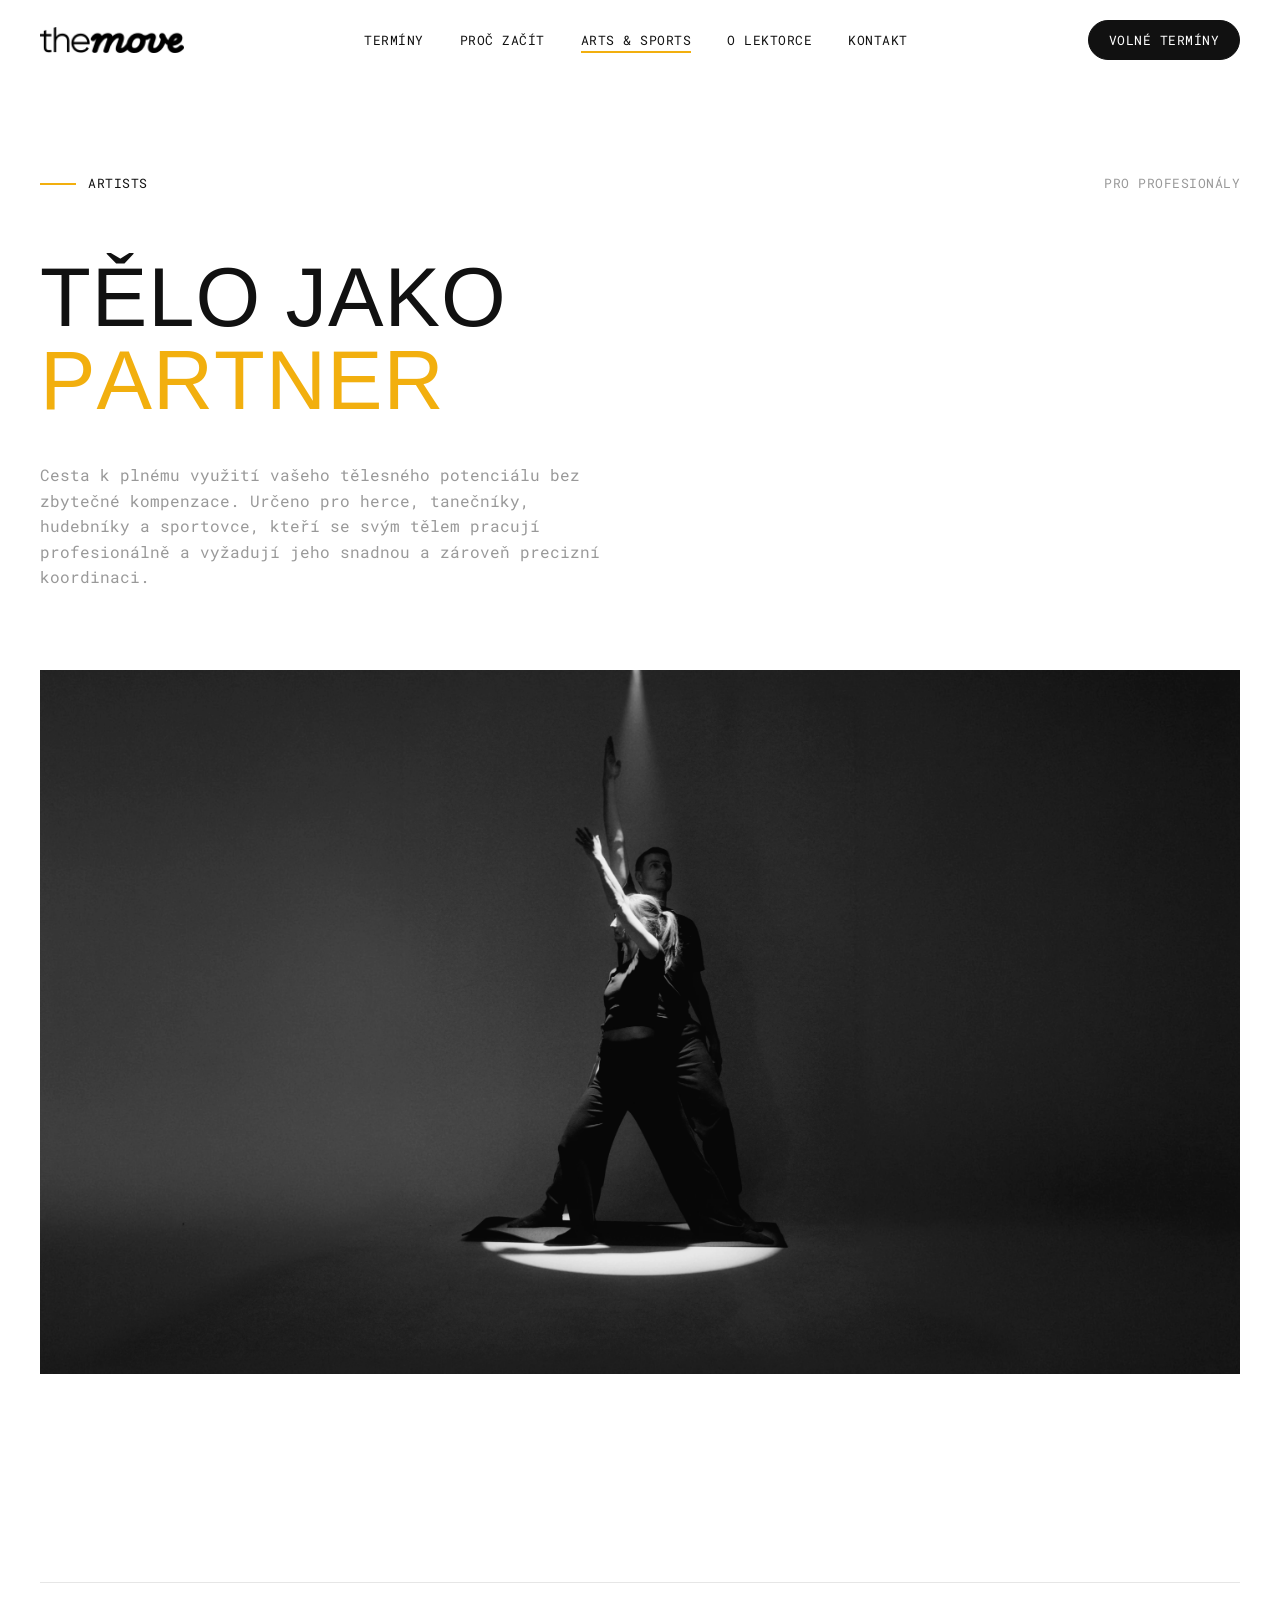
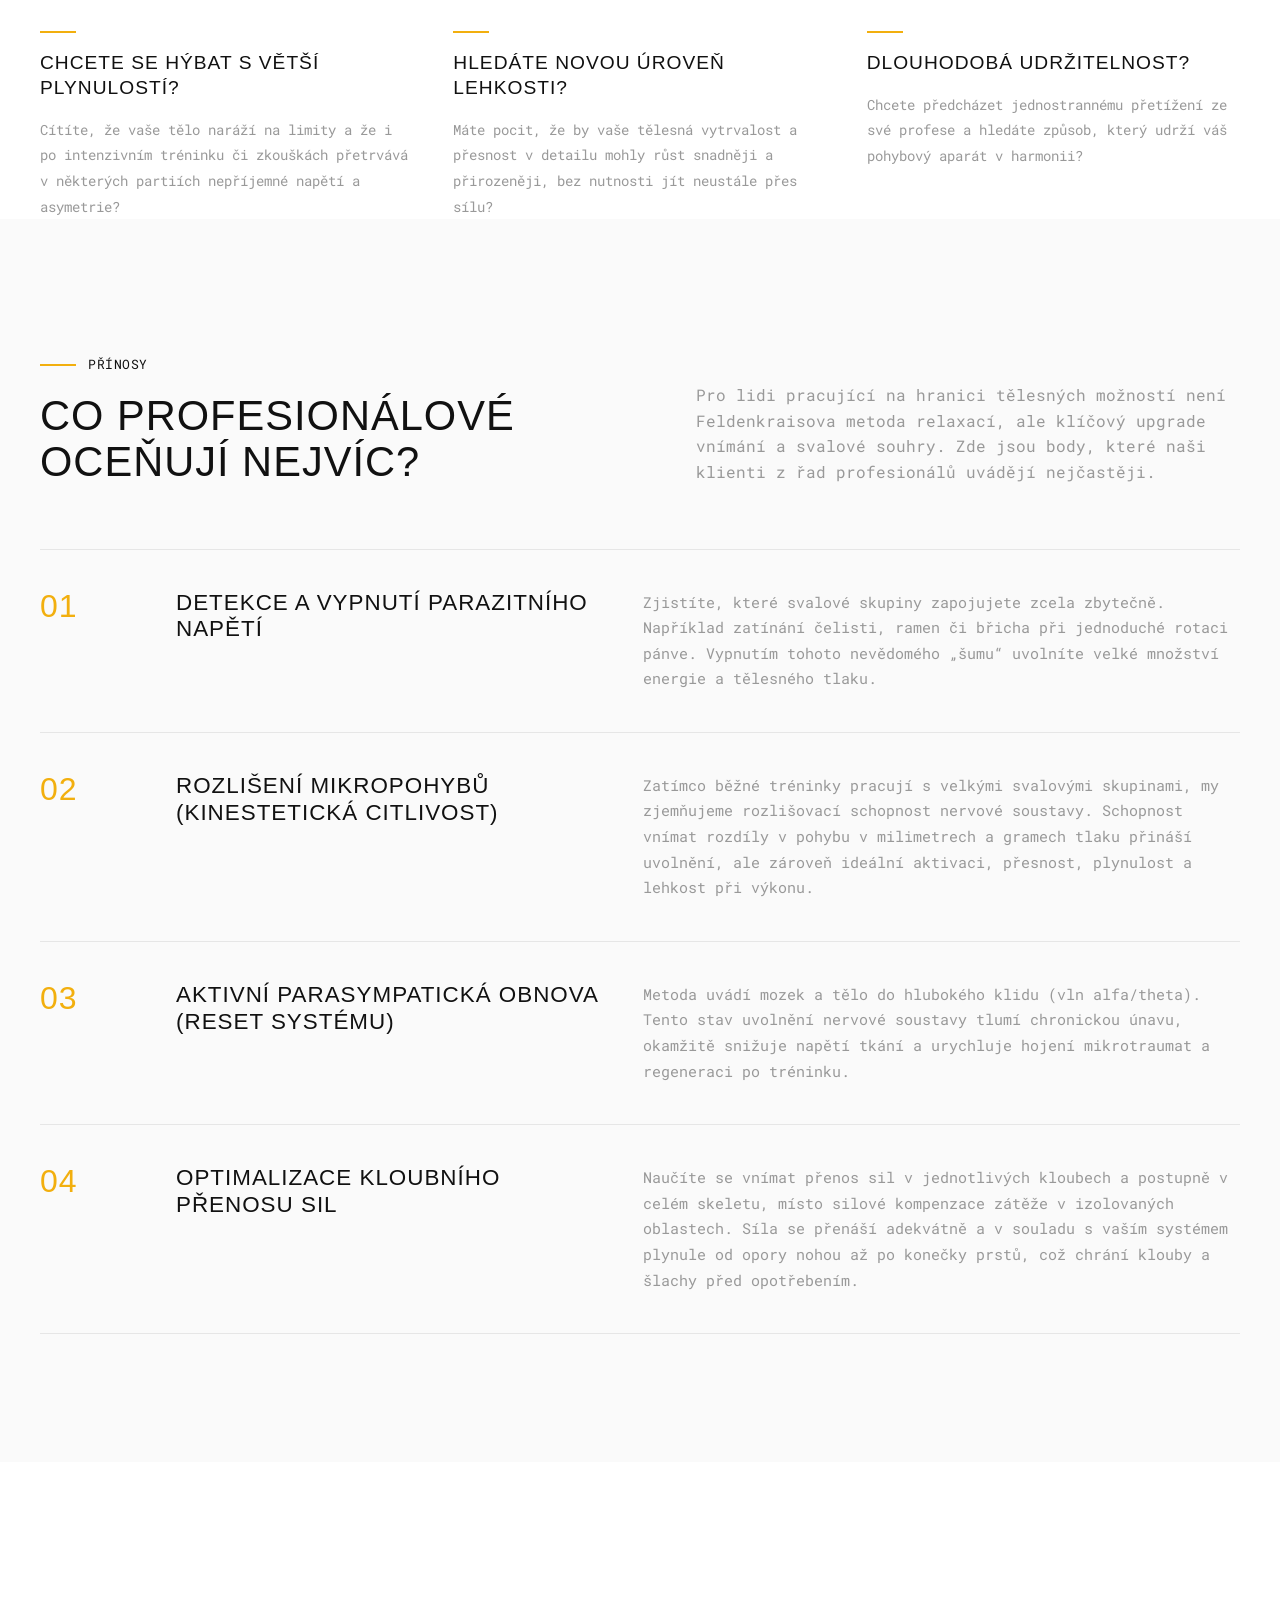
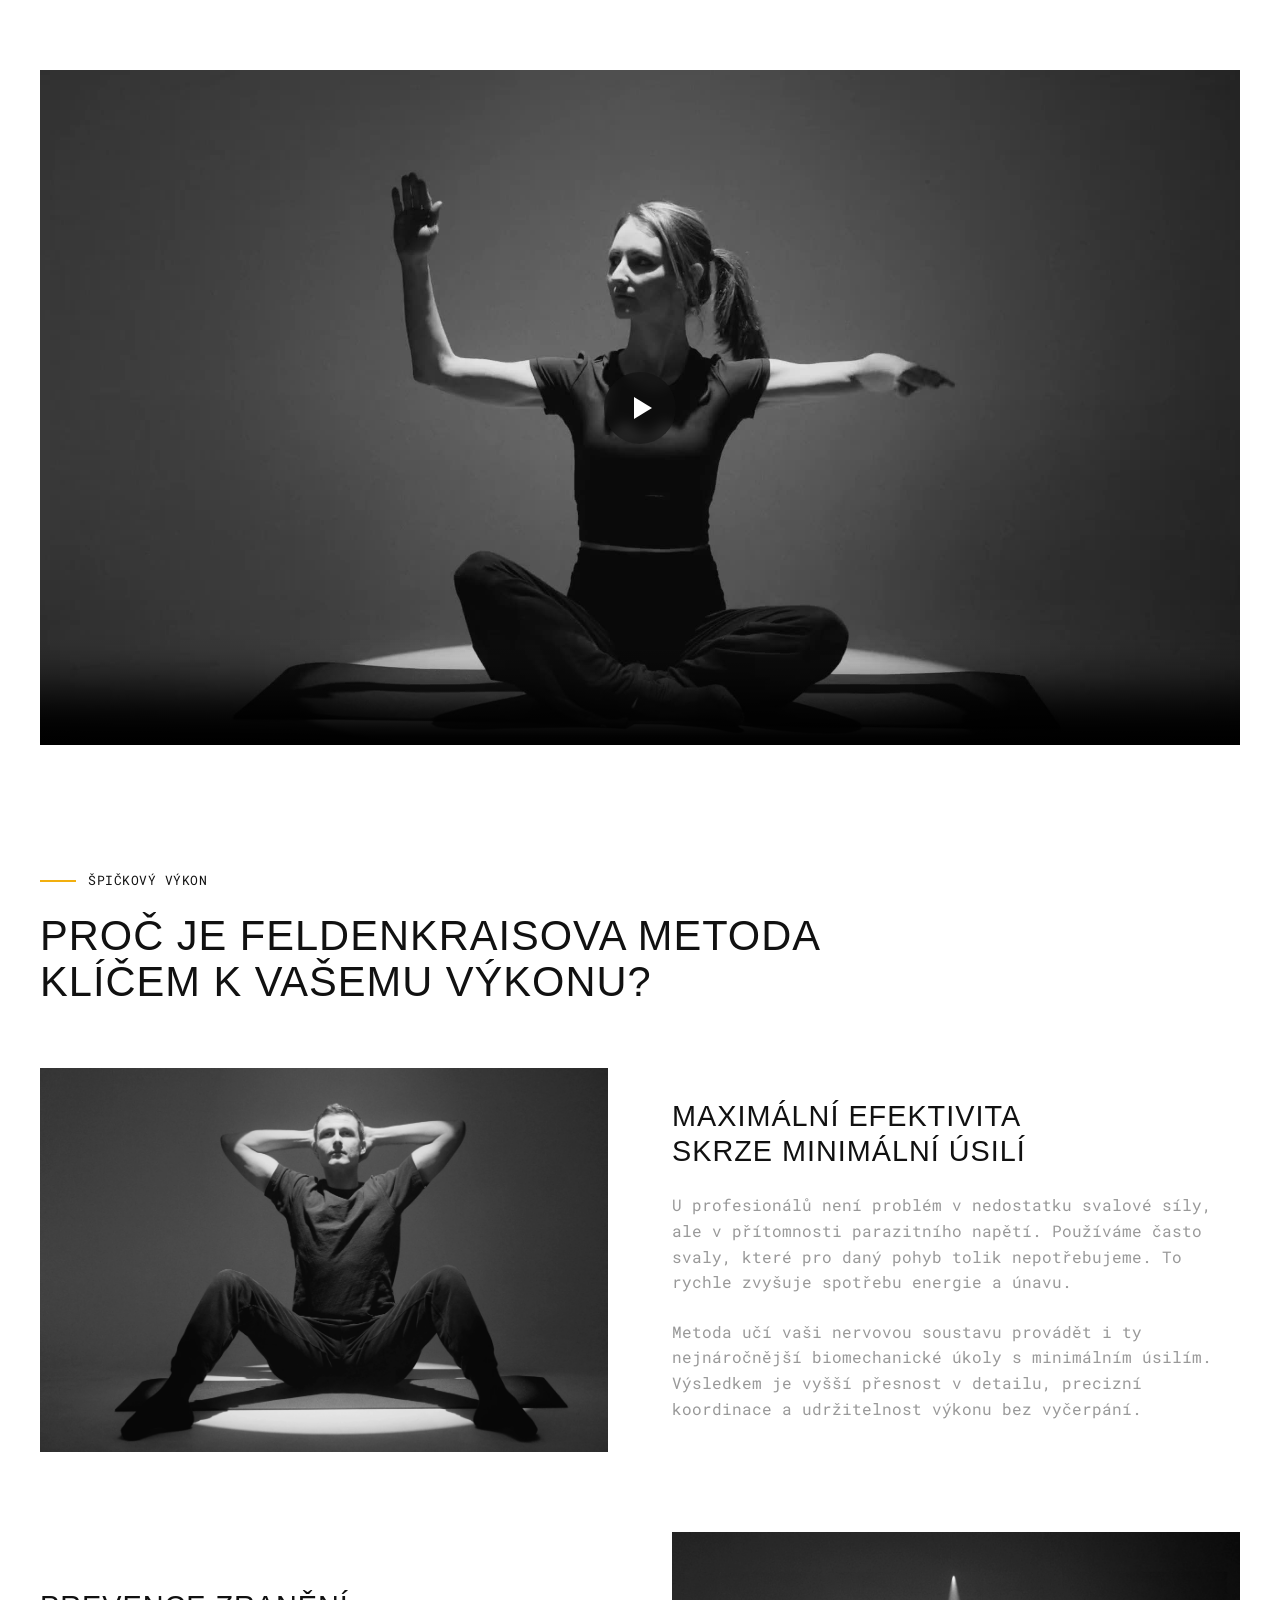
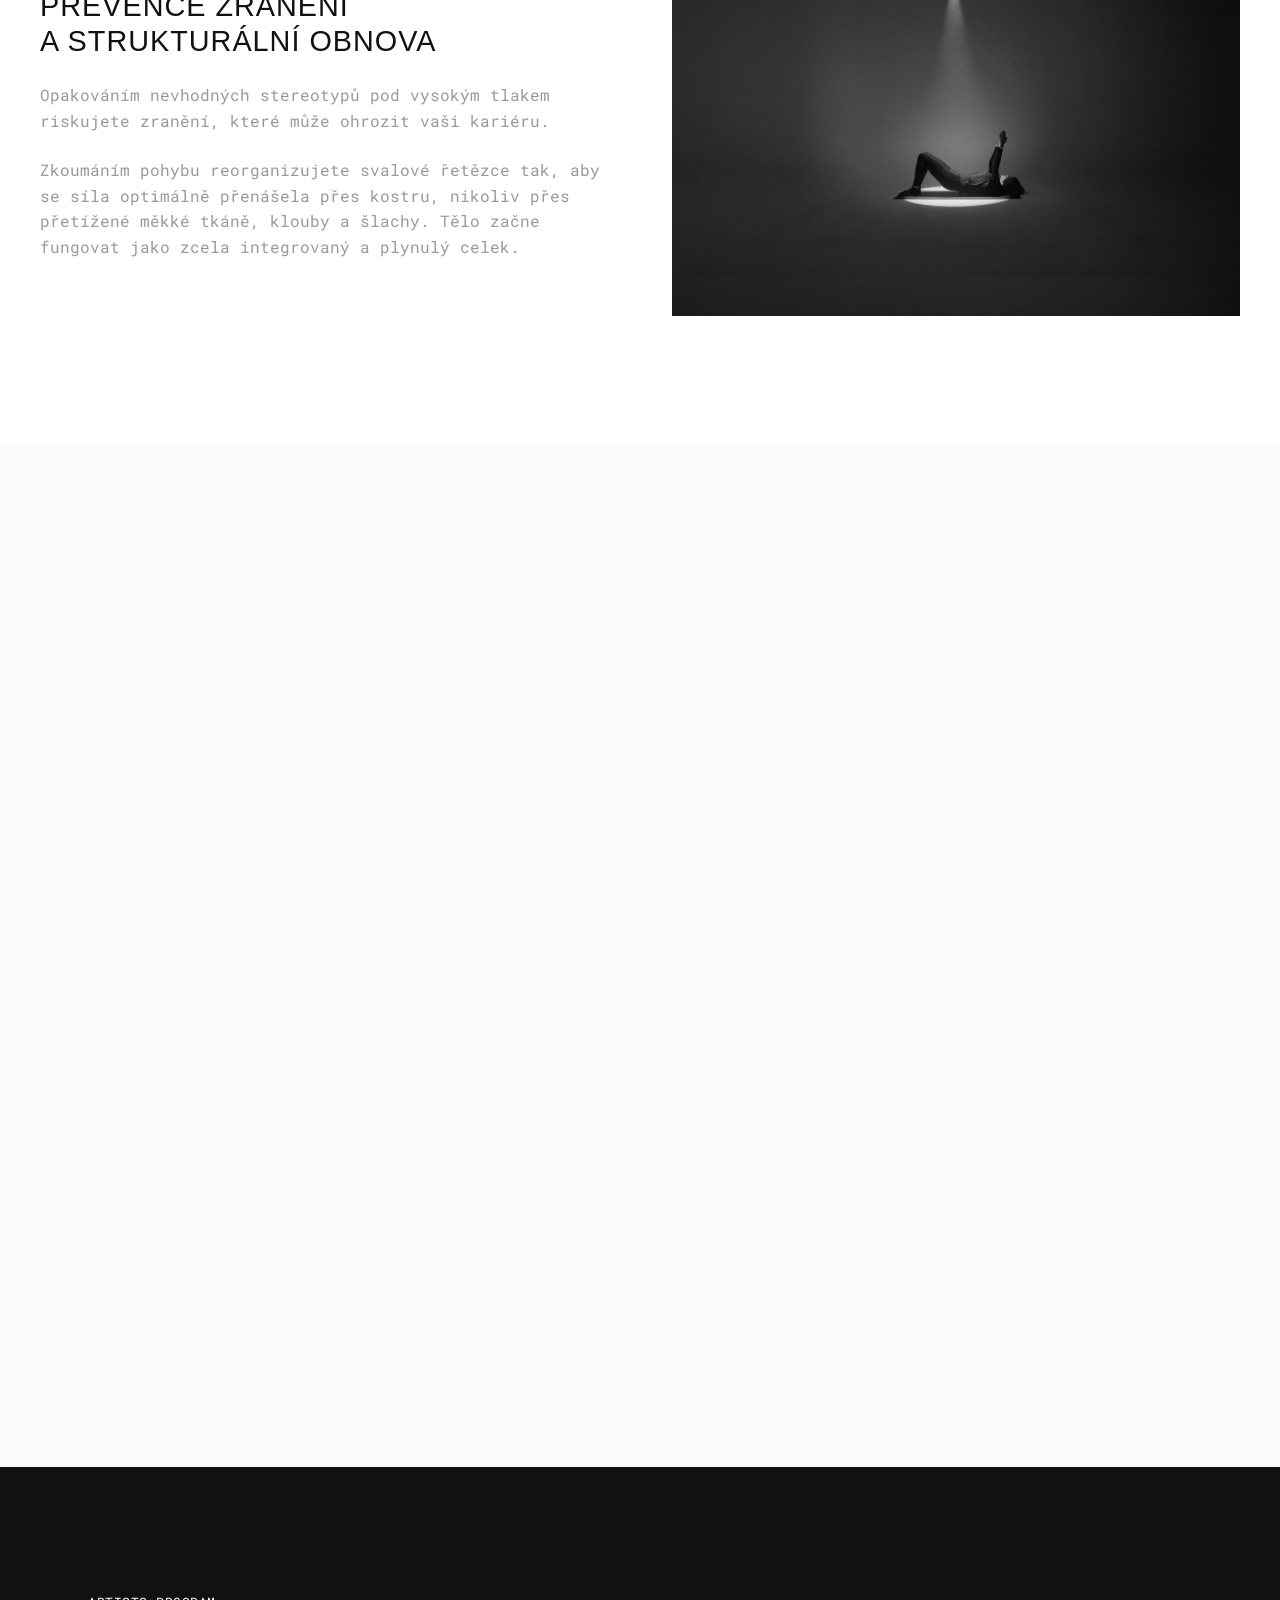
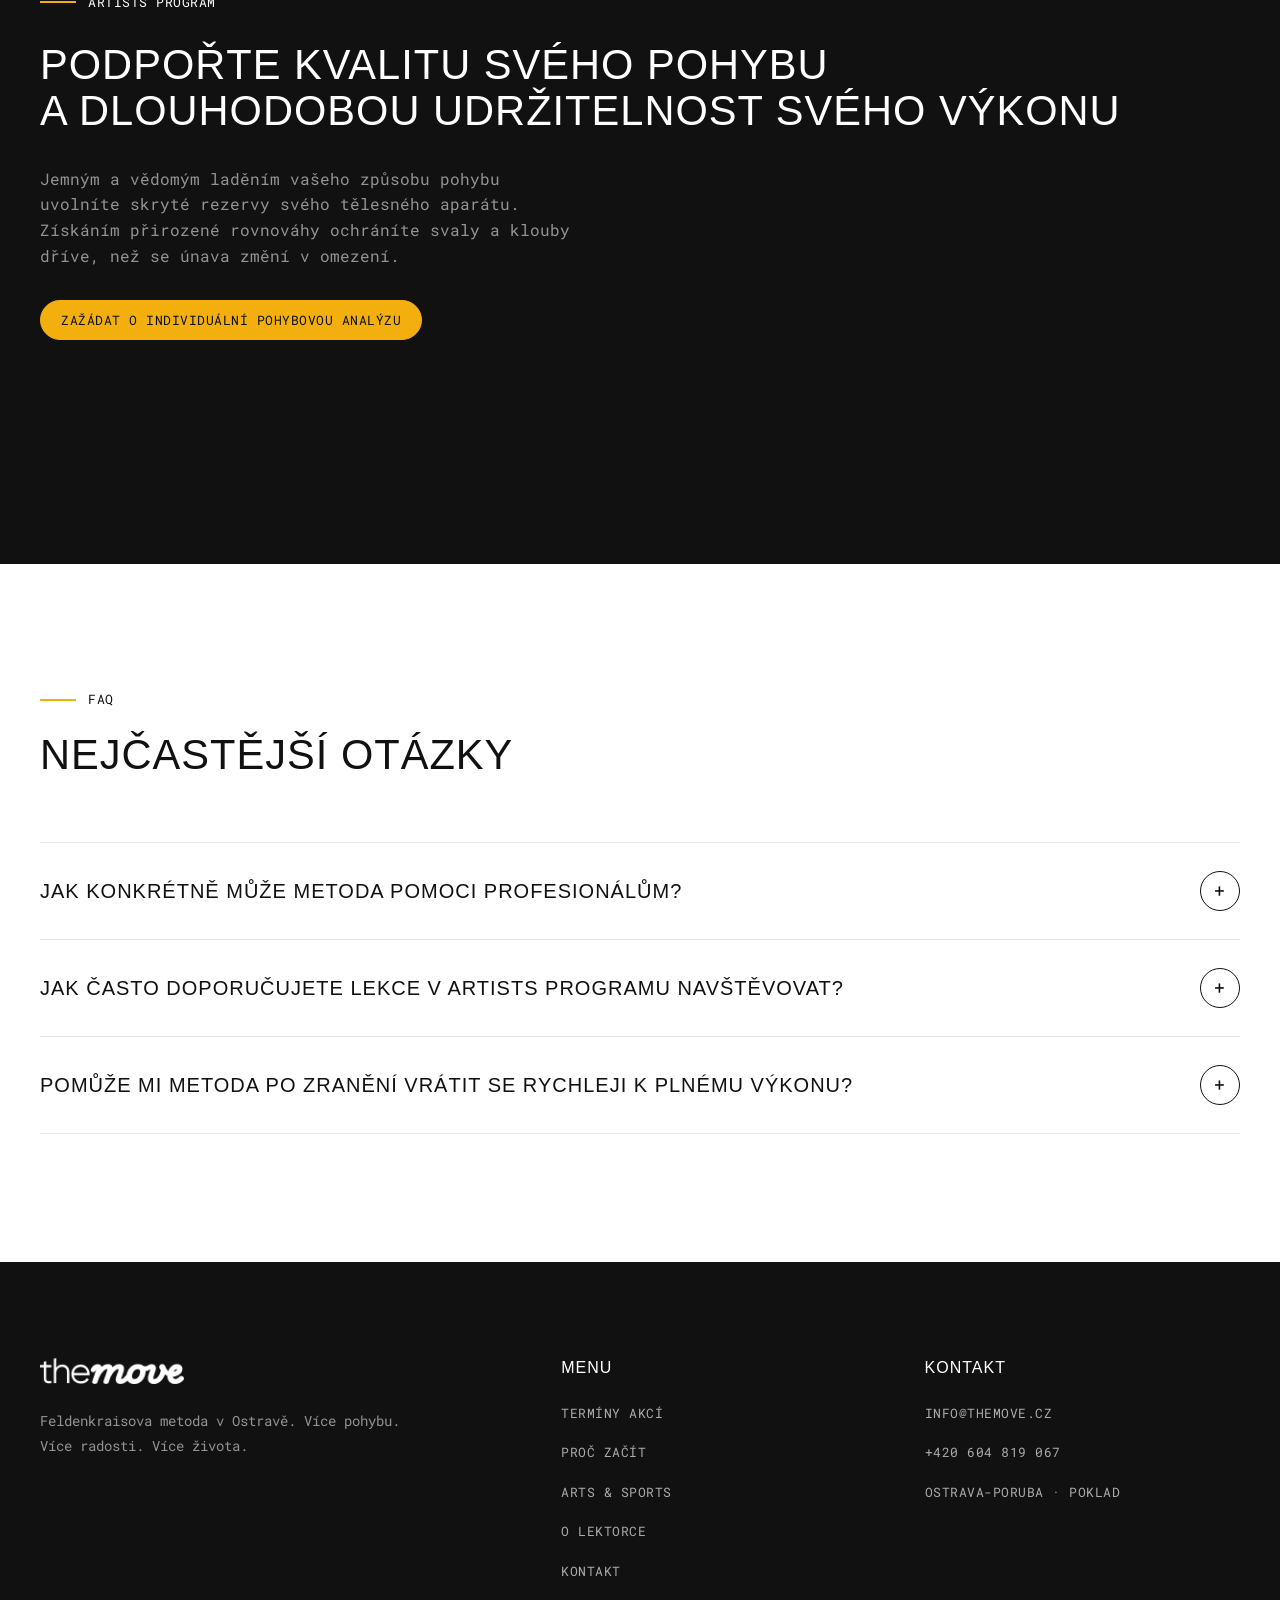
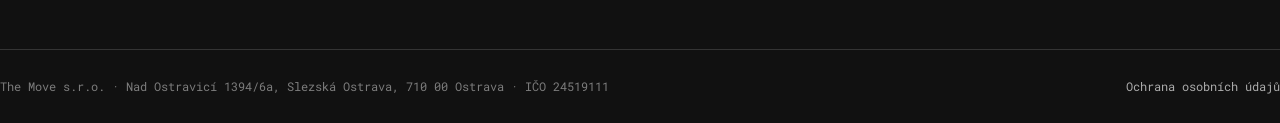
<file: artists.html>
<!DOCTYPE html>
<html lang="cs">
<head>
  <meta charset="UTF-8">
  <meta name="viewport" content="width=device-width, initial-scale=1.0">
  <meta name="google-site-verification" content="vGgKnA8cwMXbeHBE8pRr9Jo4e9qX8RQG9WnMK0uYkx0">
  <title>Artists · The Move | Feldenkraisova metoda pro profesionály</title>
  <meta name="description" content="Feldenkraisova metoda pro herce, tanečníky, hudebníky a sportovce. Tělo jako partner. Plné využití tělesného potenciálu bez zbytečné kompenzace.">
  <link rel="preconnect" href="https://fonts.googleapis.com">
  <link rel="preconnect" href="https://fonts.gstatic.com" crossorigin>
  <link href="https://api.fontshare.com/v2/css?f[]=general-sans@400,500&display=swap" rel="stylesheet">
  <link href="https://fonts.googleapis.com/css2?family=Roboto+Mono:wght@400;500&display=swap" rel="stylesheet">
  <link rel="stylesheet" href="css/style.css?v=144dc403">
  <link rel="icon" type="image/svg+xml" href="assets/img/favicon.svg">
</head>
<body>

  <!-- ===== Navigace ===== -->
  <header class="nav">
    <div class="container nav-inner">
      <a href="index.html" class="nav-logo" aria-label="The Move, úvodní stránka">
        <img src="assets/img/logo.webp" alt="The Move" width="600" height="108">
      </a>

      <nav>
        <ul class="nav-menu" id="nav-menu">
          <li><a class="nav-link" href="terminy.html">Termíny</a></li>
          <li><a class="nav-link" href="jak-zacit.html">Proč začít</a></li>
          <li><a class="nav-link is-active" href="artists.html">Arts &amp; sports</a></li>
          <li><a class="nav-link" href="o-lektorce.html">O lektorce</a></li>
          <li><a class="nav-link" href="index.html#kontakt">Kontakt</a></li>
        </ul>
      </nav>

      <a href="terminy.html" class="button button--solid nav-cta">Volné termíny</a>

      <button class="nav-burger" aria-label="Otevřít menu" aria-expanded="false" aria-controls="nav-menu">
        <span></span><span></span><span></span>
      </button>
    </div>
  </header>

  <main>

    <!-- ===== Hero ===== -->
    <section class="hero">
      <div class="container">
        <div class="hero-topline reveal">
          <span class="label">Artists</span>
          <span class="label label--plain text-grey">Pro profesionály</span>
        </div>

        <h1 class="h-medium">
          <span class="mask-line"><span>Tělo jako</span></span>
          <span class="mask-line" style="--reveal-delay:.12s"><span><em class="text-yellow" style="font-style:normal">partner</em></span></span>
        </h1>

        <p class="hero-sub reveal" style="--reveal-delay:.3s">
          Cesta k plnému využití vašeho tělesného potenciálu bez zbytečné
          kompenzace. Určeno pro herce, tanečníky, hudebníky a sportovce,
          kteří se svým tělem pracují profesionálně a vyžadují jeho snadnou
          a zároveň precizní koordinaci.
        </p>

        <figure class="hero-media reveal" style="--reveal-delay:.4s">
          <img src="assets/img/photo-05.webp" alt="Tanečnice ve světle reflektoru na tmavé scéně">
          <svg class="curve-svg curve-anim-draw hero-curve" viewBox="0 0 900 500" aria-hidden="true">
            <path pathLength="1" d="M -10 560 C 140 340 250 235 345 250 C 470 270 555 335 655 322 C 700 316 712 265 722 200 C 733 128 762 62 832 50 C 900 40 940 70 960 110"/>
          </svg>
        </figure>
      </div>
    </section>

    <!-- ===== Problémy profesionálů ===== -->
    <section class="section section--top">
      <div class="container">
        <div class="pains">
          <div class="pain reveal">
            <h3 class="h5">Chcete se hýbat s větší plynulostí?</h3>
            <p>Cítíte, že vaše tělo naráží na limity a že i po intenzivním
            tréninku či zkouškách přetrvává v některých partiích nepříjemné
            napětí a asymetrie?</p>
          </div>
          <div class="pain reveal" style="--reveal-delay:.1s">
            <h3 class="h5">Hledáte novou úroveň lehkosti?</h3>
            <p>Máte pocit, že by vaše tělesná vytrvalost a přesnost v detailu
            mohly růst snadněji a přirozeněji, bez nutnosti jít neustále
            přes sílu?</p>
          </div>
          <div class="pain reveal" style="--reveal-delay:.2s">
            <h3 class="h5">Dlouhodobá udržitelnost?</h3>
            <p>Chcete předcházet jednostrannému přetížení ze své profese
            a hledáte způsob, který udrží váš pohybový aparát v harmonii?</p>
          </div>
        </div>
      </div>
    </section>

    <!-- ===== Co profesionálové oceňují ===== -->
    <section class="section bg-soft">
      <div class="container">
        <div class="section-head section-head--split">
          <div class="reveal">
            <span class="label">Přínosy</span>
            <h2 class="h2" style="margin-top:1.25rem">Co profesionálové<br>oceňují nejvíc?</h2>
          </div>
          <p class="text-grey reveal" style="--reveal-delay:.15s">
            Pro lidi pracující na hranici tělesných možností není
            Feldenkraisova metoda relaxací, ale klíčový upgrade vnímání
            a svalové souhry. Zde jsou body, které naši klienti z řad
            profesionálů uvádějí nejčastěji.
          </p>
        </div>

        <div class="numbered">
          <div class="numbered-item reveal">
            <span class="num">01</span>
            <h3 class="h4">Detekce a vypnutí parazitního napětí</h3>
            <p>Zjistíte, které svalové skupiny zapojujete zcela zbytečně.
            Například zatínání čelisti, ramen či břicha při jednoduché rotaci
            pánve. Vypnutím tohoto nevědomého „šumu“ uvolníte velké množství
            energie a tělesného tlaku.</p>
          </div>
          <div class="numbered-item reveal">
            <span class="num">02</span>
            <h3 class="h4">Rozlišení mikropohybů<br>(kinestetická citlivost)</h3>
            <p>Zatímco běžné tréninky pracují s velkými svalovými skupinami, my
            zjemňujeme rozlišovací schopnost nervové soustavy. Schopnost vnímat
            rozdíly v pohybu v milimetrech a gramech tlaku přináší uvolnění,
            ale zároveň ideální aktivaci, přesnost, plynulost a lehkost
            při výkonu.</p>
          </div>
          <div class="numbered-item reveal">
            <span class="num">03</span>
            <h3 class="h4">Aktivní parasympatická obnova<br>(reset systému)</h3>
            <p>Metoda uvádí mozek a tělo do hlubokého klidu (vln alfa/theta).
            Tento stav uvolnění nervové soustavy tlumí chronickou únavu,
            okamžitě snižuje napětí tkání a urychluje hojení mikrotraumat
            a regeneraci po tréninku.</p>
          </div>
          <div class="numbered-item reveal">
            <span class="num">04</span>
            <h3 class="h4">Optimalizace kloubního přenosu sil</h3>
            <p>Naučíte se vnímat přenos sil v jednotlivých kloubech a postupně
            v celém skeletu, místo silové kompenzace zátěže v izolovaných
            oblastech. Síla se přenáší adekvátně a v souladu s vaším systémem
            plynule od opory nohou až po konečky prstů, což chrání klouby
            a šlachy před opotřebením.</p>
          </div>
        </div>
      </div>
    </section>

    <!-- ===== Video Artists ===== -->
    <section class="section section--top">
      <div class="container">
        <figure class="band-video reveal">
          <video src="assets/video/artists.mp4" controls playsinline
                 preload="metadata" poster="assets/img/artists-poster.jpg">
            Váš prohlížeč nepodporuje přehrávání videa.
            <a href="assets/video/artists.mp4">Stáhnout video</a>
          </video>
        </figure>
      </div>
    </section>

    <!-- ===== Proč FM pro výkon ===== -->
    <section class="section">
      <div class="container">
        <div class="section-head">
          <span class="label reveal">Špičkový výkon</span>
          <h2 class="h2 reveal" style="--reveal-delay:.1s">Proč je Feldenkraisova metoda<br>klíčem k vašemu výkonu?</h2>
        </div>

        <div class="split">
          <figure class="split-media reveal">
            <img src="assets/img/photo-09.webp" alt="Cvičící v hlubokém dřepu ve světle reflektoru" loading="lazy">
          </figure>
          <div class="split-body reveal" style="--reveal-delay:.15s">
            <h3 class="h3">Maximální efektivita<br>skrze minimální úsilí</h3>
            <p>U profesionálů není problém v nedostatku svalové síly, ale
            v přítomnosti parazitního napětí. Používáme často svaly, které
            pro daný pohyb tolik nepotřebujeme. To rychle zvyšuje
            spotřebu energie a únavu.</p>
            <p>Metoda učí vaši nervovou soustavu provádět i ty nejnáročnější
            biomechanické úkoly s minimálním úsilím. Výsledkem je vyšší přesnost
            v detailu, precizní koordinace a udržitelnost výkonu bez vyčerpání.</p>
          </div>
        </div>

        <div class="split split--reverse" style="margin-top:5rem">
          <figure class="split-media reveal">
            <img src="assets/img/photo-08.webp" alt="Cvičící v mostu ve světle reflektoru na tmavé scéně" loading="lazy">
          </figure>
          <div class="split-body reveal" style="--reveal-delay:.15s">
            <h3 class="h3">Prevence zranění<br>a strukturální obnova</h3>
            <p>Opakováním nevhodných stereotypů pod vysokým tlakem riskujete
            zranění, které může ohrozit vaši kariéru.</p>
            <p>Zkoumáním pohybu reorganizujete svalové řetězce tak, aby se síla
            optimálně přenášela přes kostru, nikoliv přes přetížené měkké tkáně,
            klouby a šlachy. Tělo začne fungovat jako zcela integrovaný
            a plynulý celek.</p>
          </div>
        </div>
      </div>
    </section>

    <!-- ===== Propojení dvou světů ===== -->
    <section class="section bg-soft">
      <div class="container">
        <div class="section-head">
          <span class="label reveal">Propojení dvou světů</span>
        </div>

        <div class="trainer-grid">
          <div class="trainer-card reveal">
            <svg class="curve-svg curve-anim-rise" viewBox="0 0 900 500" aria-hidden="true">
              <path pathLength="1" d="M 940 240 C 810 255 690 285 630 345 C 585 392 565 460 558 540"/>
            </svg>
            <h2 class="h3">Víme, jaké to je pracovat na hranici tělesných možností pod tlakem okolí.</h2>
            <p>
              Lenka jako fyzioterapeutka dokáže provést analýzu
              vašich svalových dysbalancí, asymetrií či starých poúrazových
              kompenzací.
            </p>
            <p>
              Zároveň jako bývalá profesionální tanečnice chápe specifické
              nároky, které na své tělo kladou umělci, sportovci a lidé, pro
              které je tělo hlavním vyjadřovacím i pracovním nástrojem. Zná
              tlak na výkon i únavu po hodinách náročných zkoušek.
            </p>
            <blockquote>
              „S Lenkou získáte průvodkyni, která mluví jazykem fyzioterapie
              i čistého jevištního či sportovního vyjádření.“
            </blockquote>
            <a href="o-lektorce.html" class="link-arrow">Vědět více o Lence <span class="arrow">→</span></a>
          </div>

          <figure class="trainer-photo trainer-photo--video reveal" style="--reveal-delay:.15s">
            <video src="assets/video/o-lektorce.mp4" poster="assets/img/o-lektorce-poster.jpg"
                   autoplay muted loop playsinline preload="metadata" aria-hidden="true"></video>
          </figure>
        </div>
      </div>
    </section>

    <!-- ===== CTA na termíny ===== -->
    <section class="section bg-dark cta-band">
      <svg class="curve-svg curve-anim-float" viewBox="0 0 900 500" aria-hidden="true">
        <path pathLength="1" d="M 940 240 C 810 255 690 285 630 345 C 585 392 565 460 558 540"/>
      </svg>
      <div class="container cta-inner">
        <span class="label reveal" style="color:#fff">Artists program</span>
        <h2 class="h2 reveal" style="--reveal-delay:.1s">Podpořte kvalitu svého pohybu<br>a dlouhodobou udržitelnost svého výkonu</h2>
        <p class="text-grey reveal" style="--reveal-delay:.2s;max-width:34rem">
          Jemným a vědomým laděním vašeho způsobu pohybu uvolníte skryté
          rezervy svého tělesného aparátu. Získáním přirozené rovnováhy
          ochráníte svaly a klouby dříve, než se únava změní v omezení.
        </p>
        <a href="index.html#kontakt" class="button button--yellow reveal" style="--reveal-delay:.3s">Zažádat o individuální pohybovou analýzu</a>
      </div>
    </section>

    <!-- ===== FAQ ===== -->
    <section class="section">
      <div class="container">
        <div class="section-head">
          <span class="label reveal">FAQ</span>
          <h2 class="h2 reveal" style="--reveal-delay:.1s">Nejčastější otázky</h2>
        </div>

        <div class="faq-list reveal">
          <div class="faq-item">
            <button class="faq-question" aria-expanded="false">
              Jak konkrétně může metoda pomoci profesionálům?
              <span class="faq-icon">+</span>
            </button>
            <div class="faq-answer">
              <p>Pomáhá odhalit parazitní napětí, které nevědomky spotřebovává
              energii. Zpřesněním kinestetické citlivosti získáte větší
              plynulost, lehkost při složitých technických pasážích a ideální
              přenos sil skrze kostru bez přetěžování kloubů.</p>
            </div>
          </div>
          <div class="faq-item">
            <button class="faq-question" aria-expanded="false">
              Jak často doporučujete lekce v Artists programu navštěvovat?
              <span class="faq-icon">+</span>
            </button>
            <div class="faq-answer">
              <p>Pro hlubokou integraci nových vzorců doporučujeme lekci jednou až dvakrát
              týdně. Lze je skvěle kombinovat s vaším stávajícím tréninkem či
              zkouškovým plánem, neboť metoda tělo nevyčerpává, ale naopak
              regeneruje. Možná je taky kombinace lekcí a individuálního
              přístupu.</p>
            </div>
          </div>
          <div class="faq-item">
            <button class="faq-question" aria-expanded="false">
              Pomůže mi metoda po zranění vrátit se rychleji k plnému výkonu?
              <span class="faq-icon">+</span>
            </button>
            <div class="faq-answer">
              <p>Ano. Metoda zlepšuje způsob, jakým mozek organizuje pohyb,
              hledá způsoby, jak se vyhnout bolestivému napětí a zapojit celé
              tělo efektivněji a kvalitněji.</p>
            </div>
          </div>
        </div>
      </div>
    </section>

  </main>

  <!-- ===== Footer ===== -->
  <footer class="footer">
    <div class="container footer-top">
      <div class="footer-col">
        <img src="assets/img/logo.webp" alt="The Move" style="height:26px;width:auto;filter:invert(1);margin-bottom:1.5rem">
        <p class="footer-tagline">Feldenkraisova metoda v Ostravě. Více pohybu.
        Více radosti. Více života.</p>
      </div>
      <div class="footer-col">
        <h4 class="h6">Menu</h4>
        <ul>
          <li><a href="terminy.html">Termíny akcí</a></li>
          <li><a href="jak-zacit.html">Proč začít</a></li>
          <li><a href="artists.html">Arts &amp; sports</a></li>
          <li><a href="o-lektorce.html">O lektorce</a></li>
          <li><a href="index.html#kontakt">Kontakt</a></li>
        </ul>
      </div>
      <div class="footer-col">
        <h4 class="h6">Kontakt</h4>
        <ul>
          <li><a href="mailto:info@themove.cz">info@themove.cz</a></li>
          <li><a href="tel:+420604819067">+420 604 819 067</a></li>
          <li><a href="index.html#terminy">Ostrava-Poruba · Poklad</a></li>
        </ul>
      </div>
    </div>

    <div class="container footer-bottom">
      <span class="footer-company">The Move s.r.o. · Nad Ostravicí 1394/6a, Slezská Ostrava, 710 00 Ostrava · IČO 24519111</span>
      <span><a href="ochrana-osobnich-udaju.html">Ochrana osobních údajů</a></span>
    </div>
  </footer>

  <script src="js/main.js?v=7fc27e05"></script>
  <!-- Cloudflare Web Analytics -->
  <script type='module' src='https://static.cloudflareinsights.com/beacon.min.js' data-cf-beacon='{"token": "f0dfa562e08c4e3f8f558e6528ef04cc"}'></script>
  <!-- End Cloudflare Web Analytics -->
</body>
</html>
</file>
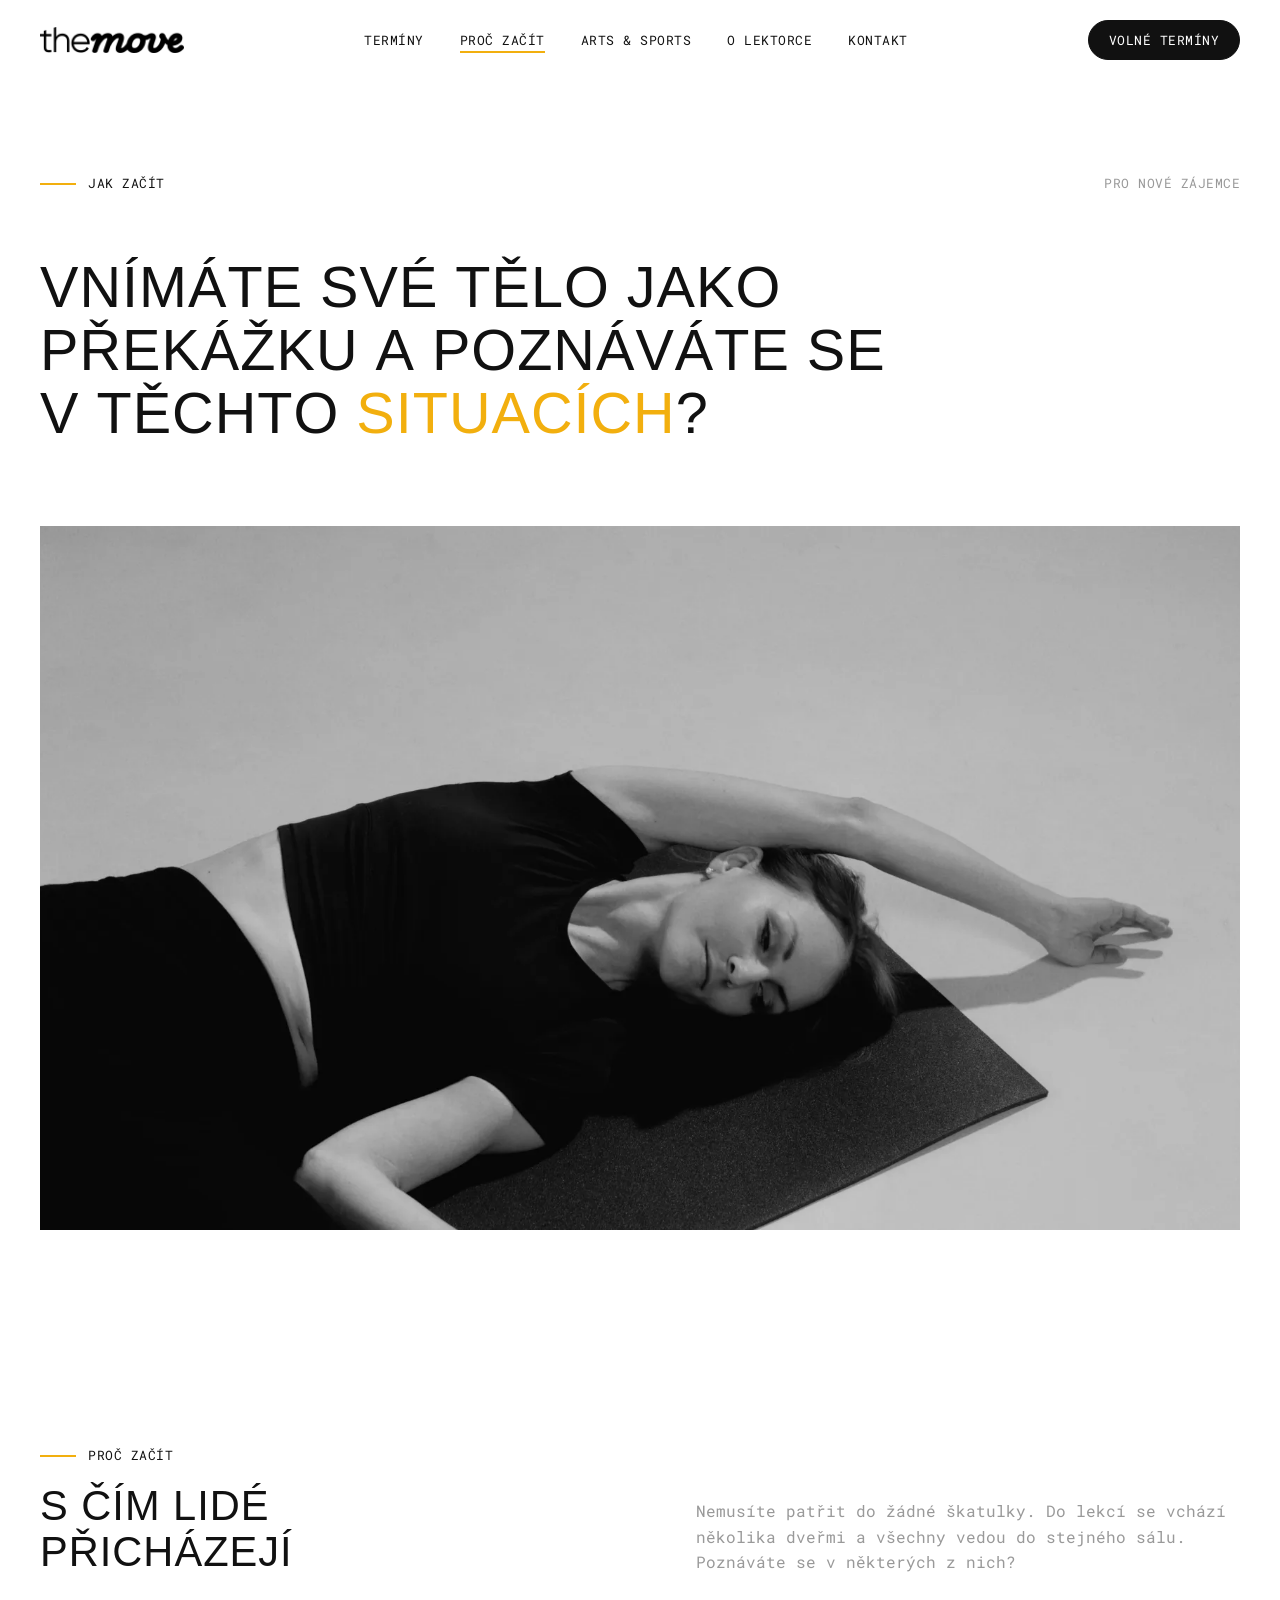
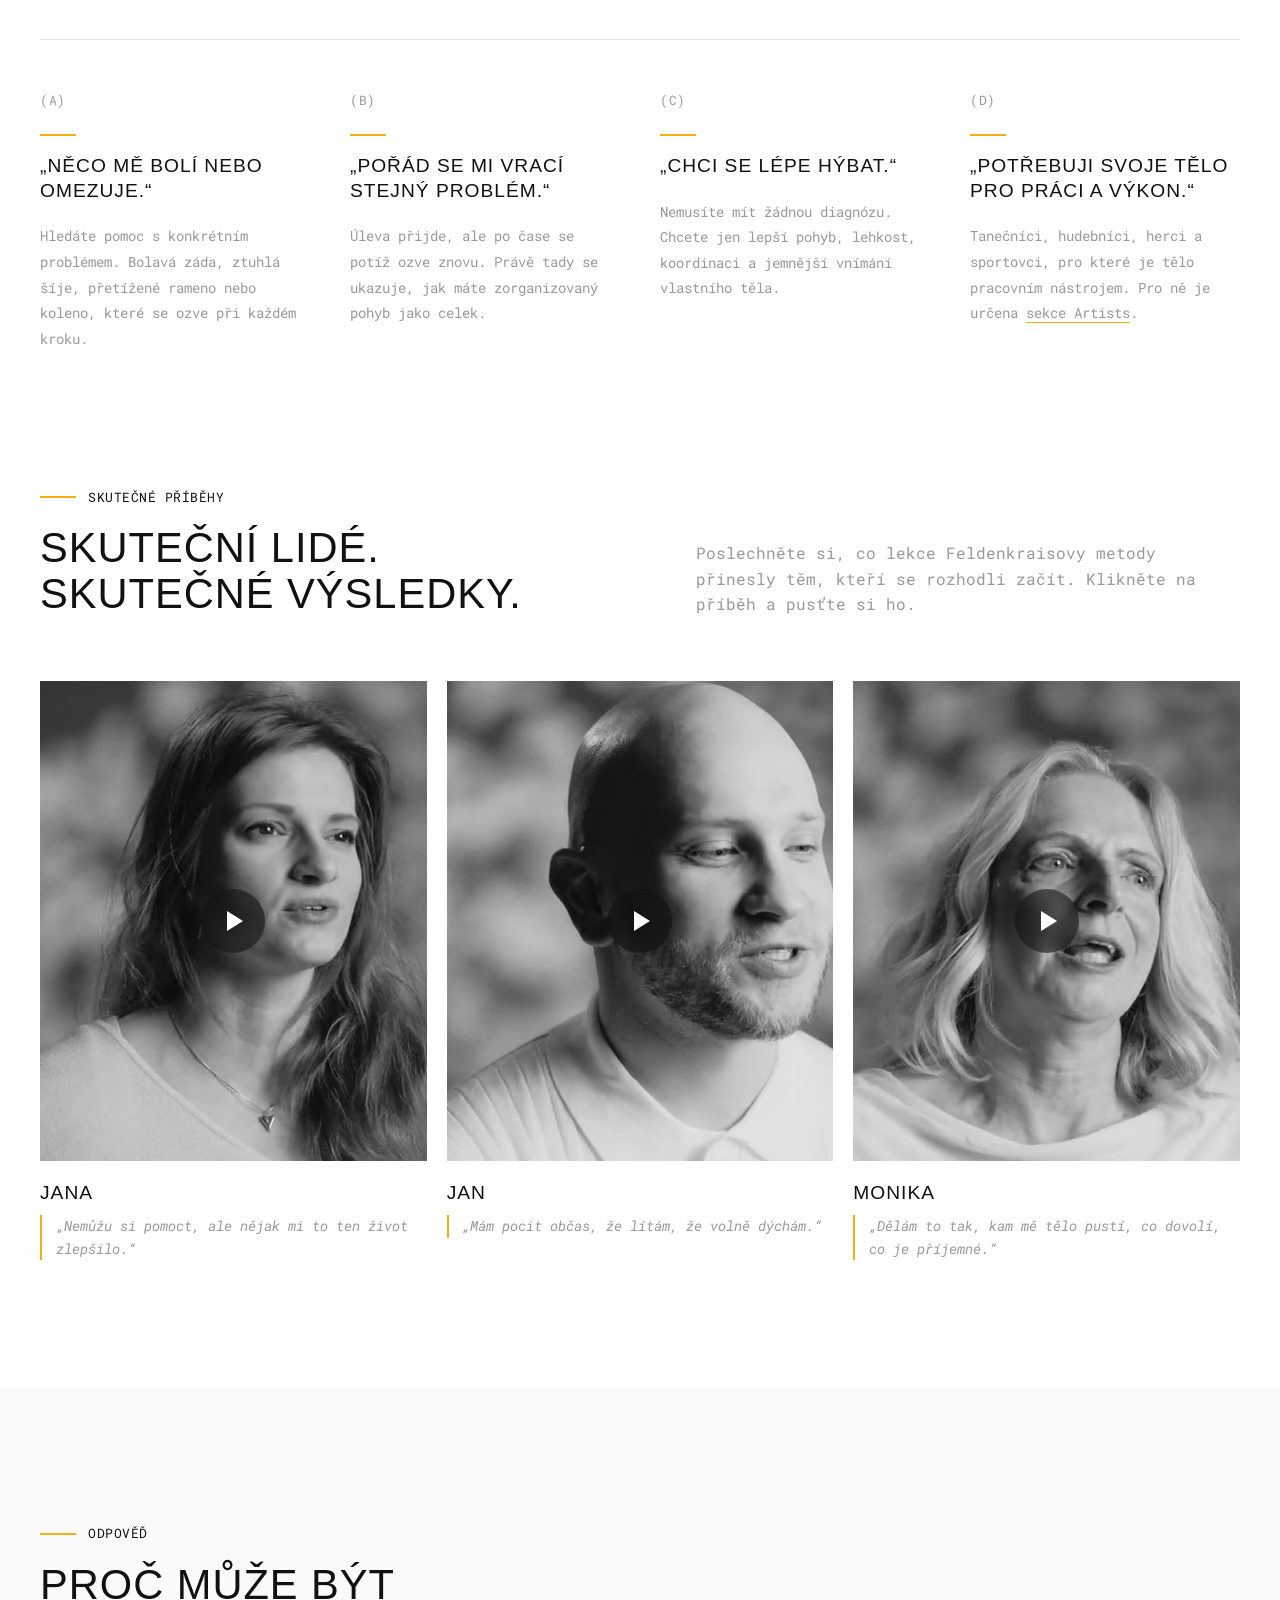
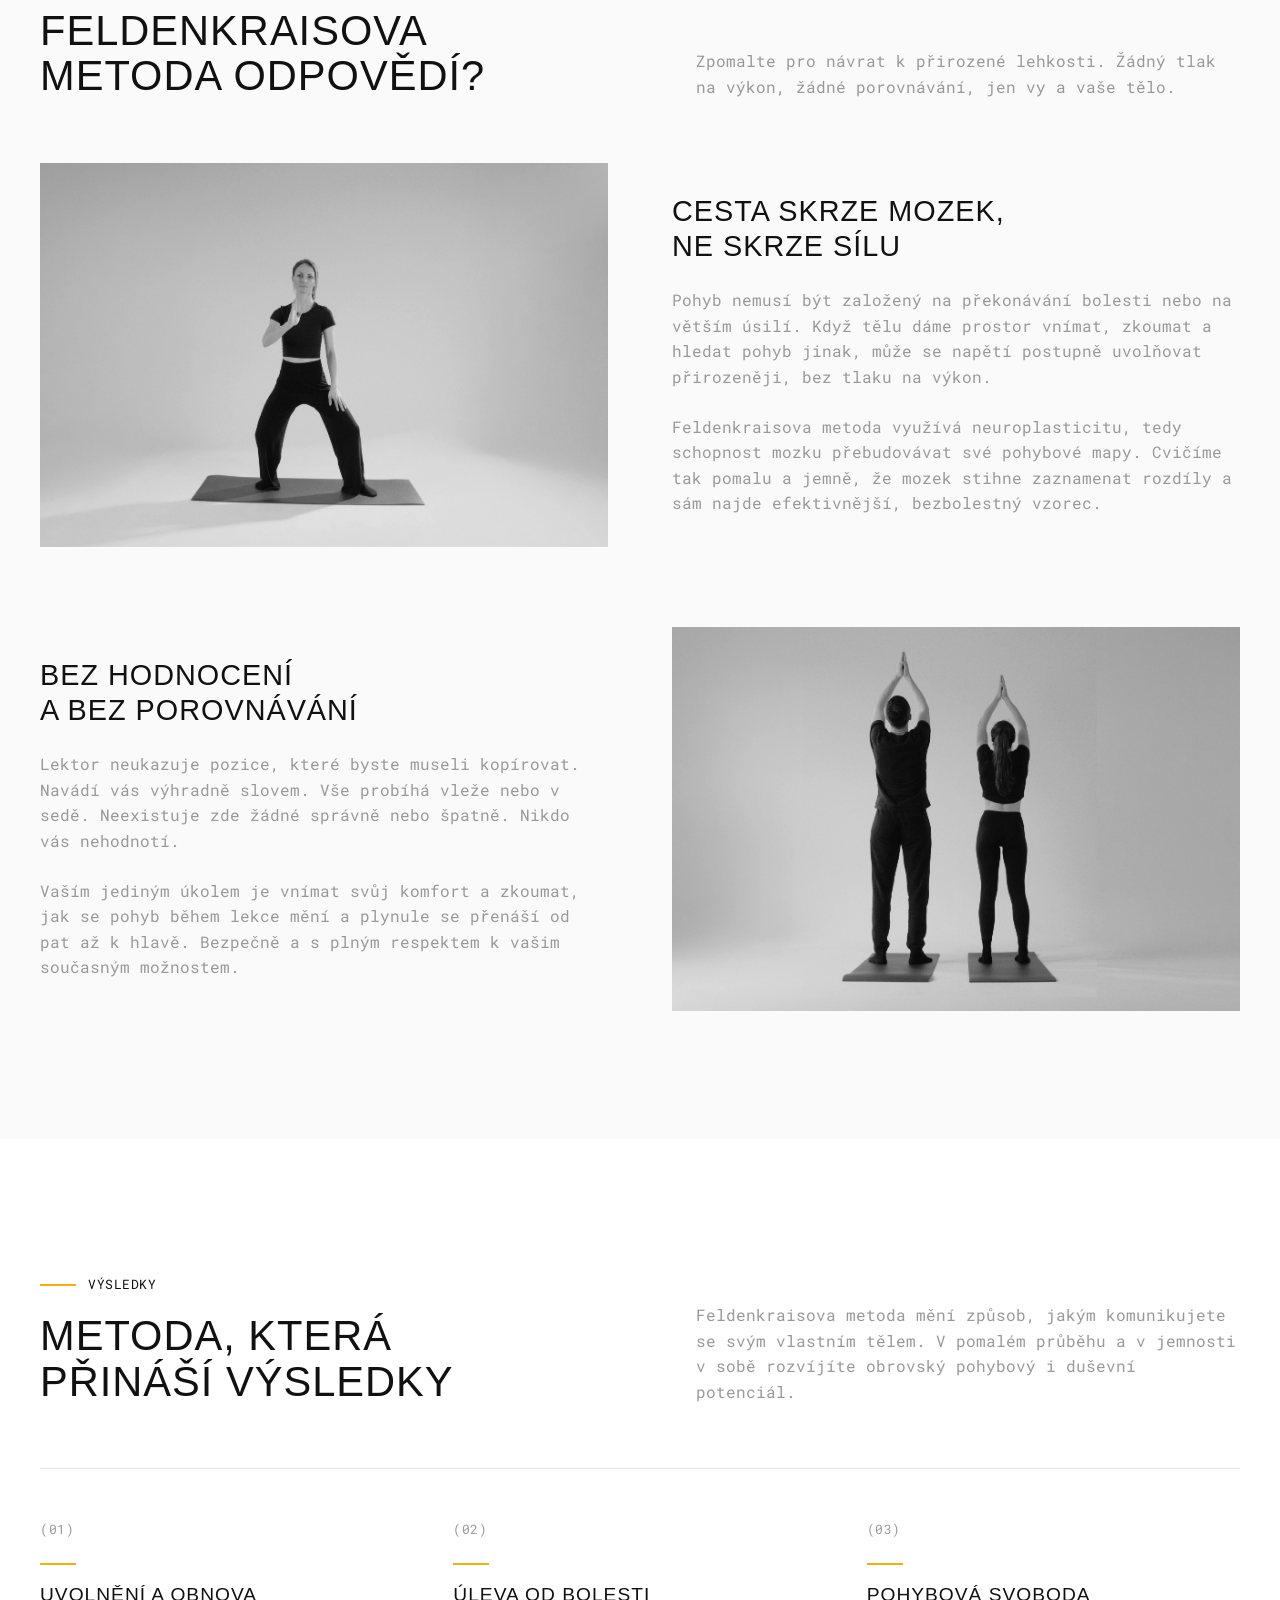
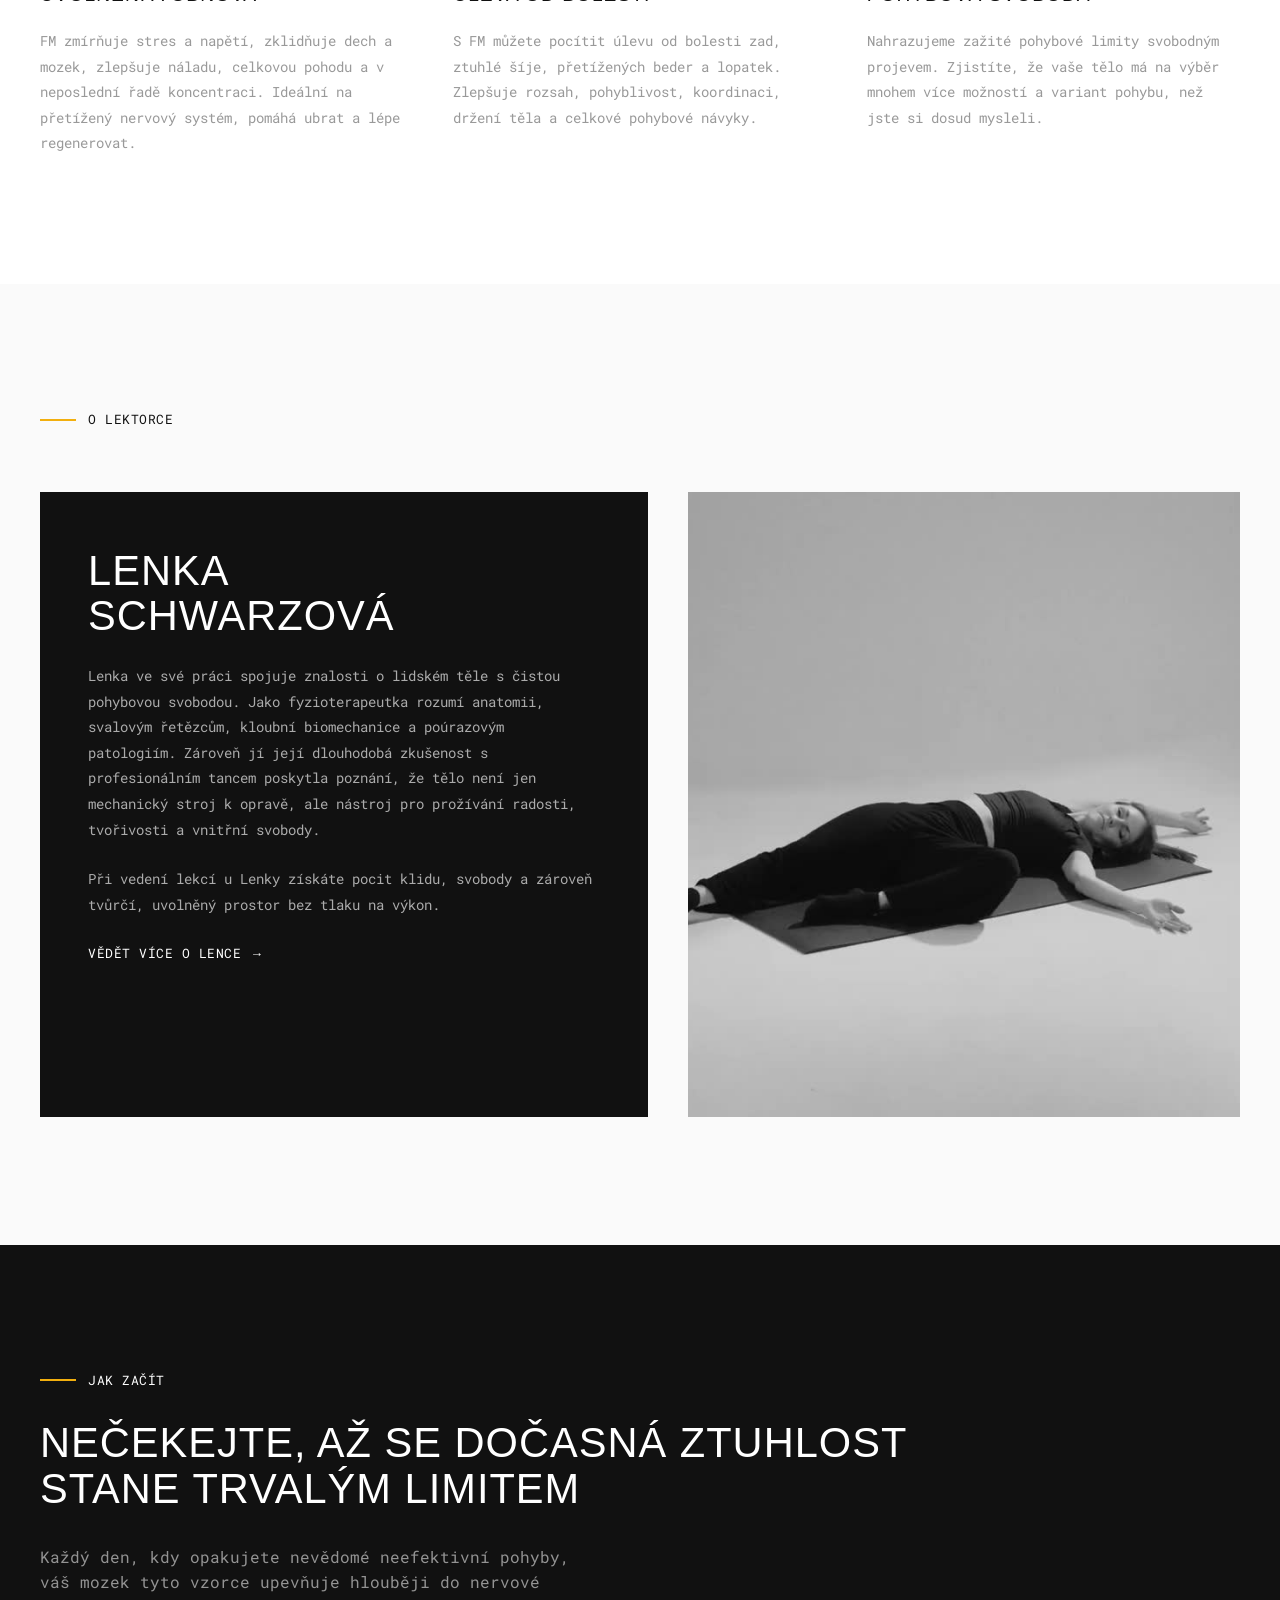
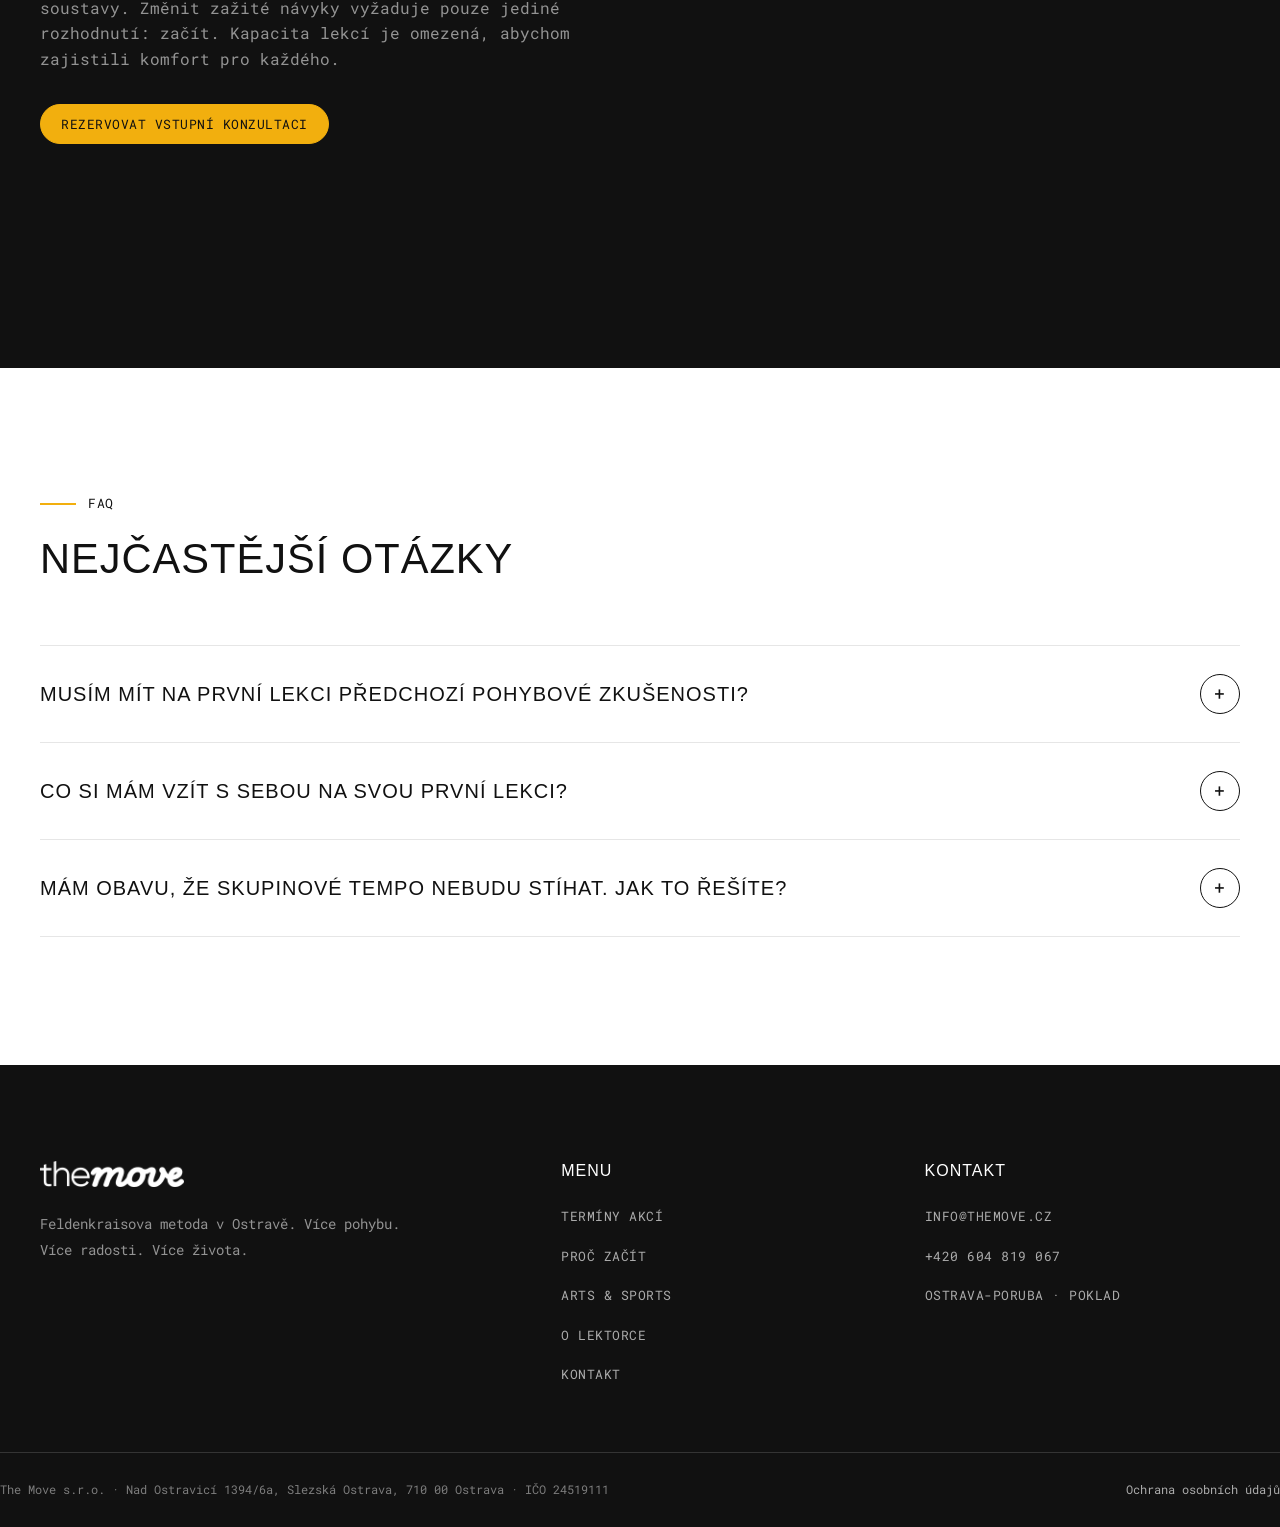
<file: jak-zacit.html>
<!DOCTYPE html>
<html lang="cs">
<head>
  <meta charset="UTF-8">
  <meta name="viewport" content="width=device-width, initial-scale=1.0">
  <meta name="google-site-verification" content="vGgKnA8cwMXbeHBE8pRr9Jo4e9qX8RQG9WnMK0uYkx0">
  <title>Jak začít · The Move | Feldenkraisova metoda pro nové zájemce</title>
  <meta name="description" content="Feldenkraisova metoda pro nové zájemce. Pomalé, jemné cvičení bez tlaku na výkon. Cesta skrze mozek, ne skrze sílu.">
  <link rel="preconnect" href="https://fonts.googleapis.com">
  <link rel="preconnect" href="https://fonts.gstatic.com" crossorigin>
  <link href="https://api.fontshare.com/v2/css?f[]=general-sans@400,500&display=swap" rel="stylesheet">
  <link href="https://fonts.googleapis.com/css2?family=Roboto+Mono:wght@400;500&display=swap" rel="stylesheet">
  <link rel="stylesheet" href="css/style.css?v=144dc403">
  <link rel="icon" type="image/svg+xml" href="assets/img/favicon.svg">
</head>
<body>

  <!-- ===== Navigace ===== -->
  <header class="nav">
    <div class="container nav-inner">
      <a href="index.html" class="nav-logo" aria-label="The Move, úvodní stránka">
        <img src="assets/img/logo.webp" alt="The Move" width="600" height="108">
      </a>

      <nav>
        <ul class="nav-menu" id="nav-menu">
          <li><a class="nav-link" href="terminy.html">Termíny</a></li>
          <li><a class="nav-link is-active" href="jak-zacit.html">Proč začít</a></li>
          <li><a class="nav-link" href="artists.html">Arts &amp; sports</a></li>
          <li><a class="nav-link" href="o-lektorce.html">O lektorce</a></li>
          <li><a class="nav-link" href="index.html#kontakt">Kontakt</a></li>
        </ul>
      </nav>

      <a href="terminy.html" class="button button--solid nav-cta">Volné termíny</a>

      <button class="nav-burger" aria-label="Otevřít menu" aria-expanded="false" aria-controls="nav-menu">
        <span></span><span></span><span></span>
      </button>
    </div>
  </header>

  <main>

    <!-- ===== Hero ===== -->
    <section class="hero">
      <div class="container">
        <div class="hero-topline reveal">
          <span class="label">Jak začít</span>
          <span class="label label--plain text-grey">Pro nové zájemce</span>
        </div>

        <h1 class="h1" style="max-width:62rem">
          <span class="mask-line"><span>Vnímáte své tělo jako</span></span>
          <span class="mask-line" style="--reveal-delay:.12s"><span>překážku a poznáváte se</span></span>
          <span class="mask-line" style="--reveal-delay:.24s"><span>v těchto <em class="text-yellow" style="font-style:normal">situacích</em>?</span></span>
        </h1>

        <figure class="hero-media reveal" style="--reveal-delay:.4s">
          <img src="assets/img/lenka-19.webp" alt="Lenka vleže na podložce s paží nataženou za hlavu">
          <svg class="curve-svg curve-anim-draw hero-curve" viewBox="0 0 900 500" aria-hidden="true">
            <path pathLength="1" d="M -10 560 C 140 340 250 235 345 250 C 470 270 555 335 655 322 C 700 316 712 265 722 200 C 733 128 762 62 832 50 C 900 40 940 70 960 110"/>
          </svg>
        </figure>
      </div>
    </section>

    <!-- ===== S čím lidé přicházejí ===== -->
    <section class="section section--top">
      <div class="container">
        <div class="section-head section-head--split">
          <div class="reveal">
            <span class="label">Proč začít</span>
            <h2 class="h2" style="margin-top:1.25rem">S čím lidé<br>přicházejí</h2>
          </div>
          <p class="text-grey reveal" style="--reveal-delay:.15s">
            Nemusíte patřit do žádné škatulky. Do lekcí se vchází několika
            dveřmi a všechny vedou do stejného sálu. Poznáváte se v některých
            z nich?
          </p>
        </div>

        <div class="benefits-grid">
          <div class="benefit reveal">
            <span class="benefit-num">(A)</span>
            <h3 class="h5">„Něco mě bolí nebo omezuje.“</h3>
            <p>Hledáte pomoc s konkrétním problémem. Bolavá záda, ztuhlá šíje,
            přetížené rameno nebo koleno, které se ozve při každém kroku.</p>
          </div>
          <div class="benefit reveal" style="--reveal-delay:.1s">
            <span class="benefit-num">(B)</span>
            <h3 class="h5">„Pořád se mi vrací stejný problém.“</h3>
            <p>Úleva přijde, ale po čase se potíž ozve znovu. Právě tady se
            ukazuje, jak máte zorganizovaný pohyb jako celek.</p>
          </div>
          <div class="benefit reveal" style="--reveal-delay:.2s">
            <span class="benefit-num">(C)</span>
            <h3 class="h5">„Chci se lépe hýbat.“</h3>
            <p>Nemusíte mít žádnou diagnózu. Chcete jen lepší pohyb, lehkost,
            koordinaci a jemnější vnímání vlastního těla.</p>
          </div>
          <div class="benefit reveal" style="--reveal-delay:.3s">
            <span class="benefit-num">(D)</span>
            <h3 class="h5">„Potřebuji svoje tělo pro práci a výkon.“</h3>
            <p>Tanečníci, hudebníci, herci a sportovci, pro které je tělo
            pracovním nástrojem. Pro ně je určena
            <a href="artists.html" style="color:inherit;border-bottom:1px solid var(--yellow)">sekce Artists</a>.</p>
          </div>
        </div>
      </div>
    </section>

    <!-- ===== Příběhy účastníků ===== -->
    <section class="section">
      <div class="container">
        <div class="section-head section-head--split">
          <div class="reveal">
            <span class="label">Skutečné příběhy</span>
            <h2 class="h2" style="margin-top:1.25rem">Skuteční lidé.<br>Skutečné výsledky.</h2>
          </div>
          <p class="text-grey reveal" style="--reveal-delay:.15s">
            Poslechněte si, co lekce Feldenkraisovy metody přinesly těm,
            kteří se rozhodli začít. Klikněte na příběh a pusťte si ho.
          </p>
        </div>

        <div class="stories" id="stories">
          <article class="story reveal">
            <div class="story-media">
              <img src="assets/img/jana-karta.jpg" alt="Jana vypráví svůj příběh" loading="lazy">
              <span class="story-play" aria-hidden="true"></span>
              <video src="assets/video/jana.mp4" preload="none" playsinline controls
                     poster="assets/img/jana-poster.jpg"></video>
              <button class="story-close" type="button" aria-label="Zavřít video">×</button>
            </div>
            <div class="story-caption">
              <h3 class="h5">Jana</h3>
              <p class="story-quote">„Nemůžu si pomoct, ale nějak mi to ten život zlepšilo.“</p>
            </div>
          </article>

          <article class="story reveal" style="--reveal-delay:.1s">
            <div class="story-media">
              <img src="assets/img/jan-karta.jpg" alt="Jan vypráví svůj příběh" loading="lazy">
              <span class="story-play" aria-hidden="true"></span>
              <video src="assets/video/jan.mp4" preload="none" playsinline controls
                     poster="assets/img/jan-poster.jpg"></video>
              <button class="story-close" type="button" aria-label="Zavřít video">×</button>
            </div>
            <div class="story-caption">
              <h3 class="h5">Jan</h3>
              <p class="story-quote">„Mám pocit občas, že lítám, že volně dýchám.“</p>
            </div>
          </article>

          <article class="story reveal" style="--reveal-delay:.2s">
            <div class="story-media">
              <img src="assets/img/monika-karta.jpg" alt="Monika vypráví svůj příběh" loading="lazy">
              <span class="story-play" aria-hidden="true"></span>
              <video src="assets/video/monika.mp4" preload="none" playsinline controls
                     poster="assets/img/monika-poster.jpg"></video>
              <button class="story-close" type="button" aria-label="Zavřít video">×</button>
            </div>
            <div class="story-caption">
              <h3 class="h5">Monika</h3>
              <p class="story-quote">„Dělám to tak, kam mě tělo pustí, co dovolí, co je příjemné.“</p>
            </div>
          </article>
        </div>
      </div>
    </section>

    <!-- ===== Proč FM ===== -->
    <section class="section bg-soft">
      <div class="container">
        <div class="section-head section-head--split">
          <div class="reveal">
            <span class="label">Odpověď</span>
            <h2 class="h2" style="margin-top:1.25rem">Proč může být Feldenkraisova<br>metoda odpovědí?</h2>
          </div>
          <p class="text-grey reveal" style="--reveal-delay:.15s">
            Zpomalte pro návrat k přirozené lehkosti. Žádný tlak na výkon,
            žádné porovnávání, jen vy a vaše tělo.
          </p>
        </div>

        <div class="split">
          <figure class="split-media reveal">
            <img src="assets/img/photo-07.webp" alt="Cvičící žena stojící na podložce" loading="lazy">
          </figure>
          <div class="split-body reveal" style="--reveal-delay:.15s">
            <h3 class="h3">Cesta skrze mozek,<br>ne skrze sílu</h3>
            <p>Pohyb nemusí být založený na překonávání bolesti nebo na větším
            úsilí. Když tělu dáme prostor vnímat, zkoumat a hledat pohyb jinak,
            může se napětí postupně uvolňovat přirozeněji, bez tlaku na výkon.</p>
            <p>Feldenkraisova metoda využívá neuroplasticitu, tedy schopnost
            mozku přebudovávat své pohybové mapy. Cvičíme tak pomalu a jemně,
            že mozek stihne zaznamenat rozdíly a sám najde efektivnější,
            bezbolestný vzorec.</p>
          </div>
        </div>

        <div class="split split--reverse" style="margin-top:5rem">
          <figure class="split-media reveal">
            <img src="assets/img/photo-04.webp" alt="Dva cvičící se zdviženými pažemi" loading="lazy">
          </figure>
          <div class="split-body reveal" style="--reveal-delay:.15s">
            <h3 class="h3">Bez hodnocení<br>a bez porovnávání</h3>
            <p>Lektor neukazuje pozice, které byste museli kopírovat.
            Navádí vás výhradně slovem. Vše probíhá vleže nebo v sedě.
            Neexistuje zde žádné správně nebo špatně. Nikdo vás nehodnotí.</p>
            <p>Vaším jediným úkolem je vnímat svůj komfort a zkoumat, jak se
            pohyb během lekce mění a plynule se přenáší od pat až k hlavě.
            Bezpečně a s plným respektem k vašim současným možnostem.</p>
          </div>
        </div>
      </div>
    </section>

    <!-- ===== Výsledky ===== -->
    <section class="section">
      <div class="container">
        <div class="section-head section-head--split">
          <div class="reveal">
            <span class="label">Výsledky</span>
            <h2 class="h2" style="margin-top:1.25rem">Metoda, která<br>přináší výsledky</h2>
          </div>
          <p class="text-grey reveal" style="--reveal-delay:.15s">
            Feldenkraisova metoda mění způsob, jakým komunikujete se svým
            vlastním tělem. V pomalém průběhu a v jemnosti v sobě rozvíjíte
            obrovský pohybový i duševní potenciál.
          </p>
        </div>

        <div class="benefits-grid" style="grid-template-columns:repeat(3,1fr)">
          <div class="benefit reveal">
            <span class="benefit-num">(01)</span>
            <h3 class="h5">Uvolnění a obnova</h3>
            <p>FM zmírňuje stres a napětí, zklidňuje dech a mozek, zlepšuje
            náladu, celkovou pohodu a v neposlední řadě koncentraci. Ideální
            na přetížený nervový systém, pomáhá ubrat a lépe regenerovat.</p>
          </div>
          <div class="benefit reveal" style="--reveal-delay:.1s">
            <span class="benefit-num">(02)</span>
            <h3 class="h5">Úleva od bolesti</h3>
            <p>S FM můžete pocítit úlevu od bolesti zad, ztuhlé šíje,
            přetížených beder a lopatek. Zlepšuje rozsah, pohyblivost,
            koordinaci, držení těla a celkové pohybové návyky.</p>
          </div>
          <div class="benefit reveal" style="--reveal-delay:.2s">
            <span class="benefit-num">(03)</span>
            <h3 class="h5">Pohybová svoboda</h3>
            <p>Nahrazujeme zažité pohybové limity svobodným projevem.
            Zjistíte, že vaše tělo má na výběr mnohem více možností
            a variant pohybu, než jste si dosud mysleli.</p>
          </div>
        </div>
      </div>
    </section>

    <!-- ===== O lektorce ===== -->
    <section class="section bg-soft">
      <div class="container">
        <div class="section-head">
          <span class="label reveal">O lektorce</span>
        </div>

        <div class="trainer-grid">
          <div class="trainer-card reveal">
            <svg class="curve-svg curve-anim-rise" viewBox="0 0 900 500" aria-hidden="true">
              <path pathLength="1" d="M 940 240 C 810 255 690 285 630 345 C 585 392 565 460 558 540"/>
            </svg>
            <h2 class="h2">Lenka<br>Schwarzová</h2>
            <p>
              Lenka ve své práci spojuje znalosti o lidském těle s čistou
              pohybovou svobodou. Jako fyzioterapeutka rozumí anatomii,
              svalovým řetězcům, kloubní biomechanice a poúrazovým patologiím.
              Zároveň jí její dlouhodobá zkušenost s profesionálním tancem
              poskytla poznání, že tělo není jen mechanický stroj k opravě,
              ale nástroj pro prožívání radosti, tvořivosti a vnitřní svobody.
            </p>
            <p>
              Při vedení lekcí u Lenky získáte pocit klidu, svobody a zároveň
              tvůrčí, uvolněný prostor bez tlaku na výkon.
            </p>
            <a href="o-lektorce.html" class="link-arrow">Vědět více o Lence <span class="arrow">→</span></a>
          </div>

          <figure class="trainer-photo trainer-photo--video reveal" style="--reveal-delay:.15s">
            <video src="assets/video/o-lektorce.mp4" poster="assets/img/o-lektorce-poster.jpg"
                   autoplay muted loop playsinline preload="metadata" aria-hidden="true"></video>
          </figure>
        </div>
      </div>
    </section>

    <!-- ===== CTA na termíny ===== -->
    <section class="section bg-dark cta-band">
      <svg class="curve-svg curve-anim-float" viewBox="0 0 900 500" aria-hidden="true">
        <path pathLength="1" d="M 940 240 C 810 255 690 285 630 345 C 585 392 565 460 558 540"/>
      </svg>
      <div class="container cta-inner">
        <span class="label reveal" style="color:#fff">Jak začít</span>
        <h2 class="h2 reveal" style="--reveal-delay:.1s">Nečekejte, až se dočasná ztuhlost<br>stane trvalým limitem</h2>
        <p class="text-grey reveal" style="--reveal-delay:.2s;max-width:34rem">
          Každý den, kdy opakujete nevědomé neefektivní pohyby, váš mozek tyto
          vzorce upevňuje hlouběji do nervové soustavy. Změnit zažité návyky
          vyžaduje pouze jediné rozhodnutí: začít. Kapacita lekcí je omezená,
          abychom zajistili komfort pro každého.
        </p>
        <a href="index.html#kontakt" class="button button--yellow reveal" style="--reveal-delay:.3s">Rezervovat vstupní konzultaci</a>
      </div>
    </section>

    <!-- ===== FAQ ===== -->
    <section class="section">
      <div class="container">
        <div class="section-head">
          <span class="label reveal">FAQ</span>
          <h2 class="h2 reveal" style="--reveal-delay:.1s">Nejčastější otázky</h2>
        </div>

        <div class="faq-list reveal">
          <div class="faq-item">
            <button class="faq-question" aria-expanded="false">
              Musím mít na první lekci předchozí pohybové zkušenosti?
              <span class="faq-icon">+</span>
            </button>
            <div class="faq-answer">
              <p>Vůbec ne. Lekce pro začátečníky nevyžadují žádnou průpravu ani
              flexibilitu. Jedinou podmínkou je zvědavost a ochota naslouchat
              vlastnímu tělu.</p>
            </div>
          </div>
          <div class="faq-item">
            <button class="faq-question" aria-expanded="false">
              Co si mám vzít s sebou na svou první lekci?
              <span class="faq-icon">+</span>
            </button>
            <div class="faq-answer">
              <p>Vezměte si pohodlné, teplejší oblečení (při pomalém pohybu tělo
              snadno chladne) a teplé ponožky. Podložky a veškeré další
              pomůcky jsou připraveny pro vás v sále.</p>
            </div>
          </div>
          <div class="faq-item">
            <button class="faq-question" aria-expanded="false">
              Mám obavu, že skupinové tempo nebudu stíhat. Jak to řešíte?
              <span class="faq-icon">+</span>
            </button>
            <div class="faq-answer">
              <p>Naše skupinové lekce nemají jednotné tempo ani povinné cíle.
              Lektor vás navádí slovem a vy si sami určujete rozsah, rychlost
              a intenzitu pohybu tak, abyste po celou dobu zůstali v absolutním
              pohodlí.</p>
            </div>
          </div>
        </div>
      </div>
    </section>

  </main>

  <!-- ===== Footer ===== -->
  <footer class="footer">
    <div class="container footer-top">
      <div class="footer-col">
        <img src="assets/img/logo.webp" alt="The Move" style="height:26px;width:auto;filter:invert(1);margin-bottom:1.5rem">
        <p class="footer-tagline">Feldenkraisova metoda v Ostravě. Více pohybu.
        Více radosti. Více života.</p>
      </div>
      <div class="footer-col">
        <h4 class="h6">Menu</h4>
        <ul>
          <li><a href="terminy.html">Termíny akcí</a></li>
          <li><a href="jak-zacit.html">Proč začít</a></li>
          <li><a href="artists.html">Arts &amp; sports</a></li>
          <li><a href="o-lektorce.html">O lektorce</a></li>
          <li><a href="index.html#kontakt">Kontakt</a></li>
        </ul>
      </div>
      <div class="footer-col">
        <h4 class="h6">Kontakt</h4>
        <ul>
          <li><a href="mailto:info@themove.cz">info@themove.cz</a></li>
          <li><a href="tel:+420604819067">+420 604 819 067</a></li>
          <li><a href="index.html#terminy">Ostrava-Poruba · Poklad</a></li>
        </ul>
      </div>
    </div>

    <div class="container footer-bottom">
      <span class="footer-company">The Move s.r.o. · Nad Ostravicí 1394/6a, Slezská Ostrava, 710 00 Ostrava · IČO 24519111</span>
      <span><a href="ochrana-osobnich-udaju.html">Ochrana osobních údajů</a></span>
    </div>
  </footer>

  <script src="js/main.js?v=7fc27e05"></script>
  <!-- Cloudflare Web Analytics -->
  <script type='module' src='https://static.cloudflareinsights.com/beacon.min.js' data-cf-beacon='{"token": "f0dfa562e08c4e3f8f558e6528ef04cc"}'></script>
  <!-- End Cloudflare Web Analytics -->
</body>
</html>
</file>
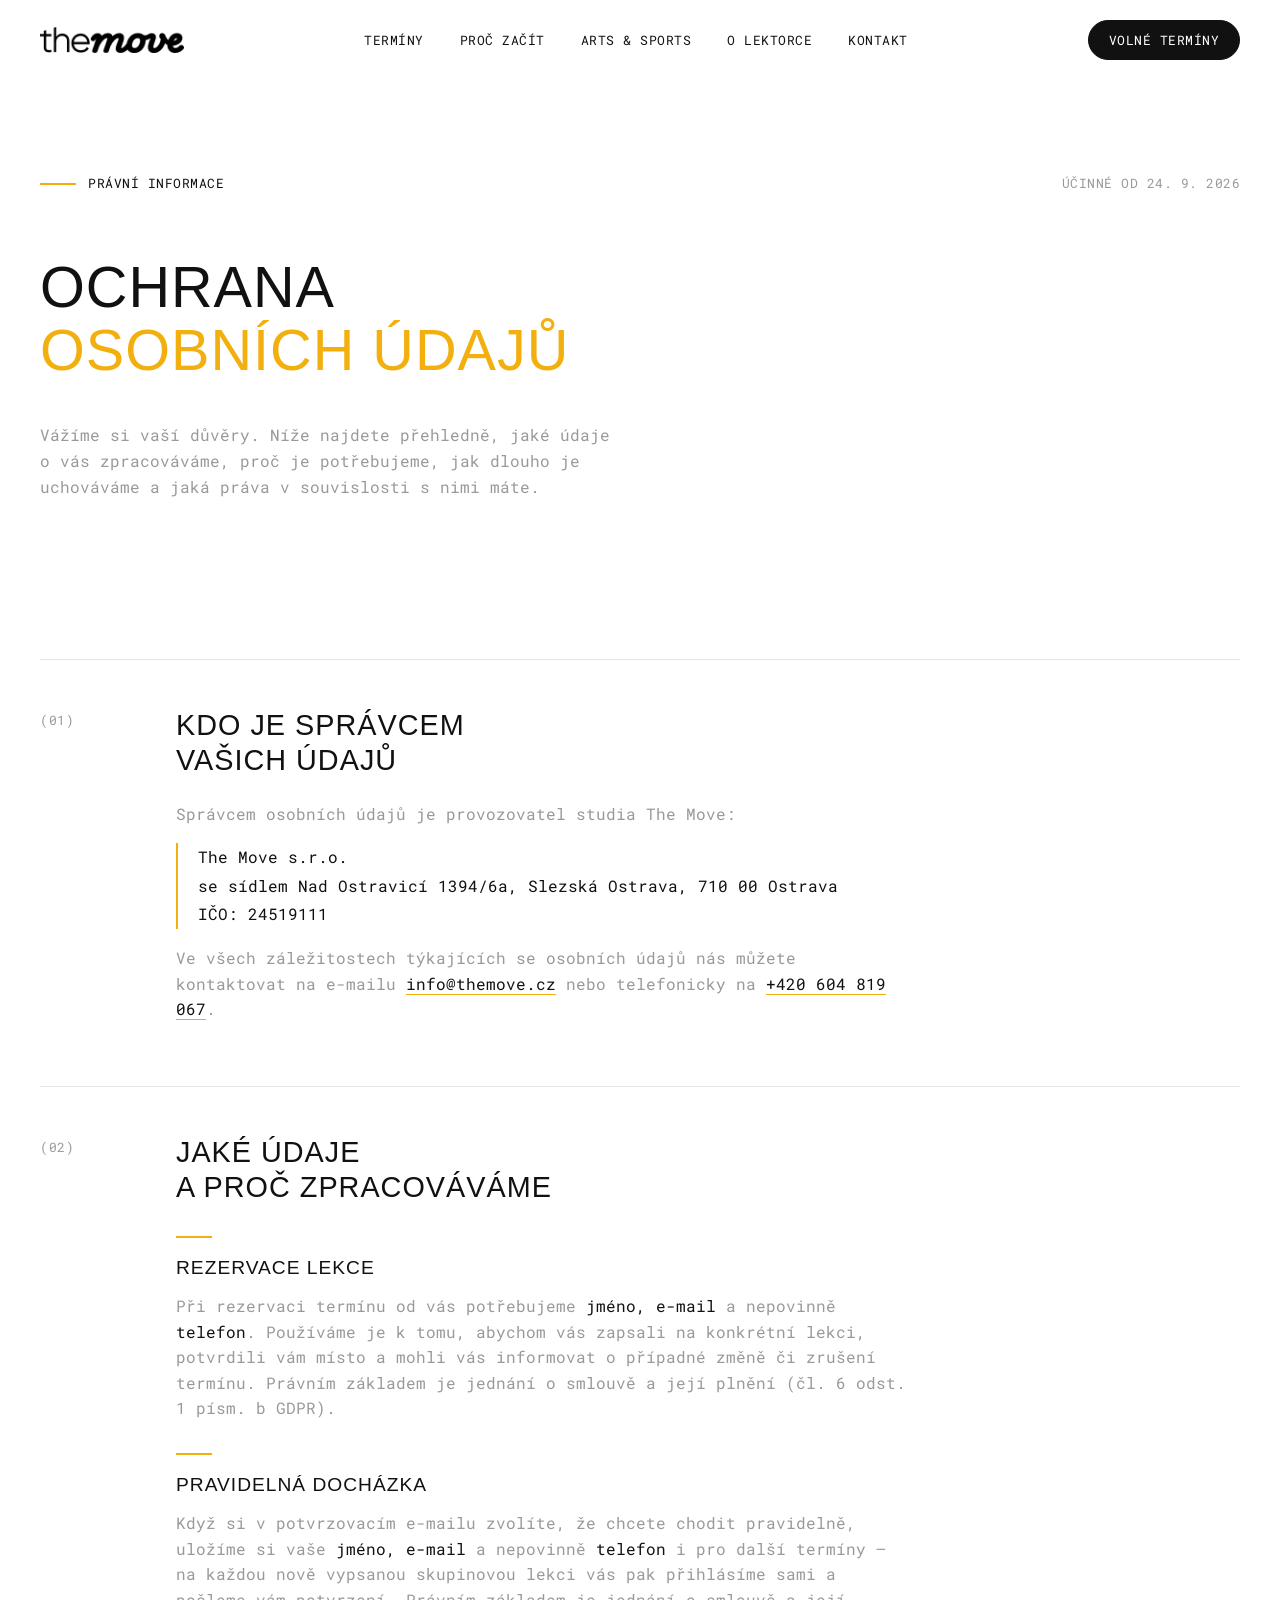
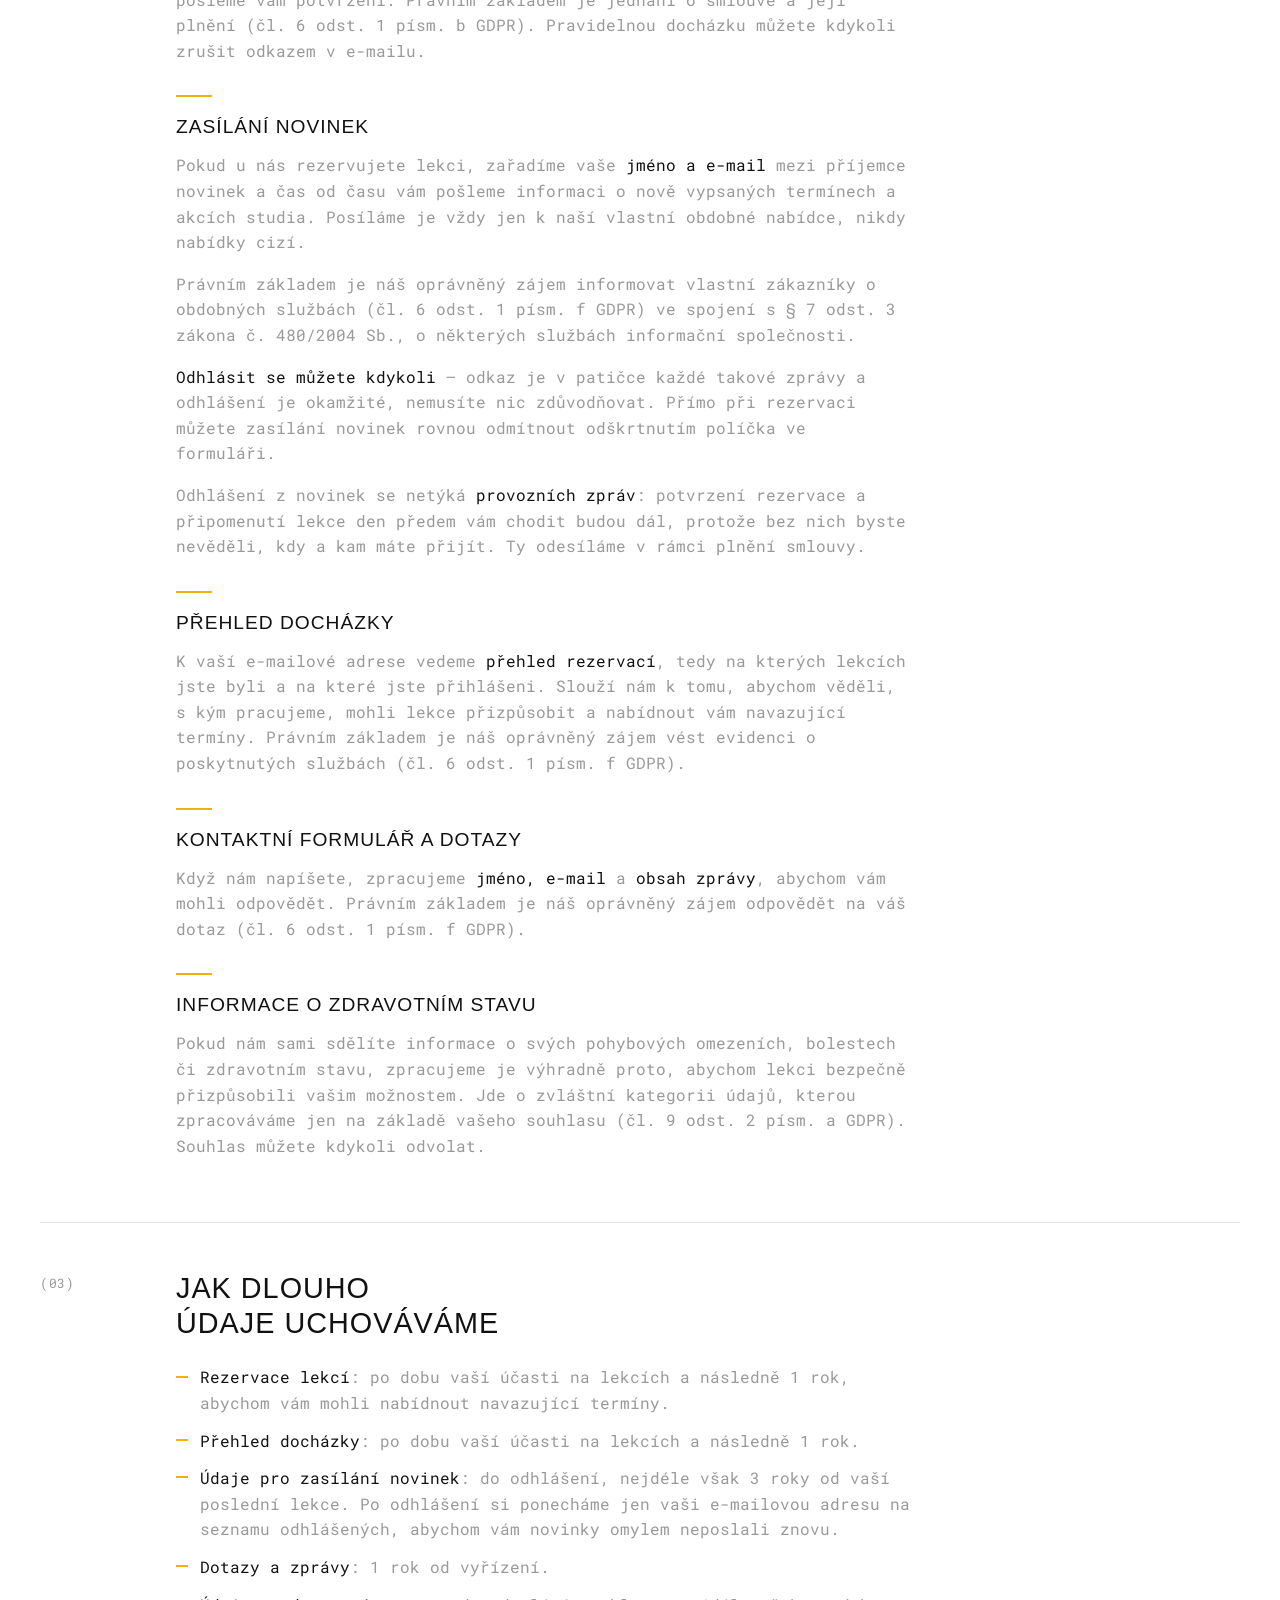
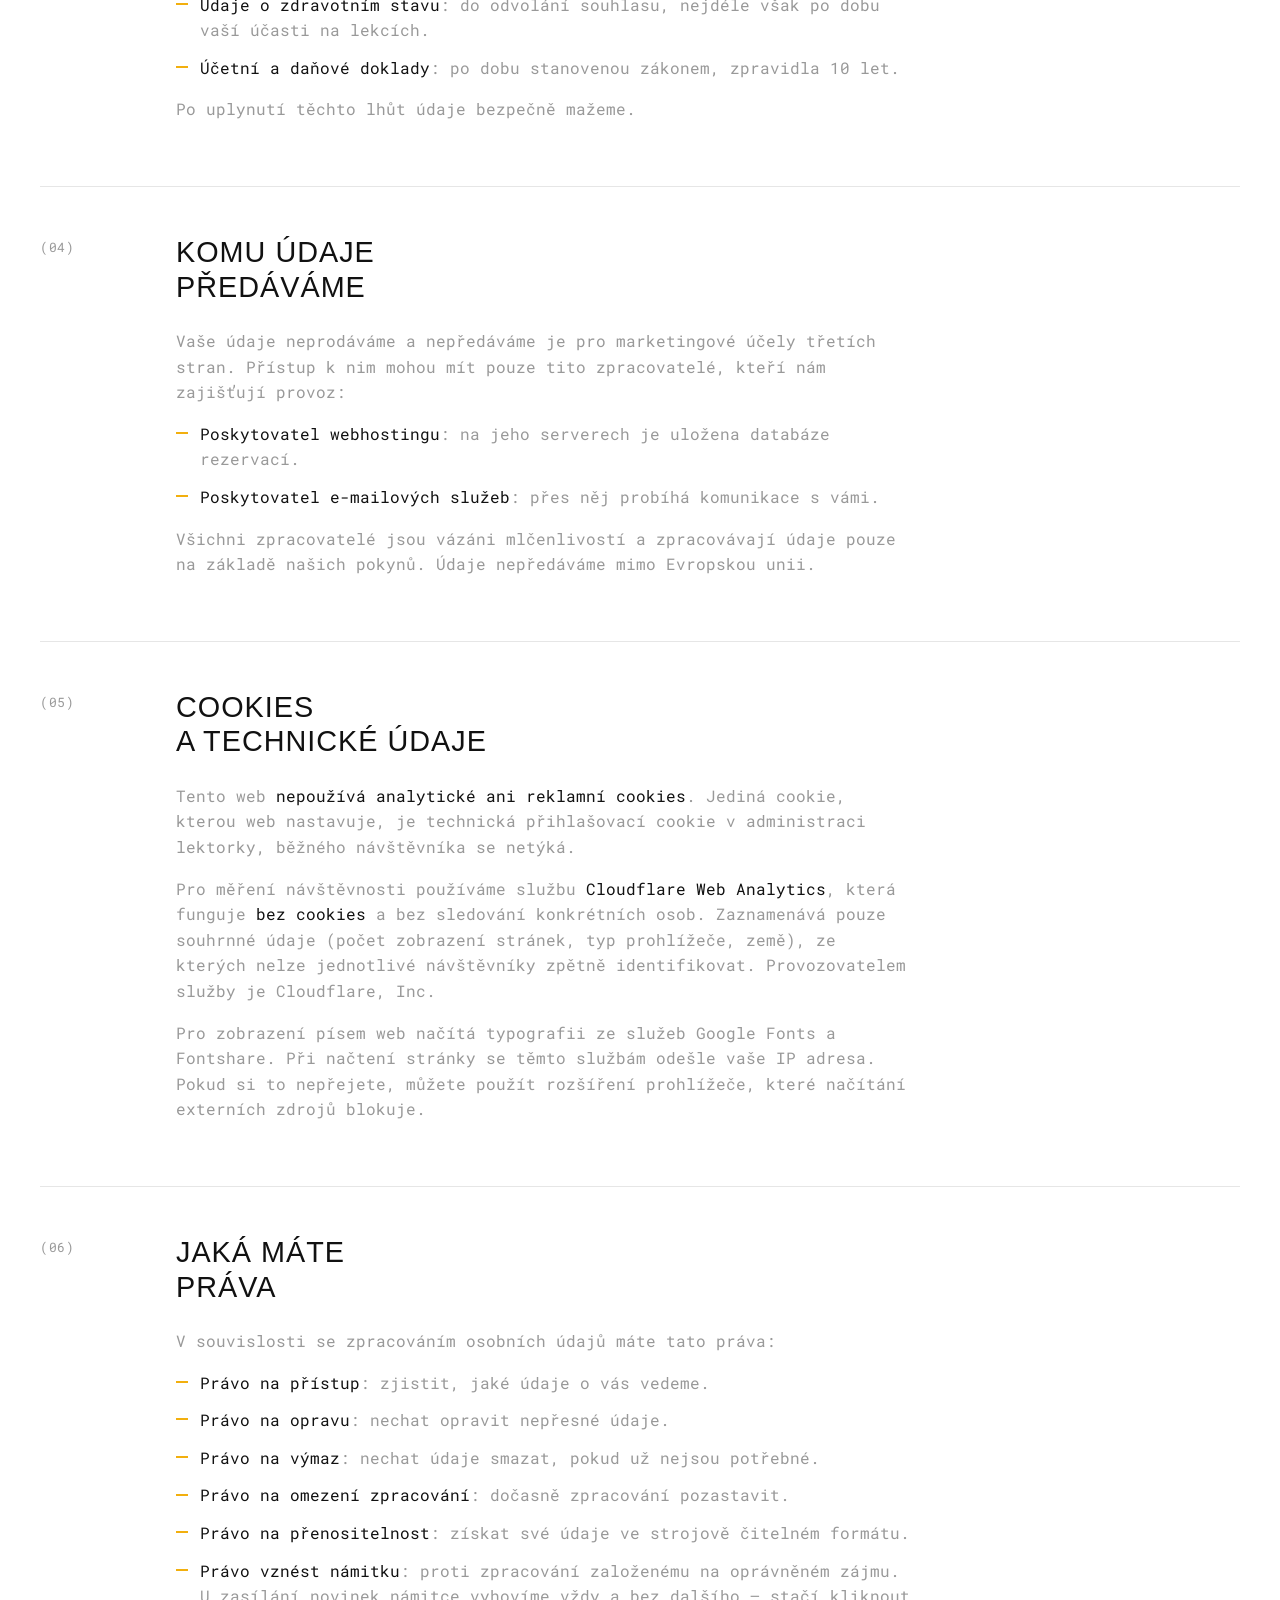
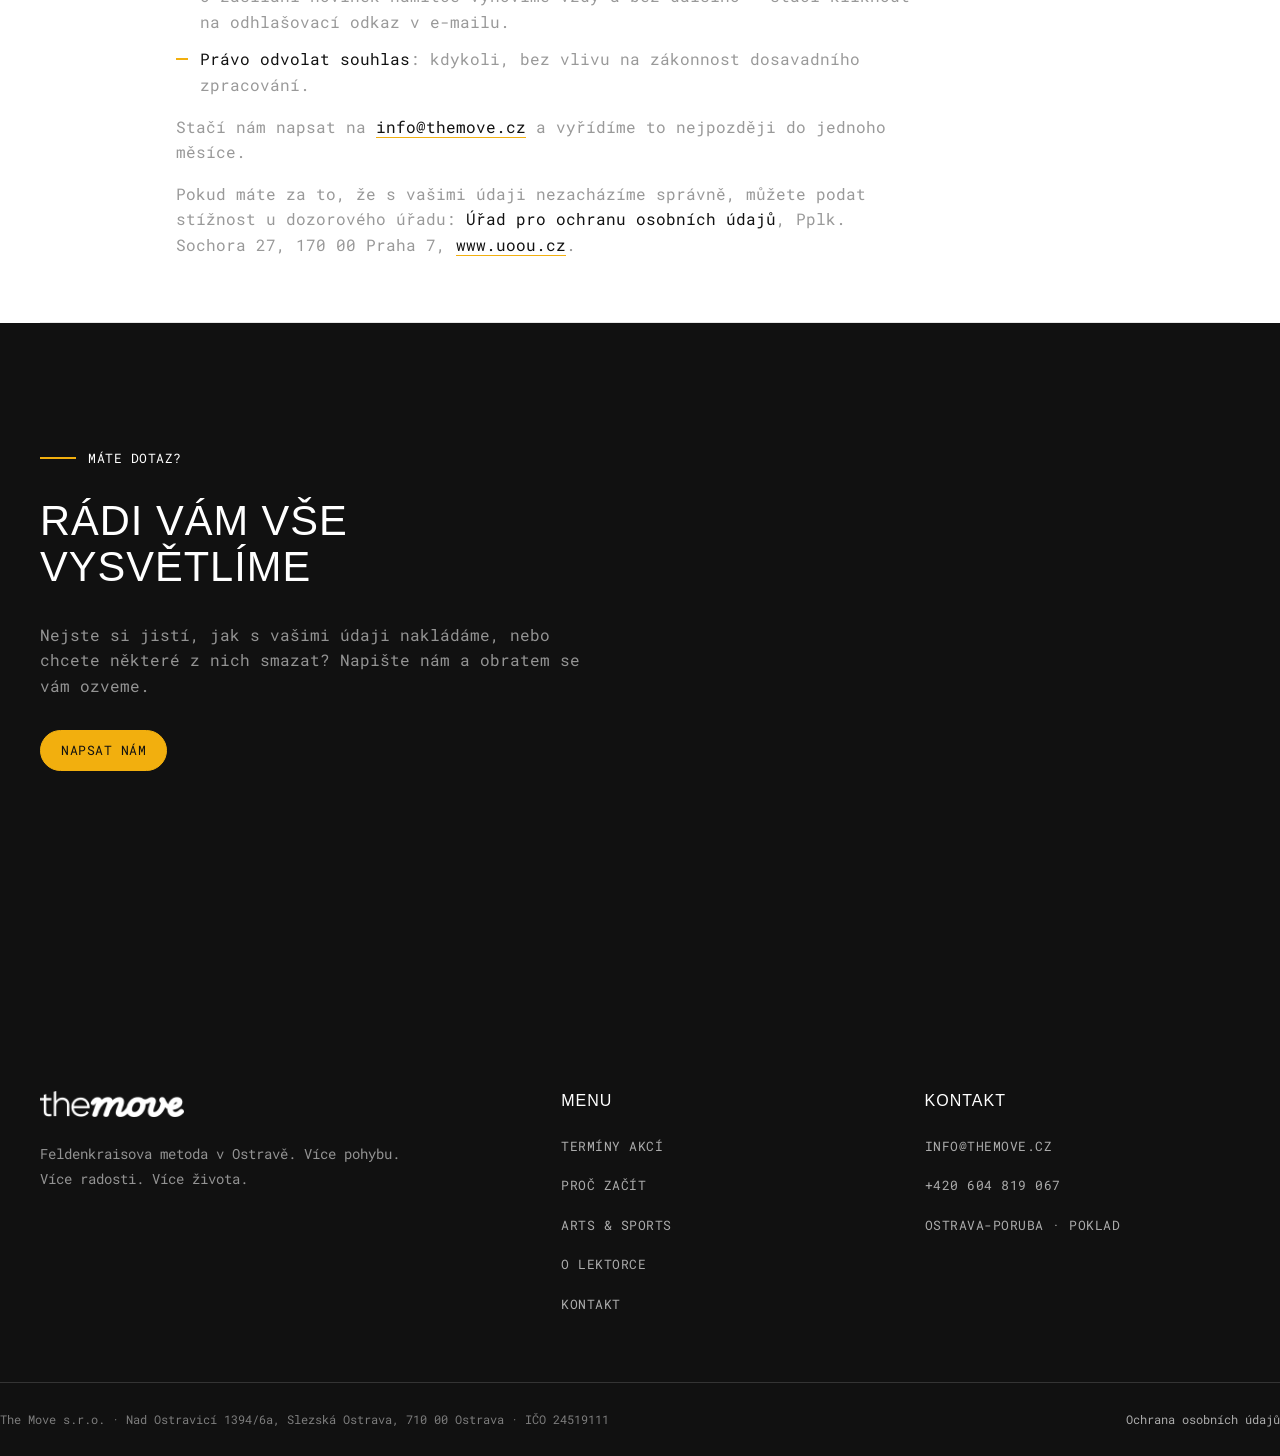
<file: ochrana-osobnich-udaju.html>
<!DOCTYPE html>
<html lang="cs">
<head>
  <meta charset="UTF-8">
  <meta name="viewport" content="width=device-width, initial-scale=1.0">
  <meta name="google-site-verification" content="vGgKnA8cwMXbeHBE8pRr9Jo4e9qX8RQG9WnMK0uYkx0">
  <title>Ochrana osobních údajů · The Move</title>
  <meta name="description" content="Jak The Move zpracovává osobní údaje účastníků lekcí Feldenkraisovy metody. Jaké údaje sbíráme, proč, jak dlouho je uchováváme a jaká máte práva.">
  <meta name="robots" content="index, follow">
  <link rel="preconnect" href="https://fonts.googleapis.com">
  <link rel="preconnect" href="https://fonts.gstatic.com" crossorigin>
  <link href="https://api.fontshare.com/v2/css?f[]=general-sans@400,500&display=swap" rel="stylesheet">
  <link href="https://fonts.googleapis.com/css2?family=Roboto+Mono:wght@400;500&display=swap" rel="stylesheet">
  <link rel="stylesheet" href="css/style.css?v=144dc403">
  <link rel="icon" type="image/svg+xml" href="assets/img/favicon.svg">
</head>
<body>

  <!-- ===== Navigace ===== -->
  <header class="nav">
    <div class="container nav-inner">
      <a href="index.html" class="nav-logo" aria-label="The Move, úvodní stránka">
        <img src="assets/img/logo.webp" alt="The Move" width="600" height="108">
      </a>

      <nav>
        <ul class="nav-menu" id="nav-menu">
          <li><a class="nav-link" href="terminy.html">Termíny</a></li>
          <li><a class="nav-link" href="jak-zacit.html">Proč začít</a></li>
          <li><a class="nav-link" href="artists.html">Arts &amp; sports</a></li>
          <li><a class="nav-link" href="o-lektorce.html">O lektorce</a></li>
          <li><a class="nav-link" href="index.html#kontakt">Kontakt</a></li>
        </ul>
      </nav>

      <a href="terminy.html" class="button button--solid nav-cta">Volné termíny</a>

      <button class="nav-burger" aria-label="Otevřít menu" aria-expanded="false" aria-controls="nav-menu">
        <span></span><span></span><span></span>
      </button>
    </div>
  </header>

  <main>

    <!-- ===== Hero ===== -->
    <section class="hero" style="padding-bottom:2rem">
      <div class="container">
        <div class="hero-topline reveal">
          <span class="label">Právní informace</span>
          <span class="label label--plain text-grey">Účinné od 24. 9. 2026</span>
        </div>

        <h1 class="h1" style="max-width:52rem">
          <span class="mask-line"><span>Ochrana</span></span>
          <span class="mask-line" style="--reveal-delay:.12s"><span><em class="text-yellow" style="font-style:normal">osobních údajů</em></span></span>
        </h1>

        <p class="hero-sub reveal" style="--reveal-delay:.3s">
          Vážíme si vaší důvěry. Níže najdete přehledně, jaké údaje o vás
          zpracováváme, proč je potřebujeme, jak dlouho je uchováváme
          a jaká práva v souvislosti s nimi máte.
        </p>
      </div>
    </section>

    <!-- ===== Obsah ===== -->
    <section class="section section--top">
      <div class="container">
        <div class="legal">

          <article class="legal-block reveal">
            <span class="legal-num">(01)</span>
            <div class="legal-body">
              <h2 class="h3">Kdo je správcem<br>vašich údajů</h2>
              <p>Správcem osobních údajů je provozovatel studia The Move:</p>
              <p class="legal-highlight">
                <strong>The Move s.r.o.</strong><br>
                se sídlem Nad Ostravicí 1394/6a, Slezská Ostrava, 710 00 Ostrava<br>
                IČO: 24519111
              </p>
              <p>Ve všech záležitostech týkajících se osobních údajů nás můžete
              kontaktovat na e-mailu
              <a href="mailto:info@themove.cz">info@themove.cz</a>
              nebo telefonicky na <a href="tel:+420604819067">+420 604 819 067</a>.</p>
            </div>
          </article>

          <article class="legal-block reveal">
            <span class="legal-num">(02)</span>
            <div class="legal-body">
              <h2 class="h3">Jaké údaje<br>a proč zpracováváme</h2>

              <h3 class="h5">Rezervace lekce</h3>
              <p>Při rezervaci termínu od vás potřebujeme <strong>jméno, e-mail</strong>
              a nepovinně <strong>telefon</strong>. Používáme je k tomu, abychom vás
              zapsali na konkrétní lekci, potvrdili vám místo a mohli vás informovat
              o případné změně či zrušení termínu. Právním základem je jednání
              o smlouvě a její plnění (čl. 6 odst. 1 písm. b GDPR).</p>

              <h3 class="h5">Pravidelná docházka</h3>
              <p>Když si v potvrzovacím e-mailu zvolíte, že chcete chodit pravidelně,
              uložíme si vaše <strong>jméno, e-mail</strong> a nepovinně
              <strong>telefon</strong> i pro další termíny — na každou nově vypsanou
              skupinovou lekci vás pak přihlásíme sami a pošleme vám potvrzení.
              Právním základem je jednání o smlouvě a její plnění
              (čl. 6 odst. 1 písm. b GDPR). Pravidelnou docházku můžete kdykoli zrušit
              odkazem v e-mailu.</p>

              <h3 class="h5">Zasílání novinek</h3>
              <p>Pokud u nás rezervujete lekci, zařadíme vaše <strong>jméno
              a e-mail</strong> mezi příjemce novinek a čas od času vám pošleme
              informaci o nově vypsaných termínech a akcích studia. Posíláme je
              vždy jen k naší vlastní obdobné nabídce, nikdy nabídky cizí.</p>
              <p>Právním základem je náš oprávněný zájem informovat vlastní
              zákazníky o obdobných službách (čl. 6 odst. 1 písm. f GDPR)
              ve spojení s § 7 odst. 3 zákona č. 480/2004 Sb., o některých
              službách informační společnosti.</p>
              <p><strong>Odhlásit se můžete kdykoli</strong> — odkaz je v patičce
              každé takové zprávy a odhlášení je okamžité, nemusíte nic
              zdůvodňovat. Přímo při rezervaci můžete zasílání novinek rovnou
              odmítnout odškrtnutím políčka ve formuláři.</p>
              <p>Odhlášení z novinek se netýká <strong>provozních zpráv</strong>:
              potvrzení rezervace a připomenutí lekce den předem vám chodit budou
              dál, protože bez nich byste nevěděli, kdy a kam máte přijít.
              Ty odesíláme v rámci plnění smlouvy.</p>

              <h3 class="h5">Přehled docházky</h3>
              <p>K vaší e-mailové adrese vedeme <strong>přehled rezervací</strong>,
              tedy na kterých lekcích jste byli a na které jste přihlášeni.
              Slouží nám k tomu, abychom věděli, s kým pracujeme, mohli lekce
              přizpůsobit a nabídnout vám navazující termíny. Právním základem
              je náš oprávněný zájem vést evidenci o poskytnutých službách
              (čl. 6 odst. 1 písm. f GDPR).</p>

              <h3 class="h5">Kontaktní formulář a dotazy</h3>
              <p>Když nám napíšete, zpracujeme <strong>jméno, e-mail</strong>
              a <strong>obsah zprávy</strong>, abychom vám mohli odpovědět.
              Právním základem je náš oprávněný zájem odpovědět na váš dotaz
              (čl. 6 odst. 1 písm. f GDPR).</p>

              <h3 class="h5">Informace o zdravotním stavu</h3>
              <p>Pokud nám sami sdělíte informace o svých pohybových omezeních,
              bolestech či zdravotním stavu, zpracujeme je výhradně proto, abychom
              lekci bezpečně přizpůsobili vašim možnostem. Jde o zvláštní kategorii
              údajů, kterou zpracováváme jen na základě vašeho souhlasu
              (čl. 9 odst. 2 písm. a GDPR). Souhlas můžete kdykoli odvolat.</p>
            </div>
          </article>

          <article class="legal-block reveal">
            <span class="legal-num">(03)</span>
            <div class="legal-body">
              <h2 class="h3">Jak dlouho<br>údaje uchováváme</h2>
              <ul class="legal-list">
                <li><strong>Rezervace lekcí</strong>: po dobu vaší účasti na lekcích
                a následně 1 rok, abychom vám mohli nabídnout navazující termíny.</li>
                <li><strong>Přehled docházky</strong>: po dobu vaší účasti na lekcích
                a následně 1 rok.</li>
                <li><strong>Údaje pro zasílání novinek</strong>: do odhlášení,
                nejdéle však 3 roky od vaší poslední lekce. Po odhlášení si
                ponecháme jen vaši e-mailovou adresu na seznamu odhlášených,
                abychom vám novinky omylem neposlali znovu.</li>
                <li><strong>Dotazy a zprávy</strong>: 1 rok od vyřízení.</li>
                <li><strong>Údaje o zdravotním stavu</strong>: do odvolání souhlasu,
                nejdéle však po dobu vaší účasti na lekcích.</li>
                <li><strong>Účetní a daňové doklady</strong>: po dobu stanovenou
                zákonem, zpravidla 10 let.</li>
              </ul>
              <p>Po uplynutí těchto lhůt údaje bezpečně mažeme.</p>
            </div>
          </article>

          <article class="legal-block reveal">
            <span class="legal-num">(04)</span>
            <div class="legal-body">
              <h2 class="h3">Komu údaje<br>předáváme</h2>
              <p>Vaše údaje neprodáváme a nepředáváme je pro marketingové účely
              třetích stran. Přístup k nim mohou mít pouze tito zpracovatelé,
              kteří nám zajišťují provoz:</p>
              <ul class="legal-list">
                <li><strong>Poskytovatel webhostingu</strong>: na jeho serverech
                je uložena databáze rezervací.</li>
                <li><strong>Poskytovatel e-mailových služeb</strong>: přes něj
                probíhá komunikace s vámi.</li>
              </ul>
              <p>Všichni zpracovatelé jsou vázáni mlčenlivostí a zpracovávají údaje
              pouze na základě našich pokynů. Údaje nepředáváme mimo Evropskou unii.</p>
            </div>
          </article>

          <article class="legal-block reveal">
            <span class="legal-num">(05)</span>
            <div class="legal-body">
              <h2 class="h3">Cookies<br>a technické údaje</h2>
              <p>Tento web <strong>nepoužívá analytické ani reklamní cookies</strong>.
              Jediná cookie, kterou web nastavuje, je technická přihlašovací
              cookie v administraci lektorky, běžného návštěvníka se netýká.</p>
              <p>Pro měření návštěvnosti používáme službu
              <strong>Cloudflare Web Analytics</strong>, která funguje
              <strong>bez cookies</strong> a bez sledování konkrétních osob.
              Zaznamenává pouze souhrnné údaje (počet zobrazení stránek, typ
              prohlížeče, země), ze kterých nelze jednotlivé návštěvníky
              zpětně identifikovat. Provozovatelem služby je Cloudflare, Inc.</p>
              <p>Pro zobrazení písem web načítá typografii ze služeb Google Fonts
              a Fontshare. Při načtení stránky se těmto službám odešle vaše
              IP adresa. Pokud si to nepřejete, můžete použít rozšíření prohlížeče,
              které načítání externích zdrojů blokuje.</p>
            </div>
          </article>

          <article class="legal-block reveal">
            <span class="legal-num">(06)</span>
            <div class="legal-body">
              <h2 class="h3">Jaká máte<br>práva</h2>
              <p>V souvislosti se zpracováním osobních údajů máte tato práva:</p>
              <ul class="legal-list">
                <li><strong>Právo na přístup</strong>: zjistit, jaké údaje o vás vedeme.</li>
                <li><strong>Právo na opravu</strong>: nechat opravit nepřesné údaje.</li>
                <li><strong>Právo na výmaz</strong>: nechat údaje smazat, pokud už
                nejsou potřebné.</li>
                <li><strong>Právo na omezení zpracování</strong>: dočasně zpracování
                pozastavit.</li>
                <li><strong>Právo na přenositelnost</strong>: získat své údaje
                ve strojově čitelném formátu.</li>
                <li><strong>Právo vznést námitku</strong>: proti zpracování založenému
                na oprávněném zájmu. U zasílání novinek námitce vyhovíme vždy
                a bez dalšího — stačí kliknout na odhlašovací odkaz v e-mailu.</li>
                <li><strong>Právo odvolat souhlas</strong>: kdykoli, bez vlivu
                na zákonnost dosavadního zpracování.</li>
              </ul>
              <p>Stačí nám napsat na
              <a href="mailto:info@themove.cz">info@themove.cz</a>
              a vyřídíme to nejpozději do jednoho měsíce.</p>
              <p>Pokud máte za to, že s vašimi údaji nezacházíme správně, můžete
              podat stížnost u dozorového úřadu: <strong>Úřad pro ochranu osobních
              údajů</strong>, Pplk. Sochora 27, 170 00 Praha 7,
              <a href="https://www.uoou.cz" target="_blank" rel="noopener">www.uoou.cz</a>.</p>
            </div>
          </article>

        </div>
      </div>
    </section>

    <!-- ===== CTA ===== -->
    <section class="section bg-dark cta-band">
      <svg class="curve-svg curve-anim-float" viewBox="0 0 900 500" aria-hidden="true">
        <path pathLength="1" d="M 940 240 C 810 255 690 285 630 345 C 585 392 565 460 558 540"/>
      </svg>
      <div class="container cta-inner">
        <span class="label reveal" style="color:#fff">Máte dotaz?</span>
        <h2 class="h2 reveal" style="--reveal-delay:.1s">Rádi vám vše<br>vysvětlíme</h2>
        <p class="text-grey reveal" style="--reveal-delay:.2s;max-width:34rem">
          Nejste si jistí, jak s vašimi údaji nakládáme, nebo chcete některé
          z nich smazat? Napište nám a obratem se vám ozveme.
        </p>
        <a href="index.html#kontakt" class="button button--yellow reveal" style="--reveal-delay:.3s">Napsat nám</a>
      </div>
    </section>

  </main>

  <!-- ===== Footer ===== -->
  <footer class="footer">
    <div class="container footer-top">
      <div class="footer-col">
        <img src="assets/img/logo.webp" alt="The Move" style="height:26px;width:auto;filter:invert(1);margin-bottom:1.5rem">
        <p class="footer-tagline">Feldenkraisova metoda v Ostravě. Více pohybu.
        Více radosti. Více života.</p>
      </div>
      <div class="footer-col">
        <h4 class="h6">Menu</h4>
        <ul>
          <li><a href="terminy.html">Termíny akcí</a></li>
          <li><a href="jak-zacit.html">Proč začít</a></li>
          <li><a href="artists.html">Arts &amp; sports</a></li>
          <li><a href="o-lektorce.html">O lektorce</a></li>
          <li><a href="index.html#kontakt">Kontakt</a></li>
        </ul>
      </div>
      <div class="footer-col">
        <h4 class="h6">Kontakt</h4>
        <ul>
          <li><a href="mailto:info@themove.cz">info@themove.cz</a></li>
          <li><a href="tel:+420604819067">+420 604 819 067</a></li>
          <li><a href="index.html#terminy">Ostrava-Poruba · Poklad</a></li>
        </ul>
      </div>
    </div>

    <div class="container footer-bottom">
      <span class="footer-company">The Move s.r.o. · Nad Ostravicí 1394/6a, Slezská Ostrava, 710 00 Ostrava · IČO 24519111</span>
      <span><a href="ochrana-osobnich-udaju.html">Ochrana osobních údajů</a></span>
    </div>
  </footer>

  <script src="js/main.js?v=7fc27e05"></script>
  <!-- Cloudflare Web Analytics -->
  <script type='module' src='https://static.cloudflareinsights.com/beacon.min.js' data-cf-beacon='{"token": "f0dfa562e08c4e3f8f558e6528ef04cc"}'></script>
  <!-- End Cloudflare Web Analytics -->
</body>
</html>
</file>
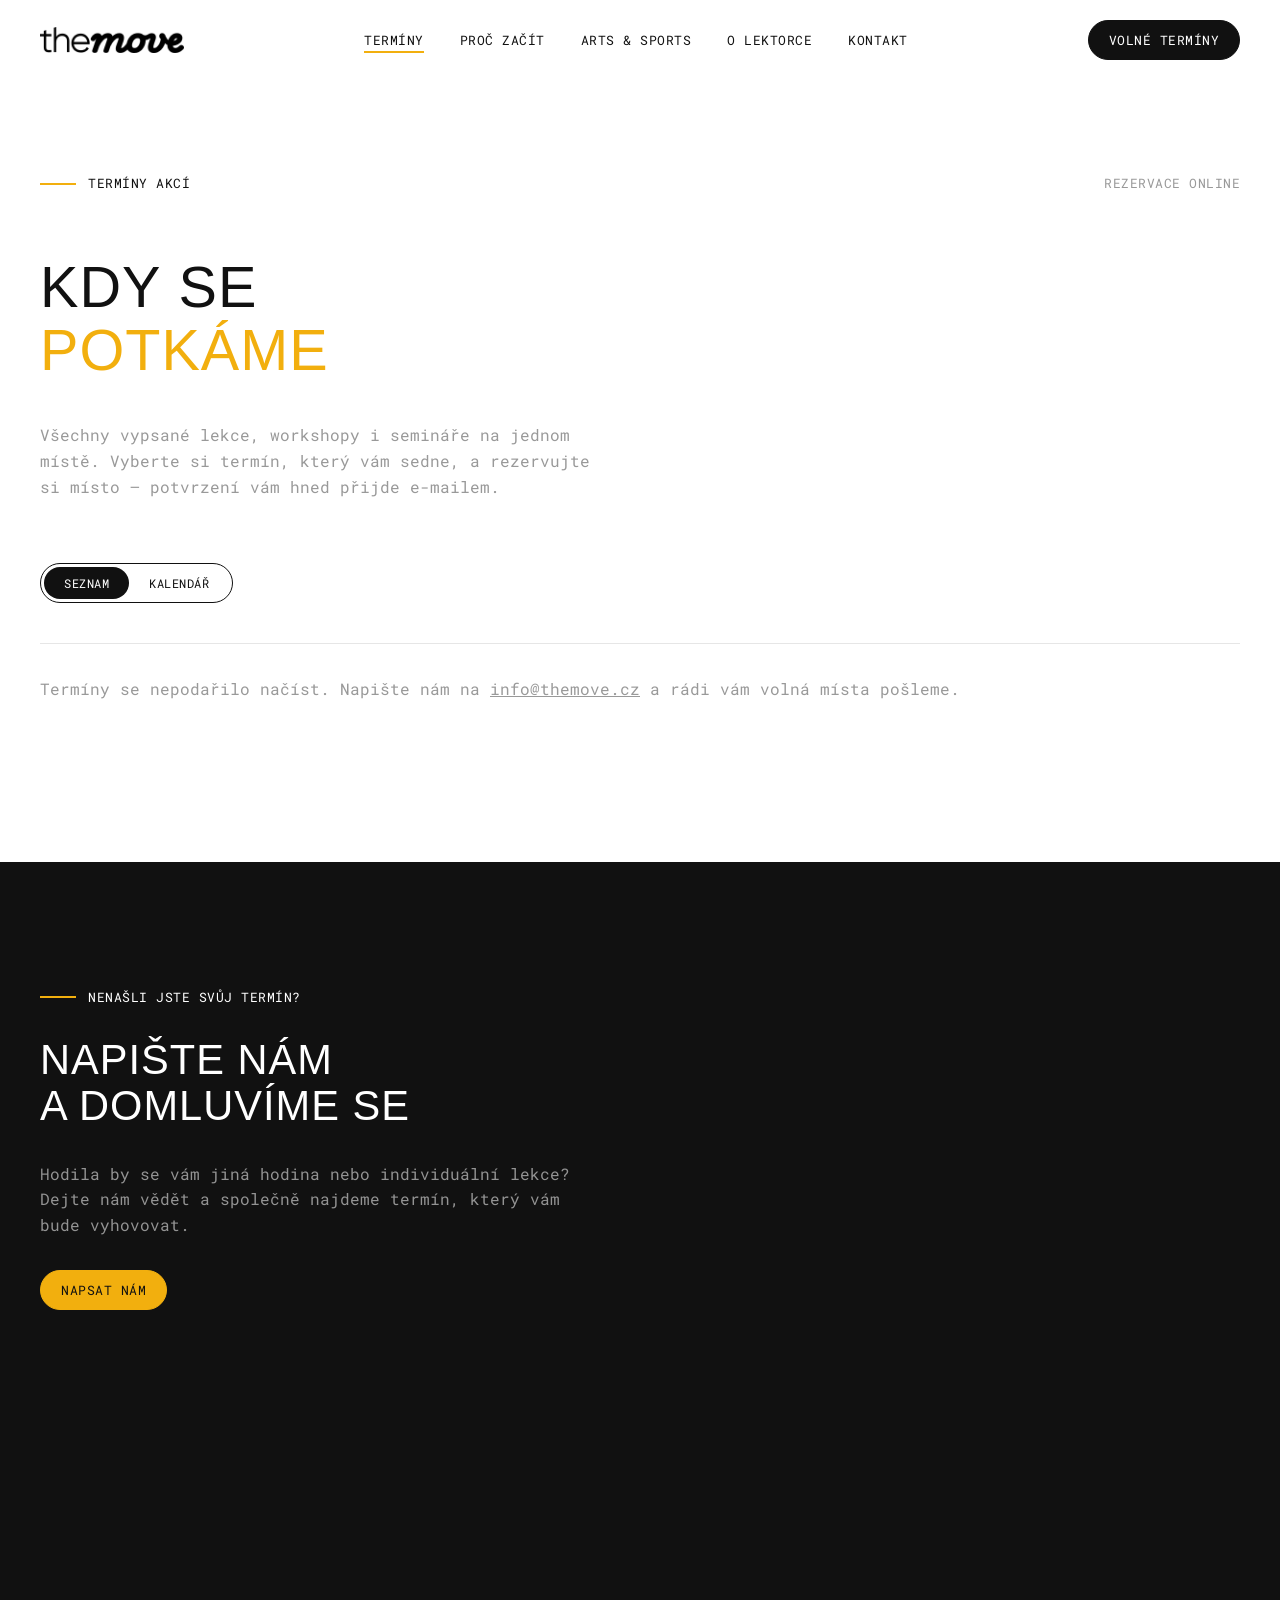
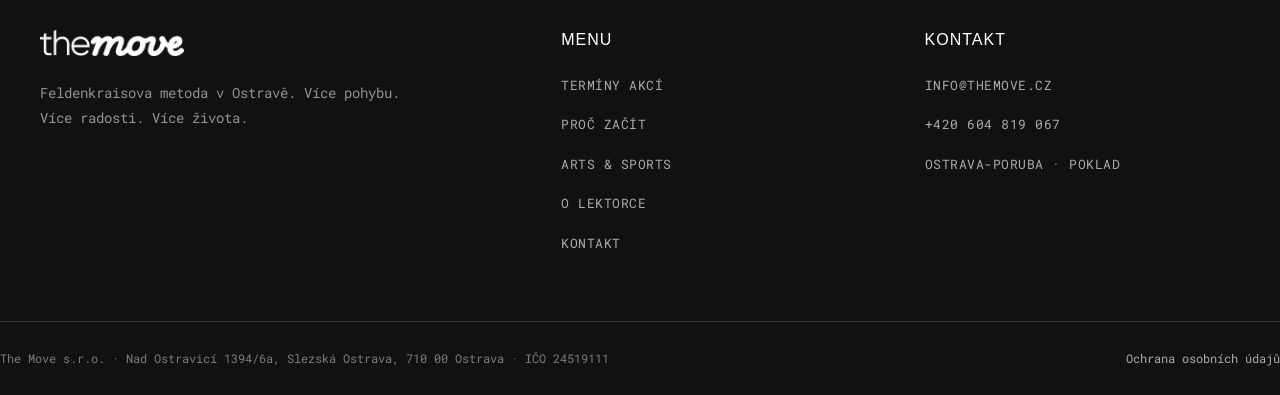
<file: terminy.html>
<!DOCTYPE html>
<html lang="cs">
<head>
  <meta charset="UTF-8">
  <meta name="viewport" content="width=device-width, initial-scale=1.0">
  <meta name="google-site-verification" content="vGgKnA8cwMXbeHBE8pRr9Jo4e9qX8RQG9WnMK0uYkx0">
  <title>Termíny lekcí · The Move | Feldenkraisova metoda Ostrava</title>
  <meta name="description" content="Přehled všech vypsaných termínů lekcí Feldenkraisovy metody v Ostravě. Rezervujte si místo v seznamu nebo v kalendáři.">
  <link rel="preconnect" href="https://fonts.googleapis.com">
  <link rel="preconnect" href="https://fonts.gstatic.com" crossorigin>
  <link href="https://api.fontshare.com/v2/css?f[]=general-sans@400,500&display=swap" rel="stylesheet">
  <link href="https://fonts.googleapis.com/css2?family=Roboto+Mono:wght@400;500&display=swap" rel="stylesheet">
  <link rel="stylesheet" href="css/style.css?v=144dc403">
  <link rel="icon" type="image/svg+xml" href="assets/img/favicon.svg">
</head>
<body>

  <!-- ===== Navigace ===== -->
  <header class="nav">
    <div class="container nav-inner">
      <a href="index.html" class="nav-logo" aria-label="The Move, úvodní stránka">
        <img src="assets/img/logo.webp" alt="The Move" width="600" height="108">
      </a>

      <nav>
        <ul class="nav-menu" id="nav-menu">
          <li><a class="nav-link is-active" href="terminy.html">Termíny</a></li>
          <li><a class="nav-link" href="jak-zacit.html">Proč začít</a></li>
          <li><a class="nav-link" href="artists.html">Arts &amp; sports</a></li>
          <li><a class="nav-link" href="o-lektorce.html">O lektorce</a></li>
          <li><a class="nav-link" href="index.html#kontakt">Kontakt</a></li>
        </ul>
      </nav>

      <a href="#terminy" class="button button--solid nav-cta">Volné termíny</a>

      <button class="nav-burger" aria-label="Otevřít menu" aria-expanded="false" aria-controls="nav-menu">
        <span></span><span></span><span></span>
      </button>
    </div>
  </header>

  <main>

    <!-- ===== Hero ===== -->
    <section class="hero" style="padding-bottom:2rem">
      <div class="container">
        <div class="hero-topline reveal">
          <span class="label">Termíny akcí</span>
          <span class="label label--plain text-grey">Rezervace online</span>
        </div>

        <h1 class="h1" style="max-width:52rem">
          <span class="mask-line"><span>Kdy se</span></span>
          <span class="mask-line" style="--reveal-delay:.12s"><span><em class="text-yellow" style="font-style:normal">potkáme</em></span></span>
        </h1>

        <p class="hero-sub reveal" style="--reveal-delay:.3s">
          Všechny vypsané lekce, workshopy i semináře na jednom místě.
          Vyberte si termín, který vám sedne, a rezervujte si místo —
          potvrzení vám hned přijde e-mailem.
        </p>
      </div>
    </section>

    <!-- ===== Termíny ===== -->
    <section class="section section--top" id="terminy" style="padding-top:2rem;padding-bottom:var(--section-pad)">
      <div class="container">

        <!-- přepínač zobrazení + filtry -->
        <div class="terminy-ovladani reveal">
          <div class="prepinac-zobrazeni" role="group" aria-label="Způsob zobrazení">
            <button type="button" class="prepinac-tlacitko is-active" data-zobrazeni="seznam">Seznam</button>
            <button type="button" class="prepinac-tlacitko" data-zobrazeni="kalendar">Kalendář</button>
          </div>
          <div class="schedule-filters" id="schedule-filters" hidden
               role="group" aria-label="Filtr podle druhu akce"></div>
        </div>

        <!-- seznam členěný po měsících -->
        <div class="schedule reveal" id="schedule-list"
             data-api="api/terminy.php" data-rezim="plny">
          <p class="schedule-loading text-grey">Načítáme aktuální termíny…</p>
        </div>

        <!-- kalendář -->
        <div class="kalendar" id="kalendar" hidden>
          <div class="kalendar-hlava">
            <button type="button" class="kalendar-sipka" id="kalendar-zpet" aria-label="Předchozí měsíc">←</button>
            <h2 class="h4" id="kalendar-mesic">—</h2>
            <button type="button" class="kalendar-sipka" id="kalendar-vpred" aria-label="Další měsíc">→</button>
          </div>
          <div class="kalendar-dny" aria-hidden="true">
            <span>Po</span><span>Út</span><span>St</span><span>Čt</span><span>Pá</span><span>So</span><span>Ne</span>
          </div>
          <div class="kalendar-mrizka" id="kalendar-mrizka"></div>
          <div class="kalendar-detail" id="kalendar-detail" hidden></div>
          <p class="kalendar-napoveda text-grey">Klepnutím na den zobrazíte podrobnosti a rezervujete místo.</p>
        </div>

      </div>
    </section>

    <!-- ===== CTA ===== -->
    <section class="section bg-dark cta-band">
      <svg class="curve-svg curve-anim-float" viewBox="0 0 900 500" aria-hidden="true">
        <path pathLength="1" d="M 940 240 C 810 255 690 285 630 345 C 585 392 565 460 558 540"/>
      </svg>
      <div class="container cta-inner">
        <span class="label reveal" style="color:#fff">Nenašli jste svůj termín?</span>
        <h2 class="h2 reveal" style="--reveal-delay:.1s">Napište nám<br>a domluvíme se</h2>
        <p class="text-grey reveal" style="--reveal-delay:.2s;max-width:34rem">
          Hodila by se vám jiná hodina nebo individuální lekce? Dejte nám vědět
          a společně najdeme termín, který vám bude vyhovovat.
        </p>
        <a href="index.html#kontakt" class="button button--yellow reveal" style="--reveal-delay:.3s">Napsat nám</a>
      </div>
    </section>

  </main>

  <div class="modal" id="booking-modal" hidden>
    <div class="modal-backdrop" data-close></div>
    <div class="modal-box" role="dialog" aria-modal="true" aria-labelledby="booking-title">
      <button class="modal-close" type="button" data-close aria-label="Zavřít">×</button>
      <span class="label">Rezervace místa</span>
      <h3 class="h4" id="booking-title" style="margin-top:1rem">Rezervovat lekci</h3>
      <p class="modal-lesson text-grey"></p>

      <form class="booking-form" novalidate>
        <input type="hidden" name="termin_id" value="">
        <!-- honeypot proti robotům -->
        <input type="text" name="web" tabindex="-1" autocomplete="off" style="position:absolute;left:-5000px" aria-hidden="true">
        <div class="form-field">
          <label for="b-name">Vaše jméno</label>
          <input type="text" id="b-name" name="jmeno" required autocomplete="name">
        </div>
        <div class="form-field">
          <label for="b-email">Váš e-mail</label>
          <input type="email" id="b-email" name="email" required autocomplete="email">
          <span class="form-hint">Hned na něj pošleme potvrzení rezervace.</span>
        </div>
        <div class="form-field">
          <label for="b-phone">Telefon (nepovinné)</label>
          <input type="tel" id="b-phone" name="telefon" autocomplete="tel">
        </div>
        <label class="form-check">
          <input type="checkbox" name="novinky" value="1" checked>
          <span>Chci e-mailem vědět o nových termínech a akcích. Odhlásit se můžete kdykoli.</span>
        </label>
        <p class="booking-error" hidden></p>
        <button type="submit" class="button button--solid">Odeslat rezervaci</button>
        <p class="form-note">Odesláním souhlasíte se zpracováním osobních údajů za účelem rezervace lekce.</p>
      </form>

      <div class="booking-success" hidden>
        <p class="booking-success-zprava"></p>
        <div class="booking-mail" hidden>
          <p class="booking-mail-nadpis">Mrkněte do e-mailu</p>
          <p>Potvrzení jsme právě poslali na <strong class="booking-mail-adresa"></strong>.
            Najdete v něm všechny údaje o termínu, odkaz na zrušení rezervace
            i možnost přihlásit se rovnou na další lekce.</p>
          <p class="booking-mail-spam">Kdyby do pár minut nedorazilo, podívejte se prosím
            do složky s nevyžádanou poštou.</p>
        </div>
        <button type="button" class="button" data-close>Zavřít</button>
      </div>
    </div>
  </div>

  <!-- ===== Footer ===== -->
  <footer class="footer">
    <div class="container footer-top">
      <div class="footer-col">
        <img src="assets/img/logo.webp" alt="The Move" style="height:26px;width:auto;filter:invert(1);margin-bottom:1.5rem">
        <p class="footer-tagline">Feldenkraisova metoda v Ostravě. Více pohybu.
        Více radosti. Více života.</p>
      </div>
      <div class="footer-col">
        <h4 class="h6">Menu</h4>
        <ul>
          <li><a href="index.html#terminy">Termíny akcí</a></li>
          <li><a href="jak-zacit.html">Proč začít</a></li>
          <li><a href="artists.html">Arts &amp; sports</a></li>
          <li><a href="o-lektorce.html">O lektorce</a></li>
          <li><a href="index.html#kontakt">Kontakt</a></li>
        </ul>
      </div>
      <div class="footer-col">
        <h4 class="h6">Kontakt</h4>
        <ul>
          <li><a href="mailto:info@themove.cz">info@themove.cz</a></li>
          <li><a href="tel:+420604819067">+420 604 819 067</a></li>
          <li><a href="index.html#terminy">Ostrava-Poruba · Poklad</a></li>
        </ul>
      </div>
    </div>

    <div class="container footer-bottom">
      <span class="footer-company">The Move s.r.o. · Nad Ostravicí 1394/6a, Slezská Ostrava, 710 00 Ostrava · IČO 24519111</span>
      <span><a href="ochrana-osobnich-udaju.html">Ochrana osobních údajů</a></span>
    </div>
  </footer>

  <script src="js/main.js?v=7fc27e05"></script>
  <!-- Cloudflare Web Analytics -->
  <script defer src="https://static.cloudflareinsights.com/beacon.min.js"
          data-cf-beacon='{"token": "f0dfa562e08c4e3f8f558e6528ef04cc"}'></script>
</body>
</html>
</file>
<file: css/style.css>
/* ============================================================
   THE MOVE :: Feldenkraisova metoda
   Design system podle šablony Erikk (Webflow)
   Fonty: General Sans (nadpisy) + Roboto Mono (texty)
   Akcent: žlutá #F2AF0E
   ============================================================ */

:root {
  --ink: #111111;
  --paper: #ffffff;
  --paper-soft: #fafafa;
  --grey: #999999;
  --line: #e6e6e6;
  --line-dark: rgba(255, 255, 255, 0.15);
  --yellow: #f2af0e;
  --font-head: "General Sans", sans-serif;
  --font-mono: "Roboto Mono", monospace;
  --gutter: 2.5rem;
  --section-pad: 8rem;
}

* { margin: 0; padding: 0; box-sizing: border-box; }

html { scroll-behavior: smooth; }

body {
  font-family: var(--font-mono);
  font-size: 1rem;
  line-height: 160%;
  color: var(--ink);
  background: var(--paper);
  -webkit-font-smoothing: antialiased;
  overflow-x: hidden;
}

::selection { background: var(--yellow); color: var(--ink); }

img, video { max-width: 100%; display: block; }

a { color: inherit; text-decoration: none; }

/* ---------- Typografie (škála dle šablony: vw + stropy) ---------- */

h1, h2, h3, h4, h5, h6, .h-style {
  font-family: var(--font-head);
  font-weight: 400;
  letter-spacing: 1px;
  text-transform: uppercase;
}

.h-xlarge { font-size: 11vw;   line-height: 90%;  }
.h-large  { font-size: 8.5vw;  line-height: 100%; }
.h-medium { font-size: 6.5vw;  line-height: 100%; }
.h1       { font-size: 4.5vw;  line-height: 110%; }
.h2       { font-size: 3.25vw; line-height: 110%; }
.h3       { font-size: 2.25vw; line-height: 120%; }
.h4       { font-size: 1.75vw; line-height: 120%; }
.h5       { font-size: 1.5vw;  line-height: 130%; }
.h6       { font-size: 1.25vw; line-height: 130%; }

@media screen and (min-width: 1440px) {
  .h-xlarge { font-size: 10rem; }
  .h-large  { font-size: 8rem; }
  .h-medium { font-size: 6rem; }
  .h1 { font-size: 4rem; }
  .h2 { font-size: 3rem; }
  .h3 { font-size: 2rem; }
  .h4 { font-size: 1.5rem; }
  .h5 { font-size: 1.25rem; }
  .h6 { font-size: 1.125rem; }
}

@media screen and (max-width: 991px) {
  .h-xlarge { font-size: 5.5rem; }
  .h-large  { font-size: 5rem; }
  .h-medium { font-size: 4.5rem; }
  .h1 { font-size: 3.5rem; }
  .h2 { font-size: 2.75rem; }
  .h3 { font-size: 2rem; }
  .h4 { font-size: 1.5rem; }
  .h5 { font-size: 1.25rem; }
  .h6 { font-size: 1.125rem; }
}

@media screen and (max-width: 767px) {
  .h-xlarge { font-size: 3.6rem; }
  .h-large  { font-size: 3.25rem; }
  .h-medium { font-size: 3rem; }
  .h1 { font-size: 2.75rem; }
  .h2 { font-size: 2.25rem; }
  .h3 { font-size: 1.75rem; }
  .h4 { font-size: 1.375rem; }
}

@media screen and (max-width: 479px) {
  .h-xlarge { font-size: 2.75rem; }
  .h-large  { font-size: 2.5rem; }
  .h-medium { font-size: 2.25rem; }
  .h1 { font-size: 2.25rem; }
  .h2 { font-size: 1.875rem; }
  .h3 { font-size: 1.5rem; }
}

.text-large   { font-size: 1.25rem;  line-height: 160%; }
.text-regular { font-size: 1rem;     line-height: 160%; }
.text-small   { font-size: 0.875rem; line-height: 160%; }
.text-tiny    { font-size: 0.75rem;  line-height: 160%; }

@media screen and (max-width: 767px) {
  .text-large { font-size: 1.125rem; }
}

.text-grey { color: var(--grey); }
.text-yellow { color: var(--yellow); }

/* Mono štítek sekce */
.label {
  font-family: var(--font-mono);
  font-size: 13px;
  letter-spacing: 0.5px;
  text-transform: uppercase;
  line-height: 120%;
  display: inline-flex;
  align-items: center;
  gap: 0.75rem;
}

/* Žlutá linka u štítku */
.label::before {
  content: "";
  width: 2.25rem;
  height: 2px;
  background: var(--yellow);
  flex-shrink: 0;
}

.label--plain::before { display: none; }

/* ---------- Layout ---------- */

.container {
  width: 100%;
  max-width: 90rem;
  margin: 0 auto;
  padding-left: var(--gutter);
  padding-right: var(--gutter);
}

.section { padding-top: var(--section-pad); padding-bottom: var(--section-pad); }
.section--top { padding-bottom: 0; }

.section-head {
  display: flex;
  flex-direction: column;
  gap: 1.5rem;
  margin-bottom: 4rem;
}

.section-head--split {
  flex-direction: row;
  justify-content: space-between;
  align-items: flex-end;
  gap: 3rem;
}

.section-head--split > p { max-width: 34rem; }

@media screen and (max-width: 991px) {
  :root { --section-pad: 6rem; --gutter: 2rem; }
  .section-head--split { flex-direction: column; align-items: flex-start; }
}

@media screen and (max-width: 767px) {
  :root { --section-pad: 4.5rem; --gutter: 1.25rem; }
  .section-head { margin-bottom: 3rem; }
}

.bg-dark {
  background: var(--ink);
  color: var(--paper);
}

.bg-dark .text-grey { color: rgba(255, 255, 255, 0.55); }
.bg-soft { background: var(--paper-soft); }

/* ---------- Tlačítka ---------- */

.button {
  display: inline-flex;
  justify-content: center;
  align-items: center;
  gap: 0.5rem;
  font-family: var(--font-mono);
  font-size: 13px;
  font-weight: 400;
  line-height: 110%;
  letter-spacing: 0.5px;
  text-transform: uppercase;
  color: var(--ink);
  background: transparent;
  border: 1px solid var(--ink);
  border-radius: 500px;
  padding: 0.75rem 1.25rem;
  cursor: pointer;
  position: relative;
  overflow: hidden;
  transition: color 0.25s, background-color 0.25s, border-color 0.25s;
}

.button:hover {
  background: var(--ink);
  color: var(--paper);
}

.button--solid {
  background: var(--ink);
  color: var(--paper);
}

.button--solid:hover {
  background: var(--yellow);
  border-color: var(--yellow);
  color: var(--ink);
}

.button--light {
  border-color: var(--paper);
  color: var(--paper);
}

.button--light:hover {
  background: var(--paper);
  color: var(--ink);
}

.button--yellow {
  background: var(--yellow);
  border-color: var(--yellow);
  color: var(--ink);
}

.button--yellow:hover {
  background: transparent;
  border-color: var(--paper);
  color: var(--paper);
}

/* Textový odkaz se šipkou a žlutým podtržením */
.link-arrow {
  display: inline-flex;
  align-items: center;
  gap: 0.75rem;
  font-family: var(--font-mono);
  font-size: 13px;
  letter-spacing: 0.5px;
  text-transform: uppercase;
  position: relative;
  padding-bottom: 0.35rem;
}

.link-arrow::after {
  content: "";
  position: absolute;
  left: 0;
  bottom: 0;
  height: 2px;
  width: 100%;
  background: var(--yellow);
  transform: scaleX(0);
  transform-origin: left;
  transition: transform 0.35s cubic-bezier(0.22, 1, 0.36, 1);
}

.link-arrow:hover::after { transform: scaleX(1); }

.link-arrow .arrow { transition: transform 0.3s; }
.link-arrow:hover .arrow { transform: translateX(4px); }

/* ---------- Navigace ---------- */

.nav {
  position: fixed;
  top: 0;
  left: 0;
  right: 0;
  z-index: 100;
  transition: background-color 0.3s, box-shadow 0.3s;
}

.nav.is-scrolled {
  background: rgba(255, 255, 255, 0.85);
  -webkit-backdrop-filter: blur(1rem);
  backdrop-filter: blur(1rem);
  box-shadow: 0 1px 0 var(--line);
}

/* Kotvy na stránce se zastaví pod trvale viditelným menu */
[id] { scroll-margin-top: 6rem; }

.nav-inner {
  display: flex;
  align-items: center;
  justify-content: space-between;
  gap: 2rem;
  padding-top: 1.25rem;
  padding-bottom: 1.25rem;
}

.nav-logo img { height: 26px; width: auto; }

.nav-menu {
  display: flex;
  align-items: center;
  gap: 2.25rem;
  list-style: none;
}

/* položky menu se nikdy nelámou do dvou řádků */
.nav-menu .nav-link { white-space: nowrap; }

/* na užších monitorech zúžíme mezery, ať se menu vejde na jeden řádek */
@media screen and (max-width: 1200px) {
  .nav-menu { gap: 1.5rem; }
}

@media screen and (max-width: 1060px) {
  .nav-menu { gap: 1rem; }
}

.nav-link {
  font-family: var(--font-mono);
  font-size: 13px;
  letter-spacing: 0.5px;
  text-transform: uppercase;
  position: relative;
  padding-bottom: 0.25rem;
}

.nav-link::after {
  content: "";
  position: absolute;
  left: 0;
  bottom: 0;
  width: 100%;
  height: 2px;
  background: var(--yellow);
  transform: scaleX(0);
  transform-origin: left;
  transition: transform 0.3s cubic-bezier(0.22, 1, 0.36, 1);
}

.nav-link:hover::after,
.nav-link.is-active::after { transform: scaleX(1); }

.nav-cta { flex-shrink: 0; }

.nav-burger {
  display: none;
  flex-direction: column;
  justify-content: center;
  gap: 6px;
  width: 44px;
  height: 44px;
  background: none;
  border: none;
  cursor: pointer;
}

.nav-burger span {
  display: block;
  width: 26px;
  height: 2px;
  margin: 0 auto;
  background: var(--ink);
  transition: transform 0.3s, opacity 0.3s;
}

@media screen and (max-width: 991px) {
  .nav-menu {
    position: fixed;
    inset: 0;
    z-index: -1;
    flex-direction: column;
    justify-content: center;
    gap: 2rem;
    background: var(--paper);
    opacity: 0;
    pointer-events: none;
    transition: opacity 0.3s;
  }

  .nav-menu.is-open {
    opacity: 1;
    pointer-events: auto;
  }

  .nav-menu .nav-link { font-size: 1.25rem; }
  .nav-burger { display: flex; }

  .nav-burger.is-open span:nth-child(1) { transform: translateY(8px) rotate(45deg); }
  .nav-burger.is-open span:nth-child(2) { opacity: 0; }
  .nav-burger.is-open span:nth-child(3) { transform: translateY(-8px) rotate(-45deg); }
}

@media screen and (max-width: 479px) {
  .nav-cta { display: none; }
  .nav-menu .nav-cta { display: inline-flex; }
}

/* ---------- Hero ---------- */

.hero {
  padding-top: 11rem;
  padding-bottom: 5rem;
}

.hero-topline {
  display: flex;
  justify-content: space-between;
  gap: 2rem;
  margin-bottom: 4rem;
}

/* na úzkých displejích se štítky srovnají pod sebe, ať se nelámou */
@media screen and (max-width: 560px) {
  .hero-topline {
    flex-direction: column;
    gap: 0.75rem;
  }
}

.hero h1 { position: relative; z-index: 2; }

.hero-sub {
  max-width: 36rem;
  margin-top: 2.5rem;
  color: var(--grey);
}

.hero-actions {
  display: flex;
  flex-wrap: wrap;
  gap: 1rem;
  margin-top: 2.5rem;
}

.hero-media {
  position: relative;
  margin-top: 5rem;
  overflow: hidden;
}

.hero-media video,
.hero-media img {
  width: 100%;
  height: min(80vh, 44rem);
  object-fit: cover;
  filter: grayscale(1);
}

/* Žlutá křivka přes hero */
.hero-curve {
  position: absolute;
  right: -2%;
  bottom: -4%;
  width: 46%;
  pointer-events: none;
  z-index: 3;
}

.hero-curve path,
.curve-svg path {
  fill: none;
  stroke: var(--yellow);
  stroke-width: 10;
  stroke-linecap: round;
}

@media screen and (max-width: 767px) {
  .hero { padding-top: 8rem; }
  .hero-topline { margin-bottom: 2.5rem; }
  .hero-media video, .hero-media img { height: 60vh; }
}

/* ---------- Termíny (rozvrh) ---------- */

.schedule { border-top: 1px solid var(--line); }

/* Filtr podle druhu akce */
.schedule-filters {
  display: flex;
  flex-wrap: wrap;
  gap: 0.75rem;
  margin-bottom: 2.5rem;
}

/* Vlastní display by jinak přebil atribut hidden. */
.schedule-filters[hidden],
.schedule-more .button[hidden] { display: none; }

.schedule-filter {
  font-family: var(--font-mono);
  font-size: 12px;
  letter-spacing: 0.5px;
  text-transform: uppercase;
  color: var(--ink);
  background: transparent;
  border: 1px solid var(--line);
  border-radius: 500px;
  padding: 0.55rem 1.15rem;
  cursor: pointer;
  transition: background 0.25s ease, border-color 0.25s ease, color 0.25s ease;
}

.schedule-filter:hover { border-color: var(--ink); }

.schedule-filter.is-active {
  background: var(--yellow);
  border-color: var(--yellow);
  color: var(--ink);
}

/* Štítek druhu akce v řádku termínu */
.schedule-type {
  display: inline-block;
  margin-bottom: 0.6rem;
  padding: 0.2rem 0.65rem;
  border: 1px solid var(--ink);
  border-radius: 500px;
  font-size: 11px;
  letter-spacing: 1px;
  text-transform: uppercase;
  line-height: 160%;
}

.schedule-type--workshop {
  background: var(--yellow);
  border-color: var(--yellow);
}

.schedule-type--seminar {
  background: var(--ink);
  border-color: var(--ink);
  color: var(--paper);
}

.schedule-row {
  display: grid;
  grid-template-columns: 1.2fr 1.6fr 1fr auto;
  align-items: center;
  gap: 2rem;
  padding: 1.75rem 0;
  border-bottom: 1px solid var(--line);
  position: relative;
  transition: padding-left 0.35s cubic-bezier(0.22, 1, 0.36, 1);
}

.schedule-row::before {
  content: "";
  position: absolute;
  left: 0;
  top: 50%;
  transform: translateY(-50%) scaleX(0);
  transform-origin: left;
  width: 2rem;
  height: 2px;
  background: var(--yellow);
  transition: transform 0.35s cubic-bezier(0.22, 1, 0.36, 1);
}

.schedule-row:hover { padding-left: 3rem; }
.schedule-row:hover::before { transform: translateY(-50%) scaleX(1); }

.schedule-time {
  display: flex;
  flex-direction: column;
  align-items: flex-start;
  font-size: 13px;
  letter-spacing: 0.5px;
  text-transform: uppercase;
}

.schedule-place {
  font-family: var(--font-head);
  font-size: 1.375rem;
  letter-spacing: 1px;
  text-transform: uppercase;
  line-height: 120%;
}

.schedule-slot {
  display: flex;
  flex-direction: column;
  gap: 0.2rem;
  align-items: flex-start;
}

.schedule-free {
  font-size: 13px;
  color: var(--grey);
  text-transform: uppercase;
  letter-spacing: 0.5px;
}

.schedule-price {
  font-size: 13px;
  letter-spacing: 0.5px;
  text-transform: uppercase;
}

.schedule-free--low { color: var(--yellow); }

.schedule-free--full { color: var(--grey); text-decoration: line-through; }

.schedule-loading { padding: 2rem 0; }

.schedule-place small {
  display: block;
  font-family: var(--font-mono);
  font-size: 0.75rem;
  letter-spacing: 0.5px;
  text-transform: none;
}

.schedule-more {
  margin-top: 3rem;
  display: flex;
  flex-wrap: wrap;
  gap: 1rem;
  justify-content: center;
}

@media screen and (max-width: 767px) {
  .schedule-row {
    grid-template-columns: 1fr;
    gap: 0.5rem;
    padding: 1.5rem 0;
  }
  .schedule-row:hover { padding-left: 0; }
  .schedule-row .button { margin-top: 0.75rem; justify-self: start; }
}

/* ---------- Benefity ---------- */

.benefits-grid {
  display: grid;
  grid-template-columns: repeat(4, 1fr);
  gap: 2.5rem;
  border-top: 1px solid var(--line);
  padding-top: 3rem;
}

.benefit { display: flex; flex-direction: column; gap: 1.25rem; }

.benefit-num {
  font-family: var(--font-mono);
  font-size: 13px;
  color: var(--grey);
  letter-spacing: 0.5px;
}

.benefit h3 { position: relative; padding-top: 1.25rem; }

.benefit h3::before {
  content: "";
  position: absolute;
  top: 0;
  left: 0;
  width: 2.25rem;
  height: 2px;
  background: var(--yellow);
}

.benefit p { color: var(--grey); font-size: 0.875rem; }

@media screen and (max-width: 991px) {
  .benefits-grid { grid-template-columns: repeat(2, 1fr); }
}

@media screen and (max-width: 479px) {
  .benefits-grid { grid-template-columns: 1fr; }
}

/* ---------- Foto pás ---------- */

/* Video na celou šířku nad fotopásem */
.band-video {
  position: relative;
  margin-top: 5rem;
  background: var(--ink);
  overflow: hidden;
}

.band-video video {
  width: 100%;
  height: auto;
  display: block;
}

.photo-band {
  display: grid;
  grid-template-columns: 1fr 1fr;
  gap: 2.5rem;
  margin-top: 2.5rem;
}

.photo-band figure { overflow: hidden; aspect-ratio: 3 / 2; }

.photo-band img {
  width: 100%;
  height: 100%;
  object-fit: cover;
  filter: grayscale(1);
  transition: transform 0.8s cubic-bezier(0.22, 1, 0.36, 1);
}

.photo-band figure:hover img { transform: scale(1.04); }

@media screen and (max-width: 767px) {
  .photo-band { grid-template-columns: 1fr; }
}

/* ---------- Dva směry (karty) ---------- */

.paths-grid {
  display: grid;
  grid-template-columns: 1fr 1fr;
  gap: 2.5rem;
}

.path-card {
  position: relative;
  display: flex;
  flex-direction: column;
  gap: 1.5rem;
  background: var(--ink);
  color: var(--paper);
  padding: 8.5rem 3rem 3.5rem;
  overflow: hidden;
}

.path-card .curve-svg {
  position: absolute;
  right: -6%;
  top: -8%;
  width: 100%;
  opacity: 0.9;
  pointer-events: none;
}

/* varianta přes celou šířku karty: oba konce vybíhají do stran */
.path-card .curve-svg--full {
  left: -6%;
  right: auto;
  width: 112%;
}

.path-card-label {
  font-size: 13px;
  letter-spacing: 0.5px;
  text-transform: uppercase;
  color: rgba(255, 255, 255, 0.55);
}

.path-card h3 { position: relative; z-index: 2; }

.path-card .path-tag {
  display: inline-block;
  background: var(--yellow);
  color: var(--ink);
  font-family: var(--font-mono);
  font-size: 13px;
  letter-spacing: 0.5px;
  text-transform: uppercase;
  padding: 0.35rem 0.75rem;
  width: fit-content;
}

.path-card p {
  color: rgba(255, 255, 255, 0.65);
  font-size: 0.875rem;
  max-width: 30rem;
  position: relative;
  z-index: 2;
}

.path-card .link-arrow { color: var(--paper); margin-top: auto; }

@media screen and (max-width: 991px) {
  .paths-grid { grid-template-columns: 1fr; }
}

@media screen and (max-width: 479px) {
  .path-card { padding: 6rem 1.5rem 2.5rem; }
}

/* ---------- O lektorce ---------- */

.trainer-grid {
  display: grid;
  grid-template-columns: 1.1fr 1fr;
  gap: 2.5rem;
  align-items: stretch;
}

.trainer-card {
  position: relative;
  background: var(--ink);
  color: var(--paper);
  padding: 3.5rem 3rem 9rem;
  display: flex;
  flex-direction: column;
  gap: 1.5rem;
  overflow: hidden;
}

.trainer-card .curve-svg {
  position: absolute;
  right: -6%;
  bottom: -8%;
  width: 78%;
  opacity: 0.85;
  pointer-events: none;
}

.trainer-card blockquote {
  font-style: italic;
  color: rgba(255, 255, 255, 0.75);
  border-left: 2px solid var(--yellow);
  padding-left: 1.25rem;
  font-size: 0.9375rem;
}

.trainer-card p { color: rgba(255, 255, 255, 0.65); font-size: 0.875rem; position: relative; z-index: 2; }
.trainer-card .link-arrow { color: var(--paper); margin-top: auto; position: relative; z-index: 2; }

.trainer-photo { overflow: hidden; }

.trainer-photo img {
  width: 100%;
  height: 100%;
  min-height: 28rem;
  object-fit: cover;
  filter: grayscale(1);
  transition: transform 0.8s cubic-bezier(0.22, 1, 0.36, 1);
}

.trainer-photo:hover img { transform: scale(1.04); }

/* Varianta s videem: čistě vizuální prvek, běží samo a bez zvuku.
   Bez přiblížení při najetí, obraz se hýbe sám. */
.trainer-photo--video video {
  width: 100%;
  height: 100%;
  min-height: 28rem;
  object-fit: cover;
  filter: grayscale(1);
  display: block;
  background: var(--ink);
  pointer-events: none;
}

@media screen and (max-width: 991px) {
  .trainer-grid { grid-template-columns: 1fr; }
}

@media screen and (max-width: 479px) {
  .trainer-card { padding: 2.5rem 1.5rem 6.5rem; }
}

/* ---------- Kontakt ---------- */

.contact-grid {
  display: grid;
  grid-template-columns: 1fr 1.2fr;
  gap: 4rem;
}

.contact-info { display: flex; flex-direction: column; gap: 2rem; }

.contact-direct {
  display: flex;
  flex-direction: column;
  gap: 0.5rem;
  font-size: 1.125rem;
}

.contact-direct a {
  width: fit-content;
  position: relative;
  padding-bottom: 0.2rem;
}

.contact-direct a::after {
  content: "";
  position: absolute;
  left: 0;
  bottom: 0;
  width: 100%;
  height: 2px;
  background: var(--yellow);
  transform: scaleX(0);
  transform-origin: left;
  transition: transform 0.3s;
}

.contact-direct a:hover::after { transform: scaleX(1); }

.form { display: flex; flex-direction: column; gap: 1.5rem; }

.form-field { display: flex; flex-direction: column; gap: 0.5rem; }

.form-field label {
  font-size: 13px;
  letter-spacing: 0.5px;
  text-transform: uppercase;
}

.form-field input,
.form-field textarea {
  font-family: var(--font-mono);
  font-size: 1rem;
  color: var(--ink);
  background: transparent;
  border: none;
  border-bottom: 1px solid var(--line);
  padding: 0.75rem 0;
  border-radius: 0;
  transition: border-color 0.3s;
}

.form-field textarea { min-height: 7rem; resize: vertical; }

.form-field input:focus,
.form-field textarea:focus {
  outline: none;
  border-bottom-color: var(--yellow);
}

.form-row { display: grid; grid-template-columns: 1fr 1fr; gap: 1.5rem; }

.form-footer {
  display: flex;
  align-items: flex-end;
  justify-content: space-between;
  gap: 1.5rem;
}

.form-check { max-width: 10rem; }

.form-note { font-size: 0.75rem; color: var(--grey); }

.form-hint {
  display: block;
  margin-top: 0.4rem;
  font-size: 0.75rem;
  color: var(--grey);
}

.form-check {
  display: flex;
  gap: 0.6rem;
  align-items: flex-start;
  margin-bottom: 1.5rem;
  font-size: 0.8125rem;
  line-height: 155%;
  color: var(--grey);
  cursor: pointer;
}

.form-check input {
  margin-top: 0.15rem;
  width: 1rem;
  height: 1rem;
  flex: none;
  accent-color: var(--yellow);
}

@media screen and (max-width: 991px) {
  .contact-grid { grid-template-columns: 1fr; }
}

@media screen and (max-width: 479px) {
  .form-row { grid-template-columns: 1fr; }
  .form-footer { flex-direction: column; align-items: flex-start; }
}

/* ---------- Rezervační okno ---------- */

.modal {
  position: fixed;
  inset: 0;
  z-index: 200;
  display: flex;
  align-items: center;
  justify-content: center;
  padding: 1.25rem;
}

.modal[hidden] { display: none; }

.modal-backdrop {
  position: absolute;
  inset: 0;
  background: rgba(17, 17, 17, 0.65);
  -webkit-backdrop-filter: blur(4px);
  backdrop-filter: blur(4px);
}

.modal-box {
  position: relative;
  z-index: 2;
  width: 100%;
  max-width: 30rem;
  max-height: 90vh;
  overflow-y: auto;
  background: var(--paper);
  padding: 2.5rem;
  animation: modal-in 0.35s cubic-bezier(0.22, 1, 0.36, 1);
}

@keyframes modal-in {
  from { opacity: 0; transform: translateY(1.5rem); }
  to   { opacity: 1; transform: translateY(0); }
}

.modal-close {
  position: absolute;
  top: 1rem;
  right: 1rem;
  width: 2.5rem;
  height: 2.5rem;
  border: 1px solid var(--line);
  border-radius: 50%;
  background: none;
  font-family: var(--font-mono);
  font-size: 1.25rem;
  line-height: 1;
  cursor: pointer;
  transition: background-color 0.25s, border-color 0.25s;
}

.modal-close:hover { background: var(--yellow); border-color: var(--yellow); }

.modal-lesson {
  font-size: 0.8125rem;
  letter-spacing: 0.5px;
  text-transform: uppercase;
  margin-top: 0.75rem;
  padding-bottom: 1.5rem;
  border-bottom: 1px solid var(--line);
}

.booking-form {
  display: flex;
  flex-direction: column;
  gap: 1.25rem;
  margin-top: 1.5rem;
}

.booking-form .button { align-self: flex-start; }

.booking-error {
  color: #d0342c;
  font-size: 0.8125rem;
}

.booking-success {
  margin-top: 1.5rem;
  display: flex;
  flex-direction: column;
  gap: 1.5rem;
}

.booking-success[hidden],
.booking-form[hidden] { display: none; }

.booking-success > p {
  border-left: 3px solid var(--yellow);
  padding-left: 1.25rem;
}

/* Výzva, ať se člověk podívá do e-mailu — jinak mu potvrzení unikne. */
.booking-mail {
  background: var(--paper-soft);
  border: 1px solid var(--line);
  padding: 1.25rem 1.5rem;
}

.booking-mail[hidden] { display: none; }

.booking-mail p { margin: 0; font-size: 0.875rem; line-height: 165%; }
.booking-mail p + p { margin-top: 0.7rem; }

.booking-mail p.booking-mail-nadpis {
  font-family: var(--font-head);
  font-size: 1rem;
  letter-spacing: 1px;
  text-transform: uppercase;
}

.booking-mail p.booking-mail-spam {
  color: var(--grey);
  font-size: 0.75rem;
}

.booking-success .button { align-self: flex-start; }

@media screen and (max-width: 479px) {
  .modal-box { padding: 2rem 1.5rem; }
}

/* ---------- Reference (slider) ---------- */

.refs-band {
  position: relative;
  overflow: hidden;
  border-top: 1px solid var(--line);
}

.refs-band .curve-svg {
  position: absolute;
  right: -5%;
  bottom: -8%;
  width: 55%;
  opacity: 0.9;
  pointer-events: none;
}

.refs {
  position: relative;
  z-index: 2;
  max-width: 56rem;
}

.refs-track {
  display: grid;
  cursor: grab;
}

.refs-track:active { cursor: grabbing; }

.ref-slide {
  grid-area: 1 / 1;
  opacity: 0;
  transform: translateY(1.5rem);
  transition: opacity 0.55s ease, transform 0.55s cubic-bezier(0.22, 1, 0.36, 1);
  pointer-events: none;
}

.ref-slide.is-active {
  opacity: 1;
  transform: none;
  pointer-events: auto;
}

.ref-slide blockquote {
  font-family: var(--font-head);
  font-size: clamp(1.375rem, 2.4vw, 2rem);
  font-weight: 400;
  line-height: 140%;
  letter-spacing: 0;
}

.ref-slide blockquote::before { content: "„"; color: var(--yellow); }
.ref-slide blockquote::after  { content: "“"; color: var(--yellow); }

.ref-slide figcaption {
  margin-top: 1.75rem;
  color: var(--grey);
}

.refs-nav {
  display: flex;
  align-items: center;
  gap: 1.5rem;
  margin-top: 2.5rem;
}

.refs-btn {
  width: 2.75rem;
  height: 2.75rem;
  flex-shrink: 0;
  border: 1px solid var(--ink);
  border-radius: 50%;
  background: transparent;
  color: var(--ink);
  font-family: var(--font-mono);
  font-size: 1rem;
  cursor: pointer;
  transition: background-color 0.25s, border-color 0.25s, color 0.25s;
}

.refs-btn:hover {
  background: var(--yellow);
  border-color: var(--yellow);
  color: var(--ink);
}

.refs-counter {
  font-family: var(--font-mono);
  font-size: 13px;
  letter-spacing: 0.5px;
  color: var(--grey);
  white-space: nowrap;
}

/* tenká linka ukazující čas do dalšího snímku */
.refs-progress {
  flex: 0 1 6rem;
  height: 2px;
  background: var(--line);
  overflow: hidden;
}

.refs-progress > span {
  display: block;
  height: 100%;
  width: 100%;
  background: var(--yellow);
  transform: scaleX(0);
  transform-origin: left;
}

.refs.is-auto .refs-progress > span {
  animation: refs-progress var(--refs-interval, 7s) linear;
}

@keyframes refs-progress {
  from { transform: scaleX(0); }
  to   { transform: scaleX(1); }
}

@media screen and (max-width: 479px) {
  .refs-nav { gap: 1rem; }
  .refs-progress { flex-basis: 3.5rem; }
}

/* ---------- FAQ ---------- */

.faq-list { border-top: 1px solid var(--line); }

.faq-item { border-bottom: 1px solid var(--line); }

.faq-question {
  width: 100%;
  display: flex;
  justify-content: space-between;
  align-items: center;
  gap: 2rem;
  background: none;
  border: none;
  cursor: pointer;
  text-align: left;
  padding: 1.75rem 0;
  font-family: var(--font-head);
  font-size: 1.25rem;
  letter-spacing: 1px;
  text-transform: uppercase;
  line-height: 130%;
  color: var(--ink);
}

.faq-icon {
  flex-shrink: 0;
  width: 2.5rem;
  height: 2.5rem;
  border: 1px solid var(--ink);
  border-radius: 50%;
  display: flex;
  align-items: center;
  justify-content: center;
  font-family: var(--font-mono);
  font-size: 1.1rem;
  transition: background-color 0.3s, color 0.3s, transform 0.4s, border-color 0.3s;
}

.faq-item.is-open .faq-icon {
  background: var(--yellow);
  border-color: var(--yellow);
  color: var(--ink);
  transform: rotate(45deg);
}

.faq-answer {
  max-height: 0;
  overflow: hidden;
  transition: max-height 0.45s cubic-bezier(0.22, 1, 0.36, 1);
}

.faq-answer p {
  padding: 0 0 1.75rem;
  color: var(--grey);
  max-width: 46rem;
}

@media screen and (max-width: 479px) {
  .faq-question { font-size: 1rem; }
}

/* ---------- Mezistránkové CTA ---------- */

.cta-band {
  position: relative;
  overflow: hidden;
  padding-bottom: 14rem;
}

.cta-band .curve-svg {
  position: absolute;
  right: -5%;
  bottom: -10%;
  width: 64%;
  pointer-events: none;
  opacity: 0.9;
}

@media screen and (max-width: 767px) {
  .cta-band { padding-bottom: 10rem; }
}

.cta-inner {
  display: flex;
  flex-direction: column;
  align-items: flex-start;
  gap: 2rem;
  position: relative;
  z-index: 2;
}

/* ---------- Video sekce ---------- */

.video-figure {
  position: relative;
  overflow: hidden;
}

/* Tlačítko přehrání přes video, stejné jako u karet s příběhy.
   Vkládá ho JS ke každému videu s ovládáním; po prvním spuštění zmizí
   a dál se ovládá běžnými prvky přehrávače. */
.play-badge {
  position: absolute;
  top: 50%;
  left: 50%;
  transform: translate(-50%, -50%);
  z-index: 3;
  width: 4.5rem;
  height: 4.5rem;
  border: none;
  border-radius: 50%;
  background: rgba(17, 17, 17, 0.55);
  -webkit-backdrop-filter: blur(6px);
  backdrop-filter: blur(6px);
  display: flex;
  align-items: center;
  justify-content: center;
  cursor: pointer;
  transition: background-color 0.3s, opacity 0.4s, transform 0.4s;
}

.play-badge::before {
  content: "";
  width: 0;
  height: 0;
  border-style: solid;
  border-width: 11px 0 11px 18px;
  border-color: transparent transparent transparent var(--paper);
  margin-left: 5px;
  transition: border-color 0.3s;
}

.play-badge:hover { background: var(--yellow); }
.play-badge:hover::before { border-left-color: var(--ink); }

.play-badge.is-hidden {
  opacity: 0;
  pointer-events: none;
  transform: translate(-50%, -50%) scale(0.85);
}

@media screen and (max-width: 479px) {
  .play-badge { width: 3.5rem; height: 3.5rem; }
  .play-badge::before { border-width: 9px 0 9px 14px; }
}

.video-figure video {
  width: 100%;
  height: auto;
  display: block;
  background: var(--ink);
}

/* Hero mřížka: video vlevo, černý box vpravo */
.hero-grid {
  display: grid;
  grid-template-columns: 1.7fr 1fr;
  gap: 2.5rem;
  align-items: stretch;
  margin-top: 4rem;
}

.hero-grid .video-figure { align-self: start; }

.promo-box {
  position: relative;
  background: var(--ink);
  color: var(--paper);
  padding: 3rem 2.5rem;
  display: flex;
  flex-direction: column;
  gap: 1.25rem;
  overflow: hidden;
}

.promo-box p {
  color: rgba(255, 255, 255, 0.65);
  font-size: 0.875rem;
  position: relative;
  z-index: 2;
}

.promo-box .curve-svg {
  position: absolute;
  left: -8%;
  bottom: -10%;
  width: 118%;
  pointer-events: none;
}

.promo-box .button { margin-top: auto; position: relative; z-index: 2; align-self: flex-start; }

.button--white {
  background: var(--paper);
  border-color: var(--paper);
  color: var(--ink);
}

.button--white:hover {
  background: var(--yellow);
  border-color: var(--yellow);
  color: var(--ink);
}

@media screen and (max-width: 991px) {
  .hero-grid { grid-template-columns: 1fr; }
  .promo-box { min-height: 24rem; }
}

/* ---------- Fotorastr ---------- */

/* Zděný rastr: každá fotka si drží svůj poměr stran, nic se neořezává.
   Fotky na výšku zůstanou na výšku, širokoúhlé na šířku. */
.gallery-grid {
  column-count: 3;
  column-gap: 1.25rem;
}

.gallery-item,
.gallery-tile-curve {
  break-inside: avoid;
  margin-bottom: 1.25rem;
  width: 100%;
}

.gallery-item {
  position: relative;
  display: block;
  padding: 0;
  border: none;
  background: var(--ink);
  overflow: hidden;
  cursor: zoom-in;
  -webkit-appearance: none;
  appearance: none;
}

.gallery-item img {
  width: 100%;
  height: auto;
  display: block;
  filter: grayscale(1);
  transition: transform 0.8s cubic-bezier(0.22, 1, 0.36, 1), opacity 0.4s;
}

.gallery-item:hover img { transform: scale(1.05); opacity: 0.85; }

.gallery-item:focus-visible {
  outline: 2px solid var(--yellow);
  outline-offset: 3px;
}

/* ikonka lupy v rohu, ať je poznat, že jde o klikatelnou fotku */
.gallery-item::after {
  content: "+";
  position: absolute;
  right: 0.75rem;
  bottom: 0.5rem;
  width: 2rem;
  height: 2rem;
  border-radius: 50%;
  background: var(--yellow);
  color: var(--ink);
  font-family: var(--font-mono);
  font-size: 1.1rem;
  line-height: 2rem;
  text-align: center;
  opacity: 0;
  transform: translateY(0.4rem);
  transition: opacity 0.3s, transform 0.3s;
}

.gallery-item:hover::after,
.gallery-item:focus-visible::after { opacity: 1; transform: none; }

@media screen and (max-width: 991px) {
  .gallery-grid { column-count: 2; }
}

@media screen and (max-width: 479px) {
  .gallery-grid { column-count: 1; }
}

/* ---------- Prohlížeč fotek ---------- */

.lightbox {
  position: fixed;
  inset: 0;
  z-index: 300;
  display: flex;
  align-items: center;
  justify-content: center;
  padding: 4.5rem 1.25rem 5.5rem;
}

.lightbox[hidden] { display: none; }

.lightbox-backdrop {
  position: absolute;
  inset: 0;
  background: rgba(17, 17, 17, 0.94);
  -webkit-backdrop-filter: blur(6px);
  backdrop-filter: blur(6px);
  cursor: zoom-out;
}

.lightbox-figure {
  position: relative;
  z-index: 2;
  max-width: 100%;
  max-height: 100%;
  display: flex;
  flex-direction: column;
  align-items: center;
  gap: 1.25rem;
}

.lightbox-img {
  max-width: 100%;
  max-height: calc(100vh - 12rem);
  width: auto;
  height: auto;
  object-fit: contain;
  filter: grayscale(1);
  animation: lightbox-in 0.4s cubic-bezier(0.22, 1, 0.36, 1);
}

@keyframes lightbox-in {
  from { opacity: 0; transform: scale(0.97); }
}

.lightbox-caption {
  display: flex;
  align-items: center;
  gap: 1.5rem;
  flex-wrap: wrap;
  justify-content: center;
  color: rgba(255, 255, 255, 0.7);
  font-size: 0.8125rem;
  text-align: center;
}

.lightbox-counter { color: var(--yellow); }

.lightbox-close,
.lightbox-arrow {
  position: absolute;
  z-index: 3;
  display: flex;
  align-items: center;
  justify-content: center;
  border: 1px solid rgba(255, 255, 255, 0.3);
  border-radius: 50%;
  background: rgba(17, 17, 17, 0.5);
  color: var(--paper);
  font-family: var(--font-mono);
  cursor: pointer;
  transition: background-color 0.25s, border-color 0.25s, color 0.25s;
}

.lightbox-close:hover,
.lightbox-arrow:hover {
  background: var(--yellow);
  border-color: var(--yellow);
  color: var(--ink);
}

.lightbox-close {
  top: 1.25rem;
  right: 1.25rem;
  width: 3rem;
  height: 3rem;
  font-size: 1.5rem;
}

.lightbox-arrow {
  top: 50%;
  transform: translateY(-50%);
  width: 3.25rem;
  height: 3.25rem;
  font-size: 1.25rem;
}

.lightbox-arrow--prev { left: 1.25rem; }
.lightbox-arrow--next { right: 1.25rem; }

@media screen and (max-width: 767px) {
  .lightbox { padding: 4rem 0.75rem 6.5rem; }
  .lightbox-arrow { top: auto; bottom: 1.25rem; transform: none; }
  .lightbox-arrow--prev { left: calc(50% - 4rem); }
  .lightbox-arrow--next { right: calc(50% - 4rem); }
}

/* Tmavá dlaždice s nekonečnou smyčkou žluté linky */
.gallery-tile-curve {
  position: relative;
  background: var(--ink);
  overflow: hidden;
  /* v zděném rastru nemá dlaždice obrázek, výšku jí dá poměr stran
     shodný s širokoúhlými fotkami */
  aspect-ratio: 16 / 9;
}

.gallery-tile-curve .curve-svg {
  position: absolute;
  left: -10%;
  top: 50%;
  transform: translateY(-50%);
  width: 120%;
}

.gallery-tile-curve .tile-logo {
  position: absolute;
  left: 1.5rem;
  bottom: 1.25rem;
  height: 22px;
  width: auto;
}

@media screen and (max-width: 991px) {
  .gallery-grid { grid-auto-rows: 12rem; }
}

@media screen and (max-width: 767px) {
  .gallery-grid { grid-template-columns: repeat(2, 1fr); grid-auto-rows: 11rem; gap: 0.75rem; }
}

/* ---------- Příběhy (roztahovací video karty) ---------- */

.stories {
  display: flex;
  align-items: flex-start;
  gap: 1.25rem;
}

.story {
  flex: 1 1 0;
  min-width: 0;
  cursor: pointer;
  transition: flex 0.75s cubic-bezier(0.22, 1, 0.36, 1);
}

.story-media {
  position: relative;
  height: 30rem;
  overflow: hidden;
  background: var(--ink);
}

.story-media img {
  width: 100%;
  height: 100%;
  object-fit: cover;
  /* náhledy jsou portréty s hlavou u horního okraje; ořez kotvíme
     nahoru, aby okno nikdy neukouslo obličej */
  object-position: 50% 0;
  filter: grayscale(1);
  transition: transform 0.8s cubic-bezier(0.22, 1, 0.36, 1), opacity 0.35s;
}

.story:not(.is-open):hover .story-media img { transform: scale(1.04); }

.story-play {
  position: absolute;
  top: 50%;
  left: 50%;
  transform: translate(-50%, -50%);
  width: 4rem;
  height: 4rem;
  border-radius: 50%;
  background: rgba(17, 17, 17, 0.55);
  -webkit-backdrop-filter: blur(6px);
  backdrop-filter: blur(6px);
  display: flex;
  align-items: center;
  justify-content: center;
  transition: background-color 0.3s, opacity 0.35s;
  pointer-events: none;
}

.story-play::before {
  content: "";
  width: 0;
  height: 0;
  border-style: solid;
  border-width: 10px 0 10px 16px;
  border-color: transparent transparent transparent var(--paper);
  margin-left: 4px;
  transition: border-color 0.3s;
}

.story:not(.is-open):hover .story-play { background: var(--yellow); }
.story:not(.is-open):hover .story-play::before { border-left-color: var(--ink); }

.story-media video {
  position: absolute;
  inset: 0;
  width: 100%;
  height: 100%;
  object-fit: cover;
  opacity: 0;
  pointer-events: none;
  transition: opacity 0.4s ease 0.35s;
}

.story-close {
  position: absolute;
  top: 1rem;
  right: 1rem;
  z-index: 5;
  width: 2.5rem;
  height: 2.5rem;
  border: none;
  border-radius: 50%;
  background: rgba(255, 255, 255, 0.9);
  color: var(--ink);
  font-family: var(--font-mono);
  font-size: 1.25rem;
  line-height: 1;
  cursor: pointer;
  opacity: 0;
  pointer-events: none;
  transition: opacity 0.3s 0.4s, background-color 0.25s;
}

.story-close:hover { background: var(--yellow); }

.story.is-open { flex: 3 1 0; cursor: default; }

.story.is-open .story-media img,
.story.is-open .story-play { opacity: 0; }

.story.is-open .story-media video { opacity: 1; pointer-events: auto; }
.story.is-open .story-close { opacity: 1; pointer-events: auto; }

.stories.has-open .story:not(.is-open) { flex: 0.55 1 0; }

.story-caption { padding-top: 1.25rem; }

.story-caption h3 {
  white-space: nowrap;
  overflow: hidden;
  text-overflow: ellipsis;
}

.story-caption p {
  margin-top: 0.35rem;
  transition: opacity 0.4s;
}

.story-quote {
  font-size: 0.875rem;
  line-height: 160%;
  font-style: italic;
  color: var(--grey);
  border-left: 2px solid var(--yellow);
  padding-left: 0.85rem;
  margin-top: 0.6rem !important;
}

.stories.has-open .story:not(.is-open) .story-caption p { opacity: 0; }

@media screen and (max-width: 767px) {
  .stories { flex-direction: column; }
  .story-media { height: 15rem; }
  .story.is-open .story-media { height: auto; aspect-ratio: 16 / 9; }
  .stories.has-open .story:not(.is-open) .story-caption p { opacity: 1; }
}

/* ---------- Obsahové bloky podstránek ---------- */

.split {
  display: grid;
  grid-template-columns: 1fr 1fr;
  gap: 4rem;
  align-items: center;
}

.split--reverse .split-media { order: 2; }

.split-media { overflow: hidden; }

.split-media img {
  width: 100%;
  height: 100%;
  min-height: 24rem;
  object-fit: cover;
  filter: grayscale(1);
  transition: transform 0.8s cubic-bezier(0.22, 1, 0.36, 1);
}

.split-media:hover img { transform: scale(1.04); }

.split-body { display: flex; flex-direction: column; gap: 1.5rem; }
.split-body p { color: var(--grey); }

@media screen and (max-width: 991px) {
  .split { grid-template-columns: 1fr; gap: 2.5rem; }
  .split--reverse .split-media { order: 0; }
}

/* Problémové otázky (podstránky) */
.pains {
  display: grid;
  grid-template-columns: repeat(3, 1fr);
  gap: 2.5rem;
  border-top: 1px solid var(--line);
  padding-top: 3rem;
}

.pain { display: flex; flex-direction: column; gap: 1rem; }

.pain h3 { position: relative; padding-top: 1.25rem; }

.pain h3::before {
  content: "";
  position: absolute;
  top: 0;
  left: 0;
  width: 2.25rem;
  height: 2px;
  background: var(--yellow);
}

.pain p { color: var(--grey); font-size: 0.875rem; }

@media screen and (max-width: 991px) {
  .pains { grid-template-columns: 1fr; }
}

/* Číslované přínosy (Artists) */
.numbered { display: flex; flex-direction: column; border-top: 1px solid var(--line); }

.numbered-item {
  display: grid;
  grid-template-columns: 6rem 1fr 1.4fr;
  gap: 2.5rem;
  padding: 2.5rem 0;
  border-bottom: 1px solid var(--line);
}

.numbered-item .num {
  font-family: var(--font-head);
  font-size: 2rem;
  letter-spacing: 1px;
  color: var(--yellow);
  line-height: 100%;
}

.numbered-item p { color: var(--grey); font-size: 0.9375rem; }

@media screen and (max-width: 991px) {
  .numbered-item { grid-template-columns: 4rem 1fr; }
  .numbered-item p { grid-column: 2; }
}

@media screen and (max-width: 479px) {
  .numbered-item { grid-template-columns: 1fr; gap: 1rem; }
  .numbered-item p { grid-column: 1; }
}

/* ---------- Právní stránky ---------- */

.legal { display: flex; flex-direction: column; }

.legal-block {
  display: grid;
  grid-template-columns: 6rem 1fr;
  gap: 2.5rem;
  padding: 3rem 0;
  border-top: 1px solid var(--line);
}

.legal-block:last-child { border-bottom: 1px solid var(--line); }

.legal-num {
  font-family: var(--font-mono);
  font-size: 13px;
  color: var(--grey);
  letter-spacing: 0.5px;
}

.legal-body { max-width: 46rem; }

.legal-body h2 { margin-bottom: 1.5rem; }

.legal-body h3 {
  margin-top: 2rem;
  margin-bottom: 0.75rem;
  position: relative;
  padding-top: 1.25rem;
}

.legal-body h3::before {
  content: "";
  position: absolute;
  top: 0;
  left: 0;
  width: 2.25rem;
  height: 2px;
  background: var(--yellow);
}

.legal-body p { color: var(--grey); margin-bottom: 1rem; }
.legal-body p strong { color: var(--ink); font-weight: 400; }

.legal-body a {
  color: var(--ink);
  border-bottom: 1px solid var(--yellow);
  transition: background-color 0.25s;
}

.legal-body a:hover { background: var(--yellow); }

.legal-list {
  list-style: none;
  margin: 0 0 1rem;
  display: flex;
  flex-direction: column;
  gap: 0.75rem;
}

.legal-list li {
  color: var(--grey);
  padding-left: 1.5rem;
  position: relative;
}

.legal-list li::before {
  content: "";
  position: absolute;
  left: 0;
  top: 0.7em;
  width: 0.75rem;
  height: 2px;
  background: var(--yellow);
}

.legal-list li strong { color: var(--ink); font-weight: 400; }

.legal-highlight {
  border-left: 2px solid var(--yellow);
  padding-left: 1.25rem;
  color: var(--ink) !important;
  line-height: 180%;
}

/* dočasné zvýraznění míst, kam se doplní firemní údaje */
[data-doplnit] {
  background: rgba(242, 175, 14, 0.18);
  outline: 1px dashed var(--yellow);
  outline-offset: 3px;
}

@media screen and (max-width: 767px) {
  .legal-block { grid-template-columns: 1fr; gap: 1rem; padding: 2.5rem 0; }
}

/* ---------- Footer ---------- */

.footer {
  background: var(--ink);
  color: var(--paper);
  padding-top: 6rem;
  overflow: hidden;
}

.footer-top {
  display: grid;
  grid-template-columns: 1.5fr 1fr 1fr;
  gap: 3rem;
  padding-bottom: 4rem;
}

.footer h4 { margin-bottom: 1.25rem; }

.footer-col ul { list-style: none; display: flex; flex-direction: column; gap: 0.75rem; }

.footer-col a {
  font-size: 13px;
  letter-spacing: 0.5px;
  text-transform: uppercase;
  color: rgba(255, 255, 255, 0.65);
  transition: color 0.25s;
  position: relative;
}

.footer-col a:hover { color: var(--yellow); }

.footer-tagline { color: rgba(255, 255, 255, 0.55); max-width: 24rem; font-size: 0.875rem; }

.footer-bottom {
  border-top: 1px solid var(--line-dark);
  padding: 1.5rem 0;
  display: flex;
  justify-content: space-between;
  align-items: center;
  flex-wrap: wrap;
  gap: 0.5rem 1.5rem;
  font-size: 0.75rem;
  color: rgba(255, 255, 255, 0.45);
}

.footer-bottom a {
  color: rgba(255, 255, 255, 0.65);
  transition: color 0.25s;
}

.footer-bottom a:hover { color: var(--yellow); }

@media screen and (max-width: 991px) {
  .footer-top { grid-template-columns: 1fr 1fr; }
}

@media screen and (max-width: 479px) {
  .footer-top { grid-template-columns: 1fr; }
  .footer-bottom { flex-direction: column; }
}

/* ---------- Animace při scrollu ---------- */

.reveal {
  opacity: 0;
  transform: translateY(2.5rem);
  transition: opacity 0.8s cubic-bezier(0.22, 1, 0.36, 1),
              transform 0.8s cubic-bezier(0.22, 1, 0.36, 1);
  transition-delay: var(--reveal-delay, 0s);
}

.reveal.is-visible {
  opacity: 1;
  transform: translateY(0);
}

/* Maskované odkrytí nadpisu po řádcích */
.mask-line { display: block; overflow: hidden; }

.mask-line > span {
  display: block;
  transform: translateY(110%);
  transition: transform 1s cubic-bezier(0.22, 1, 0.36, 1);
  transition-delay: var(--reveal-delay, 0s);
}

.is-visible .mask-line > span,
.mask-line.is-visible > span { transform: translateY(0); }

/* Postupné nadpisy: JS rozdělí text na písmena (.ltr) a nadpis dostane
   .ltr-heading, původní řádkové odkrývání se pak vypne a animují se
   jednotlivá písmena: zespodu, z rozostření, se zpožděním zleva doprava. */
.ltr-heading .mask-line { overflow: visible; }

.ltr-heading .mask-line > span {
  transform: none;
  transition: none;
}

.ltr {
  display: inline-block;
  opacity: 0;
  filter: blur(12px);
  transform: translateY(0.22em);
  transition:
    opacity 0.45s ease,
    filter 0.6s ease,
    transform 0.6s cubic-bezier(0.22, 1, 0.36, 1);
  transition-delay: calc(var(--ltr-i, 0) * 0.03s);
}

.mask-line.is-visible .ltr {
  opacity: 1;
  filter: blur(0);
  transform: none;
}

/* ---------- Žluté linky: všechny putují jako had ----------
   Linka se vykresluje odpředu („hlava"), chvíli zůstane celá a pak ji
   stejným směrem dožene „ocas", odteče za konec cesty a začne znovu.
   Konstantní rychlost (linear), aby šlo o plynulý pohyb, ne o mizení.

   Délku cesty řeší atribut pathLength="1" přímo v HTML, animace tedy
   nezávisí na JavaScriptu ani na CSS proměnných.

   Třídy curve-anim-* už neurčují druh animace, ale jen její tempo,
   aby dvě sousední linky nešly v zákrytu.                              */

/* Cesty mají v HTML atribut pathLength="1", takže se jejich délka
   normalizuje na 1 bez ohledu na skutečnou geometrii. Keyframes tak
   vystačí s pevnými čísly a nepotřebují CSS proměnné.
   Safari totiž proměnné uvnitř keyframes neinterpoluje plynule,
   hodnoty skáčou a z hada se stane blikání. */
.curve-svg path {
  stroke-dasharray: 1;
  stroke-dashoffset: 1;
}

@keyframes curve-snake {
  0%   { stroke-dashoffset: 1; }   /* před začátkem cesty */
  47%  { stroke-dashoffset: 0; }   /* celá vykreslená */
  53%  { stroke-dashoffset: 0; }   /* krátký nádech */
  100% { stroke-dashoffset: -1; }  /* odtekla za konec */
}

.curve-svg.is-visible path {
  animation: curve-snake var(--snake-dur, 6.5s) linear var(--snake-delay, 0s) infinite;
}

/* tempa: každá skupina jinak rychle a s jiným náběhem */
.curve-anim-draw  { --snake-dur: 8s;   --snake-delay: 0.2s; }  /* hero fotky */
.curve-anim-quick { --snake-dur: 5.5s; --snake-delay: 0s;   }  /* karta Návrat k lehkosti */
.curve-anim-loop  { --snake-dur: 6.5s; --snake-delay: 0.9s; }  /* karta Artists, galerie */
.curve-anim-rise  { --snake-dur: 7.5s; --snake-delay: 0.5s; }  /* karty lektorky */
.curve-anim-float { --snake-dur: 9s;   --snake-delay: 1.2s; }  /* CTA pásy, promo box */

@media (prefers-reduced-motion: reduce) {
  html { scroll-behavior: auto; }
  .reveal, .mask-line > span { opacity: 1; transform: none; transition: none; }
  .ltr { opacity: 1 !important; filter: none !important; transform: none !important; transition: none !important; }
  .curve-svg path { stroke-dashoffset: 0 !important; transition: none !important; }
  .curve-svg, .curve-svg.is-visible { animation: none !important; }
}

/* ---------- Stránka termínů: měsíce, přepínač, kalendář ---------- */

.terminy-ovladani {
  display: flex;
  flex-wrap: wrap;
  gap: 1.5rem;
  align-items: center;
  justify-content: space-between;
  margin-bottom: 2.5rem;
}

.terminy-ovladani .schedule-filters { margin-bottom: 0; }

.prepinac-zobrazeni {
  display: inline-flex;
  border: 1px solid var(--ink);
  border-radius: 500px;
  padding: 3px;
  flex: none;
}

.prepinac-tlacitko {
  font-family: var(--font-mono);
  font-size: 12px;
  letter-spacing: 0.5px;
  text-transform: uppercase;
  color: var(--ink);
  background: transparent;
  border: 0;
  border-radius: 500px;
  padding: 0.5rem 1.25rem;
  cursor: pointer;
  transition: background 0.25s ease, color 0.25s ease;
}

.prepinac-tlacitko.is-active { background: var(--ink); color: var(--paper); }

/* Mezititulek měsíce ve výpisu */
.schedule-mesic {
  font-family: var(--font-head);
  font-size: 1.5rem;
  letter-spacing: 1px;
  text-transform: uppercase;
  padding: 2.5rem 0 1rem;
  border-bottom: 2px solid var(--ink);
  margin-bottom: 0;
}

.schedule-mesic:first-child { padding-top: 0; }

/* Kalendář */
.kalendar[hidden] { display: none; }
.schedule[hidden] { display: none; }

.kalendar-hlava {
  display: flex;
  align-items: center;
  justify-content: space-between;
  gap: 1rem;
  padding-bottom: 1.25rem;
  border-bottom: 2px solid var(--ink);
}

.kalendar-hlava h2 { text-transform: capitalize; }

.kalendar-sipka {
  width: 2.75rem;
  height: 2.75rem;
  border: 1px solid var(--line);
  border-radius: 500px;
  background: transparent;
  font-size: 1.125rem;
  line-height: 1;
  cursor: pointer;
  transition: border-color 0.2s ease, background 0.2s ease;
  flex: none;
}

.kalendar-sipka:hover { border-color: var(--ink); background: var(--paper-soft); }

.kalendar-dny {
  display: grid;
  grid-template-columns: repeat(7, 1fr);
  gap: 1px;
  margin-top: 1.25rem;
}

.kalendar-dny span {
  padding: 0.5rem 0.6rem;
  font-size: 11px;
  letter-spacing: 1px;
  text-transform: uppercase;
  color: var(--grey);
}

.kalendar-mrizka {
  display: grid;
  grid-template-columns: repeat(7, 1fr);
  gap: 1px;
  background: var(--line);
  border: 1px solid var(--line);
}

.kalendar-bunka {
  background: var(--paper);
  min-height: 9.5rem;
  padding: 0.6rem;
  text-align: left;
  font: inherit;
  color: inherit;
  border: 0;
  display: flex;
  flex-direction: column;
  gap: 0.4rem;
}

.kalendar-bunka--prazdna { background: var(--paper-soft); }

.kalendar-cislo { font-size: 0.8125rem; color: var(--grey); }

.kalendar-bunka--dnes .kalendar-cislo {
  background: var(--ink);
  color: var(--paper);
  width: 1.6rem;
  height: 1.6rem;
  border-radius: 500px;
  display: inline-flex;
  align-items: center;
  justify-content: center;
}

.kalendar-bunka--akce { cursor: pointer; transition: background 0.2s ease; }
.kalendar-bunka--akce:hover { background: var(--paper-soft); }

.kalendar-bunka--vybrany { background: var(--paper-soft); box-shadow: inset 0 0 0 2px var(--ink); }

.kalendar-akce { display: flex; flex-direction: column; gap: 0.25rem; }

.kalendar-stitek {
  display: flex;
  flex-direction: column;
  gap: 1px;
  padding: 0.3rem 0.45rem;
  border: 1px solid var(--ink);
  border-radius: 3px;
  letter-spacing: 0.3px;
  overflow: hidden;
}

.kalendar-cas { font-size: 11px; font-weight: 500; white-space: nowrap; }

.kalendar-druh {
  font-size: 10px;
  line-height: 130%;
  opacity: 0.85;
}

.kalendar-misto {
  font-size: 9px;
  line-height: 130%;
  opacity: 0.65;
}

.kalendar-stitek--workshop { background: var(--yellow); border-color: var(--yellow); }
.kalendar-stitek--seminar { background: var(--ink); border-color: var(--ink); color: var(--paper); }

.kalendar-tecky { display: none; gap: 3px; }
.kalendar-tecka { width: 5px; height: 5px; border-radius: 500px; background: var(--ink); }

.kalendar-detail { margin-top: 2rem; }

.kalendar-detail-nadpis {
  font-family: var(--font-head);
  font-size: 1.25rem;
  letter-spacing: 1px;
  text-transform: uppercase;
  padding-bottom: 0.75rem;
  border-bottom: 2px solid var(--ink);
}

.kalendar-detail[hidden] { display: none; }

.kalendar-napoveda { margin-top: 1.5rem; font-size: 0.8125rem; }

/* Na mobilu se do buněk štítky nevejdou — zůstanou jen tečky. */
@media screen and (max-width: 767px) {
  .terminy-ovladani { justify-content: flex-start; }
  .kalendar-bunka { min-height: 4rem; padding: 0.4rem 0.3rem; align-items: center; gap: 0.3rem; }
  .kalendar-cislo { font-size: 0.75rem; }
  .kalendar-akce { display: none; }
  .kalendar-tecky { display: flex; }
  .kalendar-dny span { text-align: center; padding: 0.4rem 0; font-size: 10px; }
  .schedule-mesic { font-size: 1.25rem; }
}
</file>
